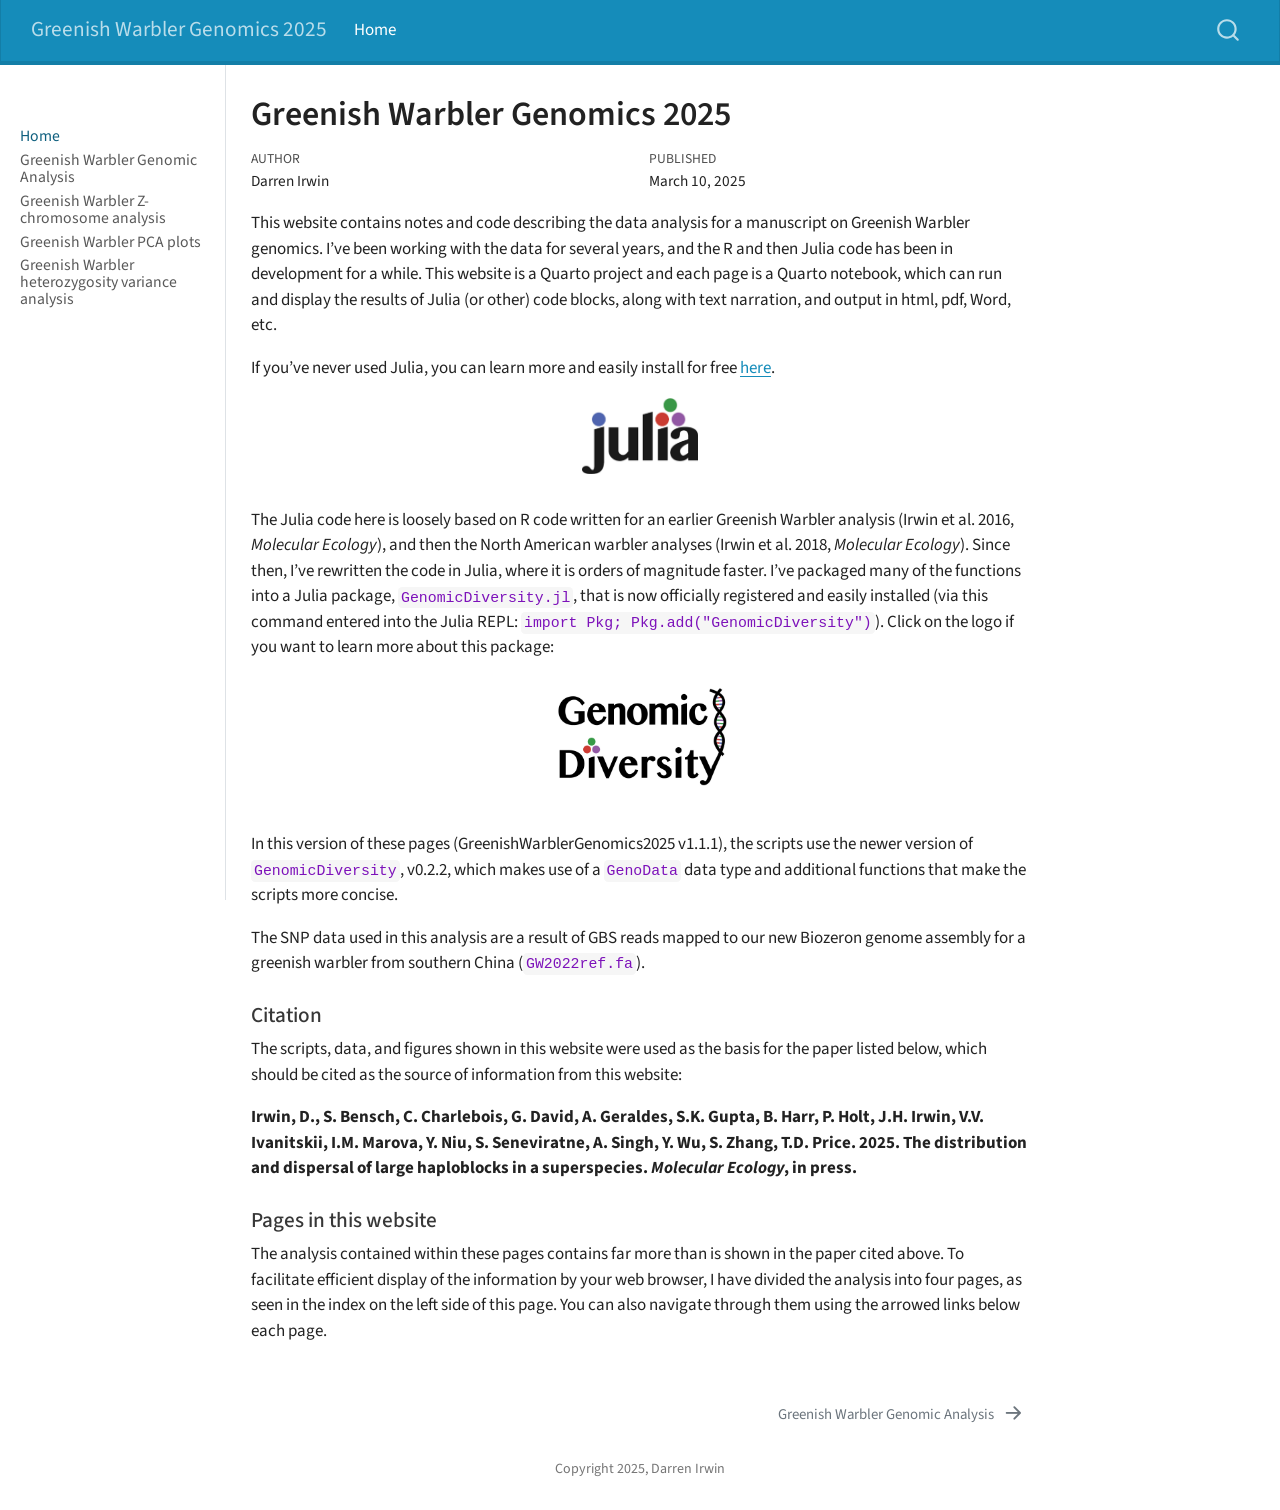
<file: docs/index.html>
<!DOCTYPE html>
<html xmlns="http://www.w3.org/1999/xhtml" lang="en" xml:lang="en"><head>

<meta charset="utf-8">
<meta name="generator" content="quarto-1.6.39">

<meta name="viewport" content="width=device-width, initial-scale=1.0, user-scalable=yes">

<meta name="author" content="Darren Irwin">
<meta name="dcterms.date" content="2025-03-10">

<title>Greenish Warbler Genomics 2025</title>
<style>
code{white-space: pre-wrap;}
span.smallcaps{font-variant: small-caps;}
div.columns{display: flex; gap: min(4vw, 1.5em);}
div.column{flex: auto; overflow-x: auto;}
div.hanging-indent{margin-left: 1.5em; text-indent: -1.5em;}
ul.task-list{list-style: none;}
ul.task-list li input[type="checkbox"] {
  width: 0.8em;
  margin: 0 0.8em 0.2em -1em; /* quarto-specific, see https://github.com/quarto-dev/quarto-cli/issues/4556 */ 
  vertical-align: middle;
}
</style>


<script src="site_libs/quarto-nav/quarto-nav.js"></script>
<script src="site_libs/quarto-nav/headroom.min.js"></script>
<script src="site_libs/clipboard/clipboard.min.js"></script>
<script src="site_libs/quarto-search/autocomplete.umd.js"></script>
<script src="site_libs/quarto-search/fuse.min.js"></script>
<script src="site_libs/quarto-search/quarto-search.js"></script>
<meta name="quarto:offset" content="./">
<link href="./GreenishWarblerGenomics2025.html" rel="next">
<script src="site_libs/quarto-html/quarto.js"></script>
<script src="site_libs/quarto-html/popper.min.js"></script>
<script src="site_libs/quarto-html/tippy.umd.min.js"></script>
<script src="site_libs/quarto-html/anchor.min.js"></script>
<link href="site_libs/quarto-html/tippy.css" rel="stylesheet">
<link href="site_libs/quarto-html/quarto-syntax-highlighting-e26003cea8cd680ca0c55a263523d882.css" rel="stylesheet" id="quarto-text-highlighting-styles">
<script src="site_libs/bootstrap/bootstrap.min.js"></script>
<link href="site_libs/bootstrap/bootstrap-icons.css" rel="stylesheet">
<link href="site_libs/bootstrap/bootstrap-8e2ff42e21970f6ffb759f3711bfd93b.min.css" rel="stylesheet" append-hash="true" id="quarto-bootstrap" data-mode="light">
<script id="quarto-search-options" type="application/json">{
  "location": "navbar",
  "copy-button": false,
  "collapse-after": 3,
  "panel-placement": "end",
  "type": "overlay",
  "limit": 50,
  "keyboard-shortcut": [
    "f",
    "/",
    "s"
  ],
  "show-item-context": false,
  "language": {
    "search-no-results-text": "No results",
    "search-matching-documents-text": "matching documents",
    "search-copy-link-title": "Copy link to search",
    "search-hide-matches-text": "Hide additional matches",
    "search-more-match-text": "more match in this document",
    "search-more-matches-text": "more matches in this document",
    "search-clear-button-title": "Clear",
    "search-text-placeholder": "",
    "search-detached-cancel-button-title": "Cancel",
    "search-submit-button-title": "Submit",
    "search-label": "Search"
  }
}</script>


<link rel="stylesheet" href="styles.css">
</head>

<body class="nav-sidebar docked nav-fixed">

<div id="quarto-search-results"></div>
  <header id="quarto-header" class="headroom fixed-top">
    <nav class="navbar navbar-expand-lg " data-bs-theme="dark">
      <div class="navbar-container container-fluid">
      <div class="navbar-brand-container mx-auto">
    <a class="navbar-brand" href="./index.html">
    <span class="navbar-title">Greenish Warbler Genomics 2025</span>
    </a>
  </div>
            <div id="quarto-search" class="" title="Search"></div>
          <button class="navbar-toggler" type="button" data-bs-toggle="collapse" data-bs-target="#navbarCollapse" aria-controls="navbarCollapse" role="menu" aria-expanded="false" aria-label="Toggle navigation" onclick="if (window.quartoToggleHeadroom) { window.quartoToggleHeadroom(); }">
  <span class="navbar-toggler-icon"></span>
</button>
          <div class="collapse navbar-collapse" id="navbarCollapse">
            <ul class="navbar-nav navbar-nav-scroll me-auto">
  <li class="nav-item">
    <a class="nav-link active" href="./index.html" aria-current="page"> 
<span class="menu-text">Home</span></a>
  </li>  
</ul>
          </div> <!-- /navcollapse -->
            <div class="quarto-navbar-tools">
</div>
      </div> <!-- /container-fluid -->
    </nav>
  <nav class="quarto-secondary-nav">
    <div class="container-fluid d-flex">
      <button type="button" class="quarto-btn-toggle btn" data-bs-toggle="collapse" role="button" data-bs-target=".quarto-sidebar-collapse-item" aria-controls="quarto-sidebar" aria-expanded="false" aria-label="Toggle sidebar navigation" onclick="if (window.quartoToggleHeadroom) { window.quartoToggleHeadroom(); }">
        <i class="bi bi-layout-text-sidebar-reverse"></i>
      </button>
        <a class="flex-grow-1 no-decor" role="navigation" data-bs-toggle="collapse" data-bs-target=".quarto-sidebar-collapse-item" aria-controls="quarto-sidebar" aria-expanded="false" aria-label="Toggle sidebar navigation" onclick="if (window.quartoToggleHeadroom) { window.quartoToggleHeadroom(); }">      
          <h1 class="quarto-secondary-nav-title">Greenish Warbler Genomics 2025</h1>
        </a>     
      <button type="button" class="btn quarto-search-button" aria-label="Search" onclick="window.quartoOpenSearch();">
        <i class="bi bi-search"></i>
      </button>
    </div>
  </nav>
</header>
<!-- content -->
<div id="quarto-content" class="quarto-container page-columns page-rows-contents page-layout-article page-navbar">
<!-- sidebar -->
  <nav id="quarto-sidebar" class="sidebar collapse collapse-horizontal quarto-sidebar-collapse-item sidebar-navigation docked overflow-auto">
        <div class="mt-2 flex-shrink-0 align-items-center">
        <div class="sidebar-search">
        <div id="quarto-search" class="" title="Search"></div>
        </div>
        </div>
    <div class="sidebar-menu-container"> 
    <ul class="list-unstyled mt-1">
        <li class="sidebar-item">
  <div class="sidebar-item-container"> 
  <a href="./index.html" class="sidebar-item-text sidebar-link active">
 <span class="menu-text">Home</span></a>
  </div>
</li>
        <li class="sidebar-item">
  <div class="sidebar-item-container"> 
  <a href="./GreenishWarblerGenomics2025.html" class="sidebar-item-text sidebar-link">
 <span class="menu-text">Greenish Warbler Genomic Analysis</span></a>
  </div>
</li>
        <li class="sidebar-item">
  <div class="sidebar-item-container"> 
  <a href="./GW_Zchromosome_analysis.html" class="sidebar-item-text sidebar-link">
 <span class="menu-text">Greenish Warbler Z-chromosome analysis</span></a>
  </div>
</li>
        <li class="sidebar-item">
  <div class="sidebar-item-container"> 
  <a href="./GW_PCAplots.html" class="sidebar-item-text sidebar-link">
 <span class="menu-text">Greenish Warbler PCA plots</span></a>
  </div>
</li>
        <li class="sidebar-item">
  <div class="sidebar-item-container"> 
  <a href="./GW_Heterozygosity_Variance.html" class="sidebar-item-text sidebar-link">
 <span class="menu-text">Greenish Warbler heterozygosity variance analysis</span></a>
  </div>
</li>
    </ul>
    </div>
</nav>
<div id="quarto-sidebar-glass" class="quarto-sidebar-collapse-item" data-bs-toggle="collapse" data-bs-target=".quarto-sidebar-collapse-item"></div>
<!-- margin-sidebar -->
    <div id="quarto-margin-sidebar" class="sidebar margin-sidebar zindex-bottom">
        
    </div>
<!-- main -->
<main class="content" id="quarto-document-content">

<header id="title-block-header" class="quarto-title-block default">
<div class="quarto-title">
<h1 class="title d-none d-lg-block">Greenish Warbler Genomics 2025</h1>
</div>



<div class="quarto-title-meta">

    <div>
    <div class="quarto-title-meta-heading">Author</div>
    <div class="quarto-title-meta-contents">
             <p>Darren Irwin </p>
          </div>
  </div>
    
    <div>
    <div class="quarto-title-meta-heading">Published</div>
    <div class="quarto-title-meta-contents">
      <p class="date">March 10, 2025</p>
    </div>
  </div>
  
    
  </div>
  


</header>


<p>This website contains notes and code describing the data analysis for a manuscript on Greenish Warbler genomics. I’ve been working with the data for several years, and the R and then Julia code has been in development for a while. This website is a Quarto project and each page is a Quarto notebook, which can run and display the results of Julia (or other) code blocks, along with text narration, and output in html, pdf, Word, etc.</p>
<p>If you’ve never used Julia, you can learn more and easily install for free <a href="https://julialang.org">here</a>.</p>
<div class="quarto-figure quarto-figure-center">
<figure class="figure">
<p><a href="https://julialang.org"><img src="Julia_logo.jpg" class="img-fluid quarto-figure quarto-figure-center figure-img" style="width:15.0%"></a></p>
</figure>
</div>
<p>The Julia code here is loosely based on R code written for an earlier Greenish Warbler analysis (Irwin et al.&nbsp;2016, <em>Molecular Ecology</em>), and then the North American warbler analyses (Irwin et al.&nbsp;2018, <em>Molecular Ecology</em>). Since then, I’ve rewritten the code in Julia, where it is orders of magnitude faster. I’ve packaged many of the functions into a Julia package, <code>GenomicDiversity.jl</code>, that is now officially registered and easily installed (via this command entered into the Julia REPL: <code>import Pkg; Pkg.add("GenomicDiversity")</code>). Click on the logo if you want to learn more about this package:</p>
<div class="quarto-figure quarto-figure-center">
<figure class="figure">
<p><a href="https://github.com/darreni/GenomicDiversity.jl"><img src="GenomicDiversity_logo.jpg" class="img-fluid quarto-figure quarto-figure-center figure-img" style="width:25.0%"></a></p>
</figure>
</div>
<p>In this version of these pages (GreenishWarblerGenomics2025 v1.1.1), the scripts use the newer version of <code>GenomicDiversity</code>, v0.2.2, which makes use of a <code>GenoData</code> data type and additional functions that make the scripts more concise.</p>
<p>The SNP data used in this analysis are a result of GBS reads mapped to our new Biozeron genome assembly for a greenish warbler from southern China (<code>GW2022ref.fa</code>).</p>
<section id="citation" class="level4">
<h4 class="anchored" data-anchor-id="citation">Citation</h4>
<p>The scripts, data, and figures shown in this website were used as the basis for the paper listed below, which should be cited as the source of information from this website:</p>
<p><strong>Irwin, D., S. Bensch, C. Charlebois, G. David, A. Geraldes, S.K. Gupta, B. Harr, P. Holt, J.H. Irwin, V.V. Ivanitskii, I.M. Marova, Y. Niu, S. Seneviratne, A. Singh, Y. Wu, S. Zhang, T.D. Price. 2025. The distribution and dispersal of large haploblocks in a superspecies. <em>Molecular Ecology</em>, in press.</strong></p>
</section>
<section id="pages-in-this-website" class="level4">
<h4 class="anchored" data-anchor-id="pages-in-this-website">Pages in this website</h4>
<p>The analysis contained within these pages contains far more than is shown in the paper cited above. To facilitate efficient display of the information by your web browser, I have divided the analysis into four pages, as seen in the index on the left side of this page. You can also navigate through them using the arrowed links below each page.</p>


</section>

</main> <!-- /main -->
<script id="quarto-html-after-body" type="application/javascript">
window.document.addEventListener("DOMContentLoaded", function (event) {
  const toggleBodyColorMode = (bsSheetEl) => {
    const mode = bsSheetEl.getAttribute("data-mode");
    const bodyEl = window.document.querySelector("body");
    if (mode === "dark") {
      bodyEl.classList.add("quarto-dark");
      bodyEl.classList.remove("quarto-light");
    } else {
      bodyEl.classList.add("quarto-light");
      bodyEl.classList.remove("quarto-dark");
    }
  }
  const toggleBodyColorPrimary = () => {
    const bsSheetEl = window.document.querySelector("link#quarto-bootstrap");
    if (bsSheetEl) {
      toggleBodyColorMode(bsSheetEl);
    }
  }
  toggleBodyColorPrimary();  
  const icon = "";
  const anchorJS = new window.AnchorJS();
  anchorJS.options = {
    placement: 'right',
    icon: icon
  };
  anchorJS.add('.anchored');
  const isCodeAnnotation = (el) => {
    for (const clz of el.classList) {
      if (clz.startsWith('code-annotation-')) {                     
        return true;
      }
    }
    return false;
  }
  const onCopySuccess = function(e) {
    // button target
    const button = e.trigger;
    // don't keep focus
    button.blur();
    // flash "checked"
    button.classList.add('code-copy-button-checked');
    var currentTitle = button.getAttribute("title");
    button.setAttribute("title", "Copied!");
    let tooltip;
    if (window.bootstrap) {
      button.setAttribute("data-bs-toggle", "tooltip");
      button.setAttribute("data-bs-placement", "left");
      button.setAttribute("data-bs-title", "Copied!");
      tooltip = new bootstrap.Tooltip(button, 
        { trigger: "manual", 
          customClass: "code-copy-button-tooltip",
          offset: [0, -8]});
      tooltip.show();    
    }
    setTimeout(function() {
      if (tooltip) {
        tooltip.hide();
        button.removeAttribute("data-bs-title");
        button.removeAttribute("data-bs-toggle");
        button.removeAttribute("data-bs-placement");
      }
      button.setAttribute("title", currentTitle);
      button.classList.remove('code-copy-button-checked');
    }, 1000);
    // clear code selection
    e.clearSelection();
  }
  const getTextToCopy = function(trigger) {
      const codeEl = trigger.previousElementSibling.cloneNode(true);
      for (const childEl of codeEl.children) {
        if (isCodeAnnotation(childEl)) {
          childEl.remove();
        }
      }
      return codeEl.innerText;
  }
  const clipboard = new window.ClipboardJS('.code-copy-button:not([data-in-quarto-modal])', {
    text: getTextToCopy
  });
  clipboard.on('success', onCopySuccess);
  if (window.document.getElementById('quarto-embedded-source-code-modal')) {
    const clipboardModal = new window.ClipboardJS('.code-copy-button[data-in-quarto-modal]', {
      text: getTextToCopy,
      container: window.document.getElementById('quarto-embedded-source-code-modal')
    });
    clipboardModal.on('success', onCopySuccess);
  }
    var localhostRegex = new RegExp(/^(?:http|https):\/\/localhost\:?[0-9]*\//);
    var mailtoRegex = new RegExp(/^mailto:/);
      var filterRegex = new RegExp('/' + window.location.host + '/');
    var isInternal = (href) => {
        return filterRegex.test(href) || localhostRegex.test(href) || mailtoRegex.test(href);
    }
    // Inspect non-navigation links and adorn them if external
 	var links = window.document.querySelectorAll('a[href]:not(.nav-link):not(.navbar-brand):not(.toc-action):not(.sidebar-link):not(.sidebar-item-toggle):not(.pagination-link):not(.no-external):not([aria-hidden]):not(.dropdown-item):not(.quarto-navigation-tool):not(.about-link)');
    for (var i=0; i<links.length; i++) {
      const link = links[i];
      if (!isInternal(link.href)) {
        // undo the damage that might have been done by quarto-nav.js in the case of
        // links that we want to consider external
        if (link.dataset.originalHref !== undefined) {
          link.href = link.dataset.originalHref;
        }
          // target, if specified
          link.setAttribute("target", "_blank");
          if (link.getAttribute("rel") === null) {
            link.setAttribute("rel", "noopener");
          }
      }
    }
  function tippyHover(el, contentFn, onTriggerFn, onUntriggerFn) {
    const config = {
      allowHTML: true,
      maxWidth: 500,
      delay: 100,
      arrow: false,
      appendTo: function(el) {
          return el.parentElement;
      },
      interactive: true,
      interactiveBorder: 10,
      theme: 'quarto',
      placement: 'bottom-start',
    };
    if (contentFn) {
      config.content = contentFn;
    }
    if (onTriggerFn) {
      config.onTrigger = onTriggerFn;
    }
    if (onUntriggerFn) {
      config.onUntrigger = onUntriggerFn;
    }
    window.tippy(el, config); 
  }
  const noterefs = window.document.querySelectorAll('a[role="doc-noteref"]');
  for (var i=0; i<noterefs.length; i++) {
    const ref = noterefs[i];
    tippyHover(ref, function() {
      // use id or data attribute instead here
      let href = ref.getAttribute('data-footnote-href') || ref.getAttribute('href');
      try { href = new URL(href).hash; } catch {}
      const id = href.replace(/^#\/?/, "");
      const note = window.document.getElementById(id);
      if (note) {
        return note.innerHTML;
      } else {
        return "";
      }
    });
  }
  const xrefs = window.document.querySelectorAll('a.quarto-xref');
  const processXRef = (id, note) => {
    // Strip column container classes
    const stripColumnClz = (el) => {
      el.classList.remove("page-full", "page-columns");
      if (el.children) {
        for (const child of el.children) {
          stripColumnClz(child);
        }
      }
    }
    stripColumnClz(note)
    if (id === null || id.startsWith('sec-')) {
      // Special case sections, only their first couple elements
      const container = document.createElement("div");
      if (note.children && note.children.length > 2) {
        container.appendChild(note.children[0].cloneNode(true));
        for (let i = 1; i < note.children.length; i++) {
          const child = note.children[i];
          if (child.tagName === "P" && child.innerText === "") {
            continue;
          } else {
            container.appendChild(child.cloneNode(true));
            break;
          }
        }
        if (window.Quarto?.typesetMath) {
          window.Quarto.typesetMath(container);
        }
        return container.innerHTML
      } else {
        if (window.Quarto?.typesetMath) {
          window.Quarto.typesetMath(note);
        }
        return note.innerHTML;
      }
    } else {
      // Remove any anchor links if they are present
      const anchorLink = note.querySelector('a.anchorjs-link');
      if (anchorLink) {
        anchorLink.remove();
      }
      if (window.Quarto?.typesetMath) {
        window.Quarto.typesetMath(note);
      }
      if (note.classList.contains("callout")) {
        return note.outerHTML;
      } else {
        return note.innerHTML;
      }
    }
  }
  for (var i=0; i<xrefs.length; i++) {
    const xref = xrefs[i];
    tippyHover(xref, undefined, function(instance) {
      instance.disable();
      let url = xref.getAttribute('href');
      let hash = undefined; 
      if (url.startsWith('#')) {
        hash = url;
      } else {
        try { hash = new URL(url).hash; } catch {}
      }
      if (hash) {
        const id = hash.replace(/^#\/?/, "");
        const note = window.document.getElementById(id);
        if (note !== null) {
          try {
            const html = processXRef(id, note.cloneNode(true));
            instance.setContent(html);
          } finally {
            instance.enable();
            instance.show();
          }
        } else {
          // See if we can fetch this
          fetch(url.split('#')[0])
          .then(res => res.text())
          .then(html => {
            const parser = new DOMParser();
            const htmlDoc = parser.parseFromString(html, "text/html");
            const note = htmlDoc.getElementById(id);
            if (note !== null) {
              const html = processXRef(id, note);
              instance.setContent(html);
            } 
          }).finally(() => {
            instance.enable();
            instance.show();
          });
        }
      } else {
        // See if we can fetch a full url (with no hash to target)
        // This is a special case and we should probably do some content thinning / targeting
        fetch(url)
        .then(res => res.text())
        .then(html => {
          const parser = new DOMParser();
          const htmlDoc = parser.parseFromString(html, "text/html");
          const note = htmlDoc.querySelector('main.content');
          if (note !== null) {
            // This should only happen for chapter cross references
            // (since there is no id in the URL)
            // remove the first header
            if (note.children.length > 0 && note.children[0].tagName === "HEADER") {
              note.children[0].remove();
            }
            const html = processXRef(null, note);
            instance.setContent(html);
          } 
        }).finally(() => {
          instance.enable();
          instance.show();
        });
      }
    }, function(instance) {
    });
  }
      let selectedAnnoteEl;
      const selectorForAnnotation = ( cell, annotation) => {
        let cellAttr = 'data-code-cell="' + cell + '"';
        let lineAttr = 'data-code-annotation="' +  annotation + '"';
        const selector = 'span[' + cellAttr + '][' + lineAttr + ']';
        return selector;
      }
      const selectCodeLines = (annoteEl) => {
        const doc = window.document;
        const targetCell = annoteEl.getAttribute("data-target-cell");
        const targetAnnotation = annoteEl.getAttribute("data-target-annotation");
        const annoteSpan = window.document.querySelector(selectorForAnnotation(targetCell, targetAnnotation));
        const lines = annoteSpan.getAttribute("data-code-lines").split(",");
        const lineIds = lines.map((line) => {
          return targetCell + "-" + line;
        })
        let top = null;
        let height = null;
        let parent = null;
        if (lineIds.length > 0) {
            //compute the position of the single el (top and bottom and make a div)
            const el = window.document.getElementById(lineIds[0]);
            top = el.offsetTop;
            height = el.offsetHeight;
            parent = el.parentElement.parentElement;
          if (lineIds.length > 1) {
            const lastEl = window.document.getElementById(lineIds[lineIds.length - 1]);
            const bottom = lastEl.offsetTop + lastEl.offsetHeight;
            height = bottom - top;
          }
          if (top !== null && height !== null && parent !== null) {
            // cook up a div (if necessary) and position it 
            let div = window.document.getElementById("code-annotation-line-highlight");
            if (div === null) {
              div = window.document.createElement("div");
              div.setAttribute("id", "code-annotation-line-highlight");
              div.style.position = 'absolute';
              parent.appendChild(div);
            }
            div.style.top = top - 2 + "px";
            div.style.height = height + 4 + "px";
            div.style.left = 0;
            let gutterDiv = window.document.getElementById("code-annotation-line-highlight-gutter");
            if (gutterDiv === null) {
              gutterDiv = window.document.createElement("div");
              gutterDiv.setAttribute("id", "code-annotation-line-highlight-gutter");
              gutterDiv.style.position = 'absolute';
              const codeCell = window.document.getElementById(targetCell);
              const gutter = codeCell.querySelector('.code-annotation-gutter');
              gutter.appendChild(gutterDiv);
            }
            gutterDiv.style.top = top - 2 + "px";
            gutterDiv.style.height = height + 4 + "px";
          }
          selectedAnnoteEl = annoteEl;
        }
      };
      const unselectCodeLines = () => {
        const elementsIds = ["code-annotation-line-highlight", "code-annotation-line-highlight-gutter"];
        elementsIds.forEach((elId) => {
          const div = window.document.getElementById(elId);
          if (div) {
            div.remove();
          }
        });
        selectedAnnoteEl = undefined;
      };
        // Handle positioning of the toggle
    window.addEventListener(
      "resize",
      throttle(() => {
        elRect = undefined;
        if (selectedAnnoteEl) {
          selectCodeLines(selectedAnnoteEl);
        }
      }, 10)
    );
    function throttle(fn, ms) {
    let throttle = false;
    let timer;
      return (...args) => {
        if(!throttle) { // first call gets through
            fn.apply(this, args);
            throttle = true;
        } else { // all the others get throttled
            if(timer) clearTimeout(timer); // cancel #2
            timer = setTimeout(() => {
              fn.apply(this, args);
              timer = throttle = false;
            }, ms);
        }
      };
    }
      // Attach click handler to the DT
      const annoteDls = window.document.querySelectorAll('dt[data-target-cell]');
      for (const annoteDlNode of annoteDls) {
        annoteDlNode.addEventListener('click', (event) => {
          const clickedEl = event.target;
          if (clickedEl !== selectedAnnoteEl) {
            unselectCodeLines();
            const activeEl = window.document.querySelector('dt[data-target-cell].code-annotation-active');
            if (activeEl) {
              activeEl.classList.remove('code-annotation-active');
            }
            selectCodeLines(clickedEl);
            clickedEl.classList.add('code-annotation-active');
          } else {
            // Unselect the line
            unselectCodeLines();
            clickedEl.classList.remove('code-annotation-active');
          }
        });
      }
  const findCites = (el) => {
    const parentEl = el.parentElement;
    if (parentEl) {
      const cites = parentEl.dataset.cites;
      if (cites) {
        return {
          el,
          cites: cites.split(' ')
        };
      } else {
        return findCites(el.parentElement)
      }
    } else {
      return undefined;
    }
  };
  var bibliorefs = window.document.querySelectorAll('a[role="doc-biblioref"]');
  for (var i=0; i<bibliorefs.length; i++) {
    const ref = bibliorefs[i];
    const citeInfo = findCites(ref);
    if (citeInfo) {
      tippyHover(citeInfo.el, function() {
        var popup = window.document.createElement('div');
        citeInfo.cites.forEach(function(cite) {
          var citeDiv = window.document.createElement('div');
          citeDiv.classList.add('hanging-indent');
          citeDiv.classList.add('csl-entry');
          var biblioDiv = window.document.getElementById('ref-' + cite);
          if (biblioDiv) {
            citeDiv.innerHTML = biblioDiv.innerHTML;
          }
          popup.appendChild(citeDiv);
        });
        return popup.innerHTML;
      });
    }
  }
});
</script>
<nav class="page-navigation">
  <div class="nav-page nav-page-previous">
  </div>
  <div class="nav-page nav-page-next">
      <a href="./GreenishWarblerGenomics2025.html" class="pagination-link" aria-label="Greenish Warbler Genomic Analysis">
        <span class="nav-page-text">Greenish Warbler Genomic Analysis</span> <i class="bi bi-arrow-right-short"></i>
      </a>
  </div>
</nav>
</div> <!-- /content -->
<footer class="footer">
  <div class="nav-footer">
    <div class="nav-footer-left">
      &nbsp;
    </div>   
    <div class="nav-footer-center">
<p>Copyright 2025, Darren Irwin</p>
</div>
    <div class="nav-footer-right">
      &nbsp;
    </div>
  </div>
</footer>




</body></html>
</file>
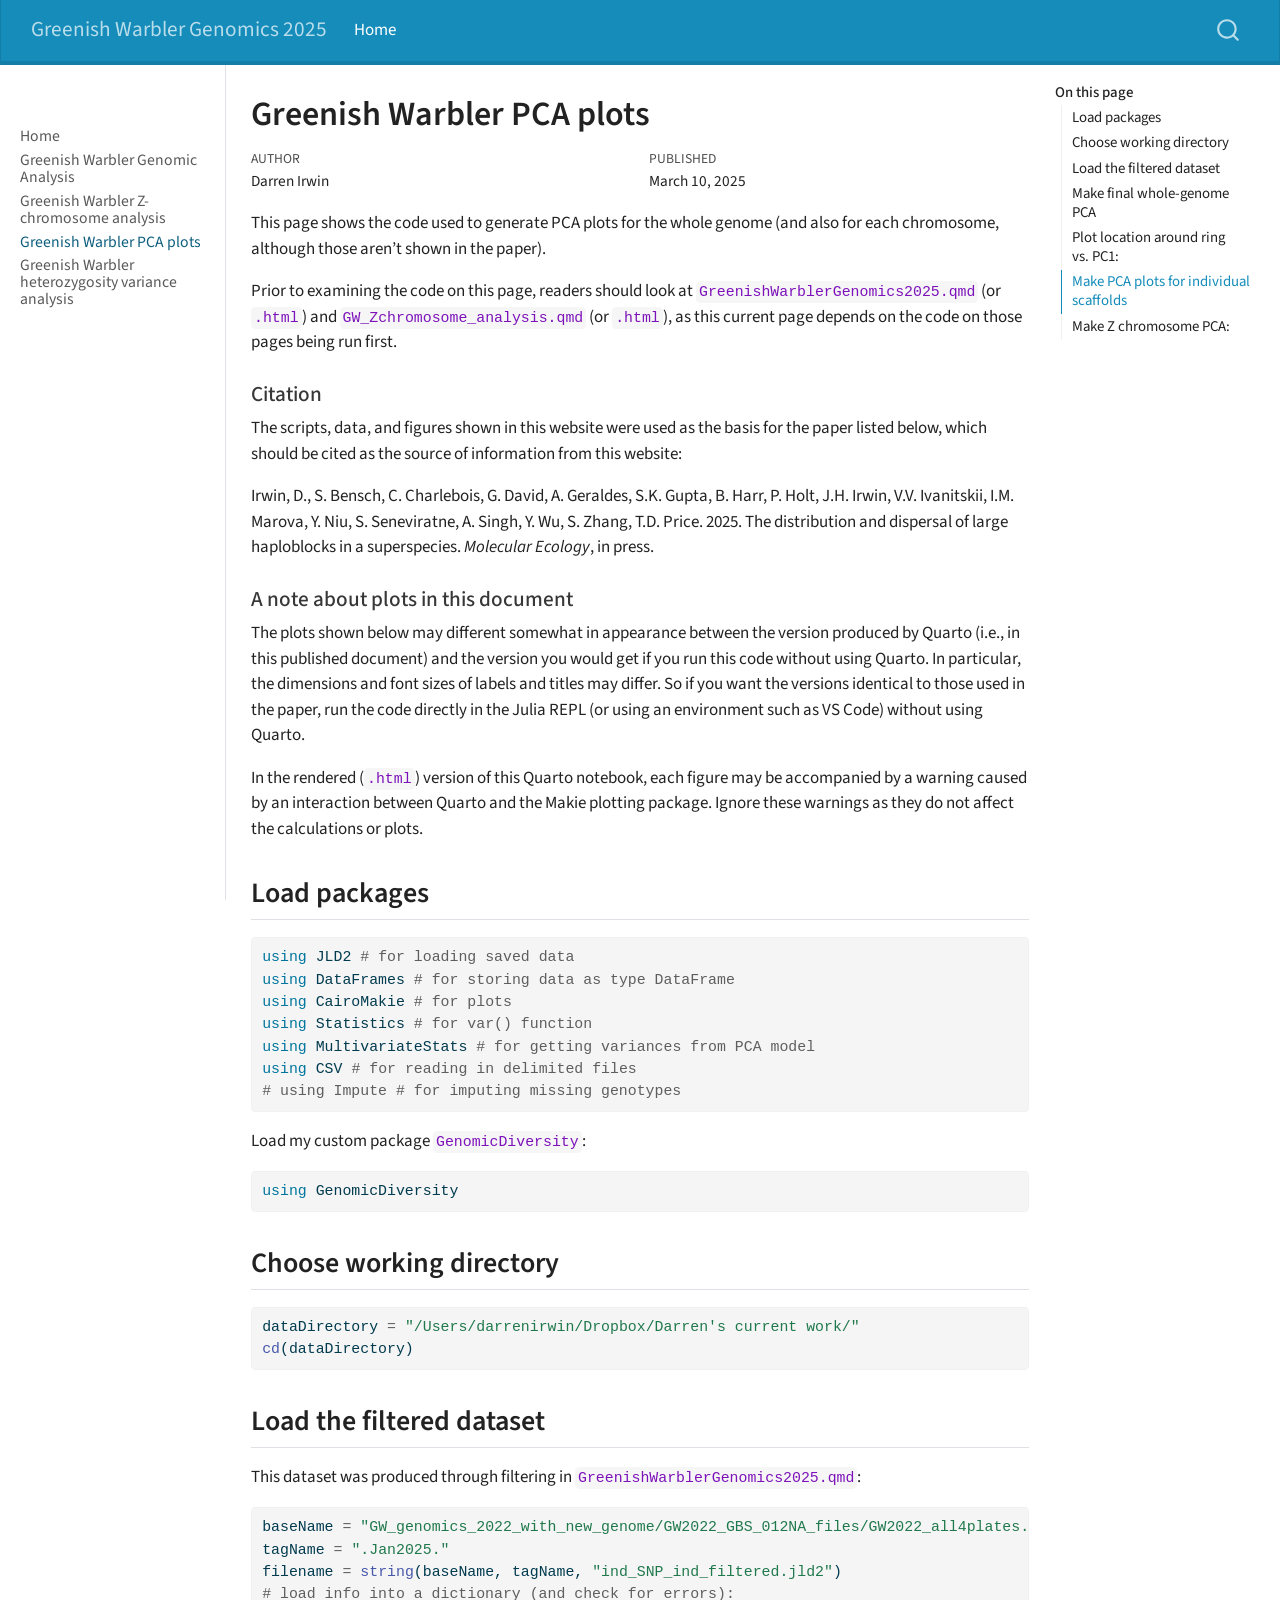
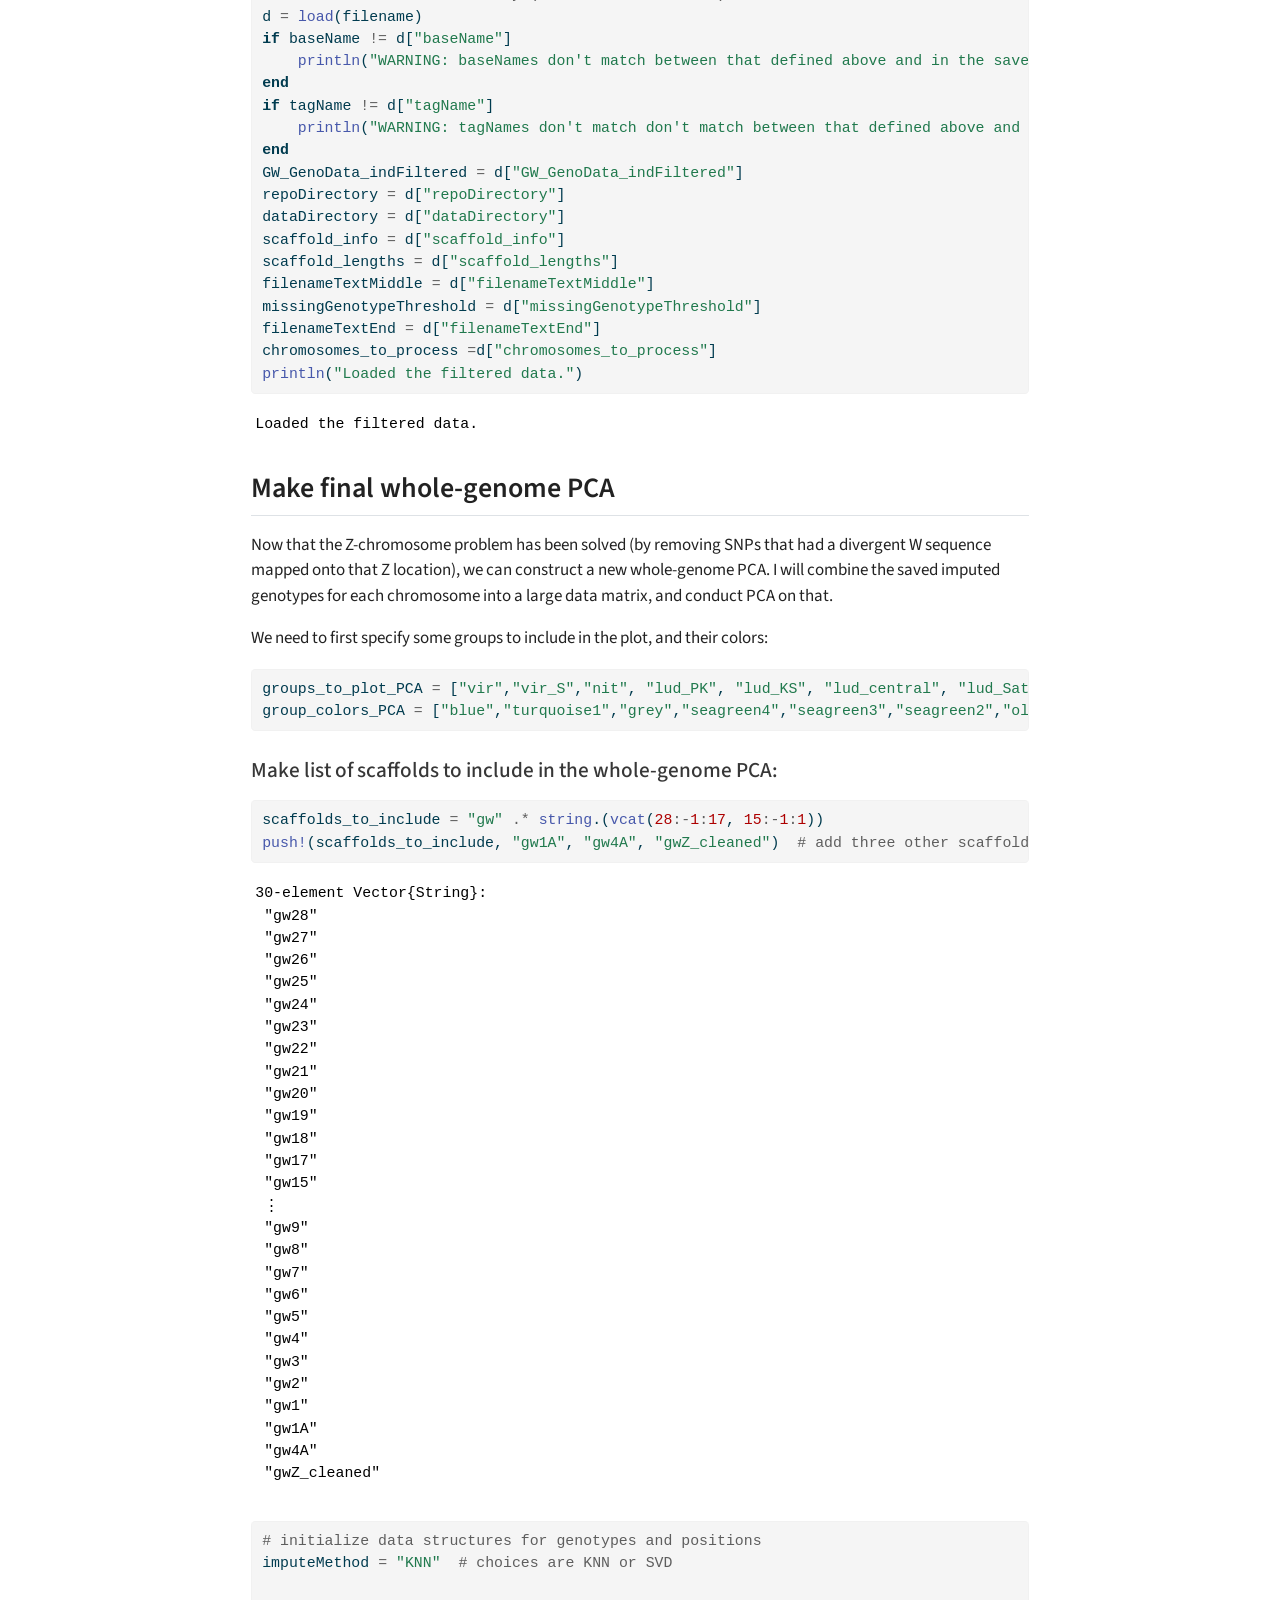
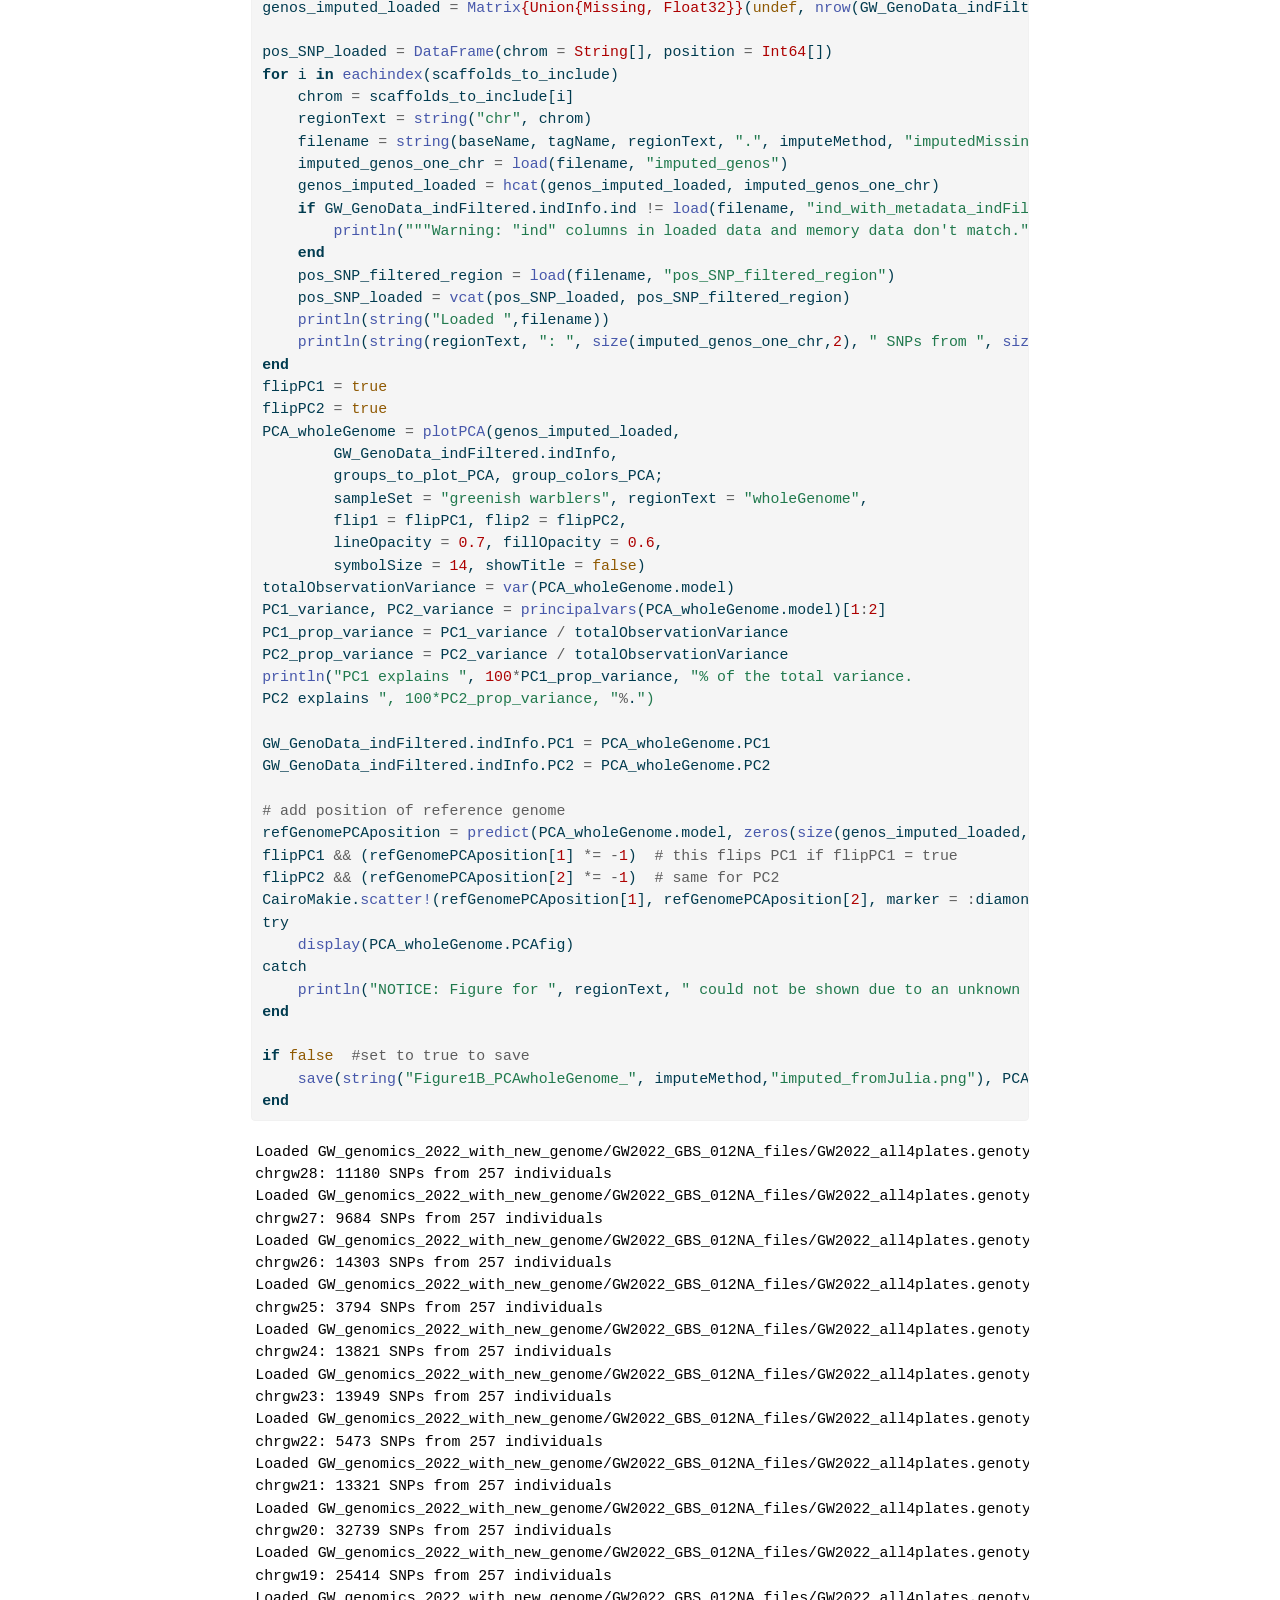
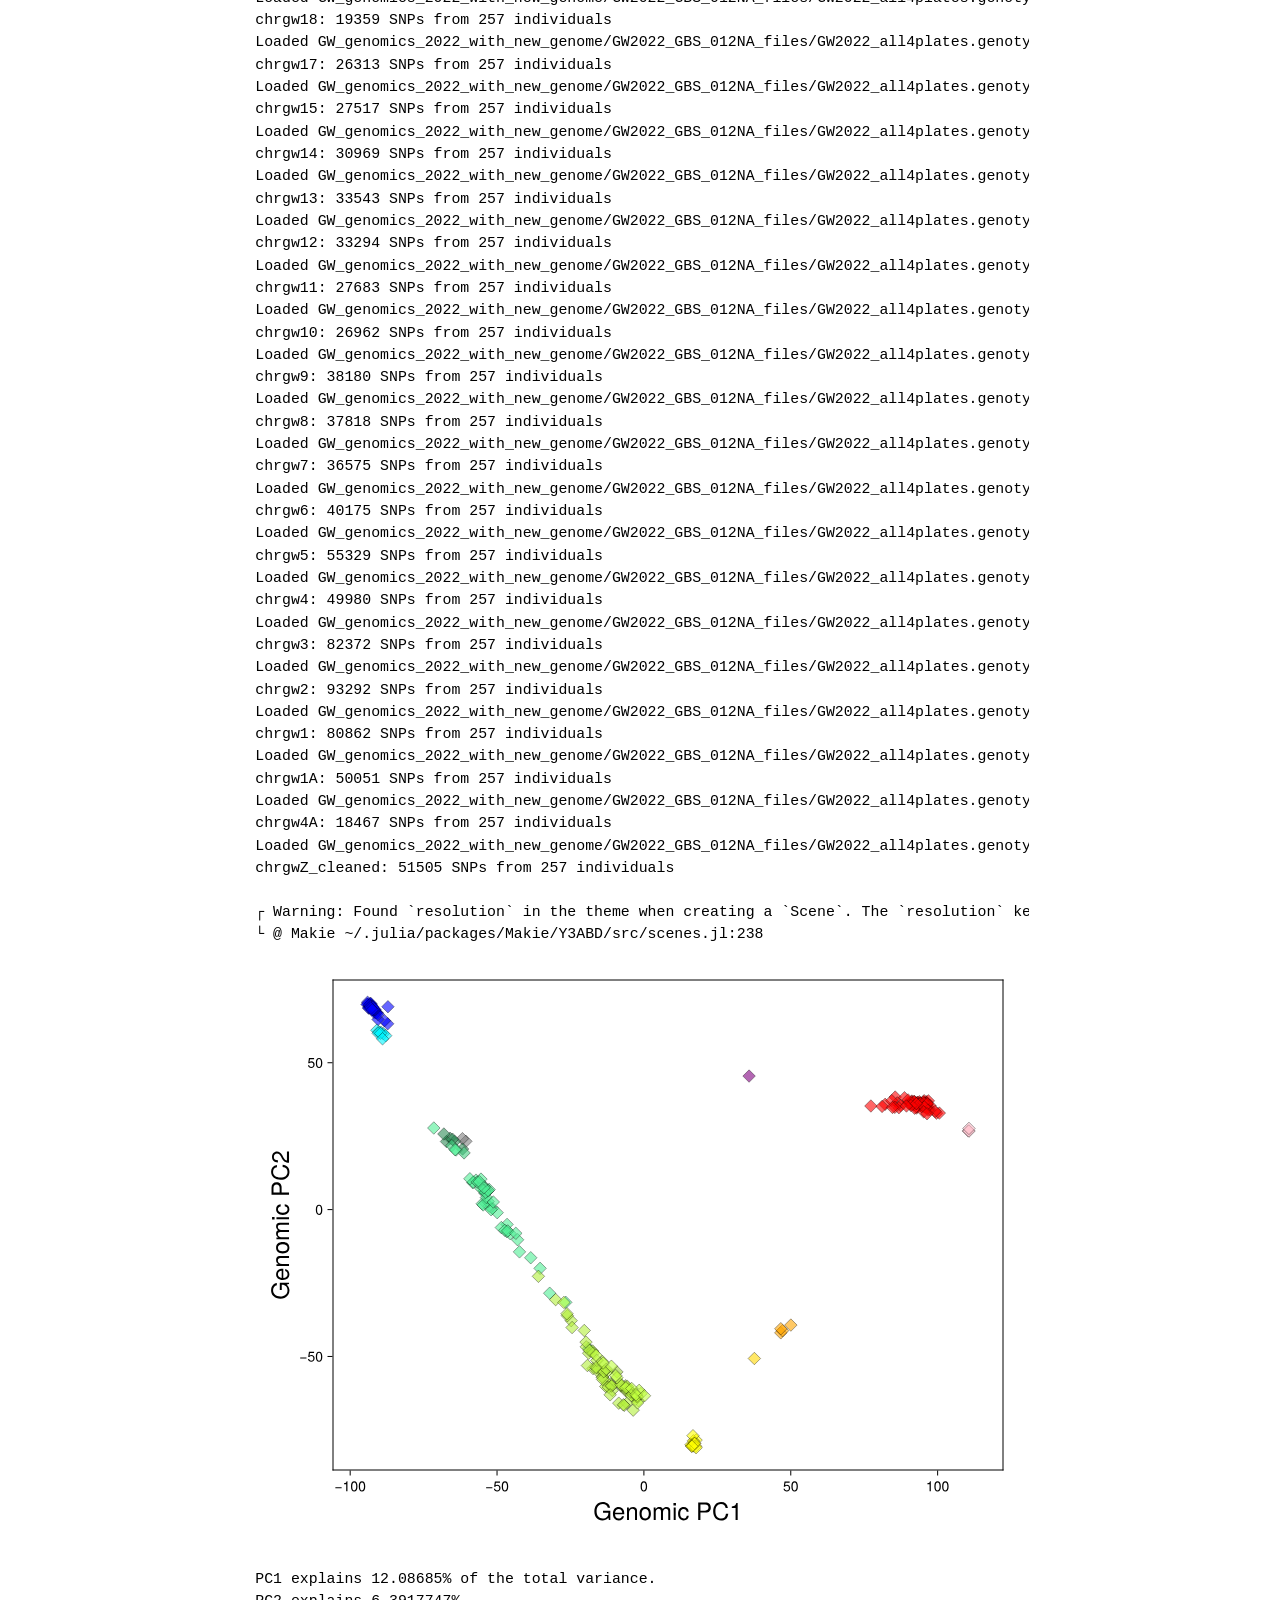
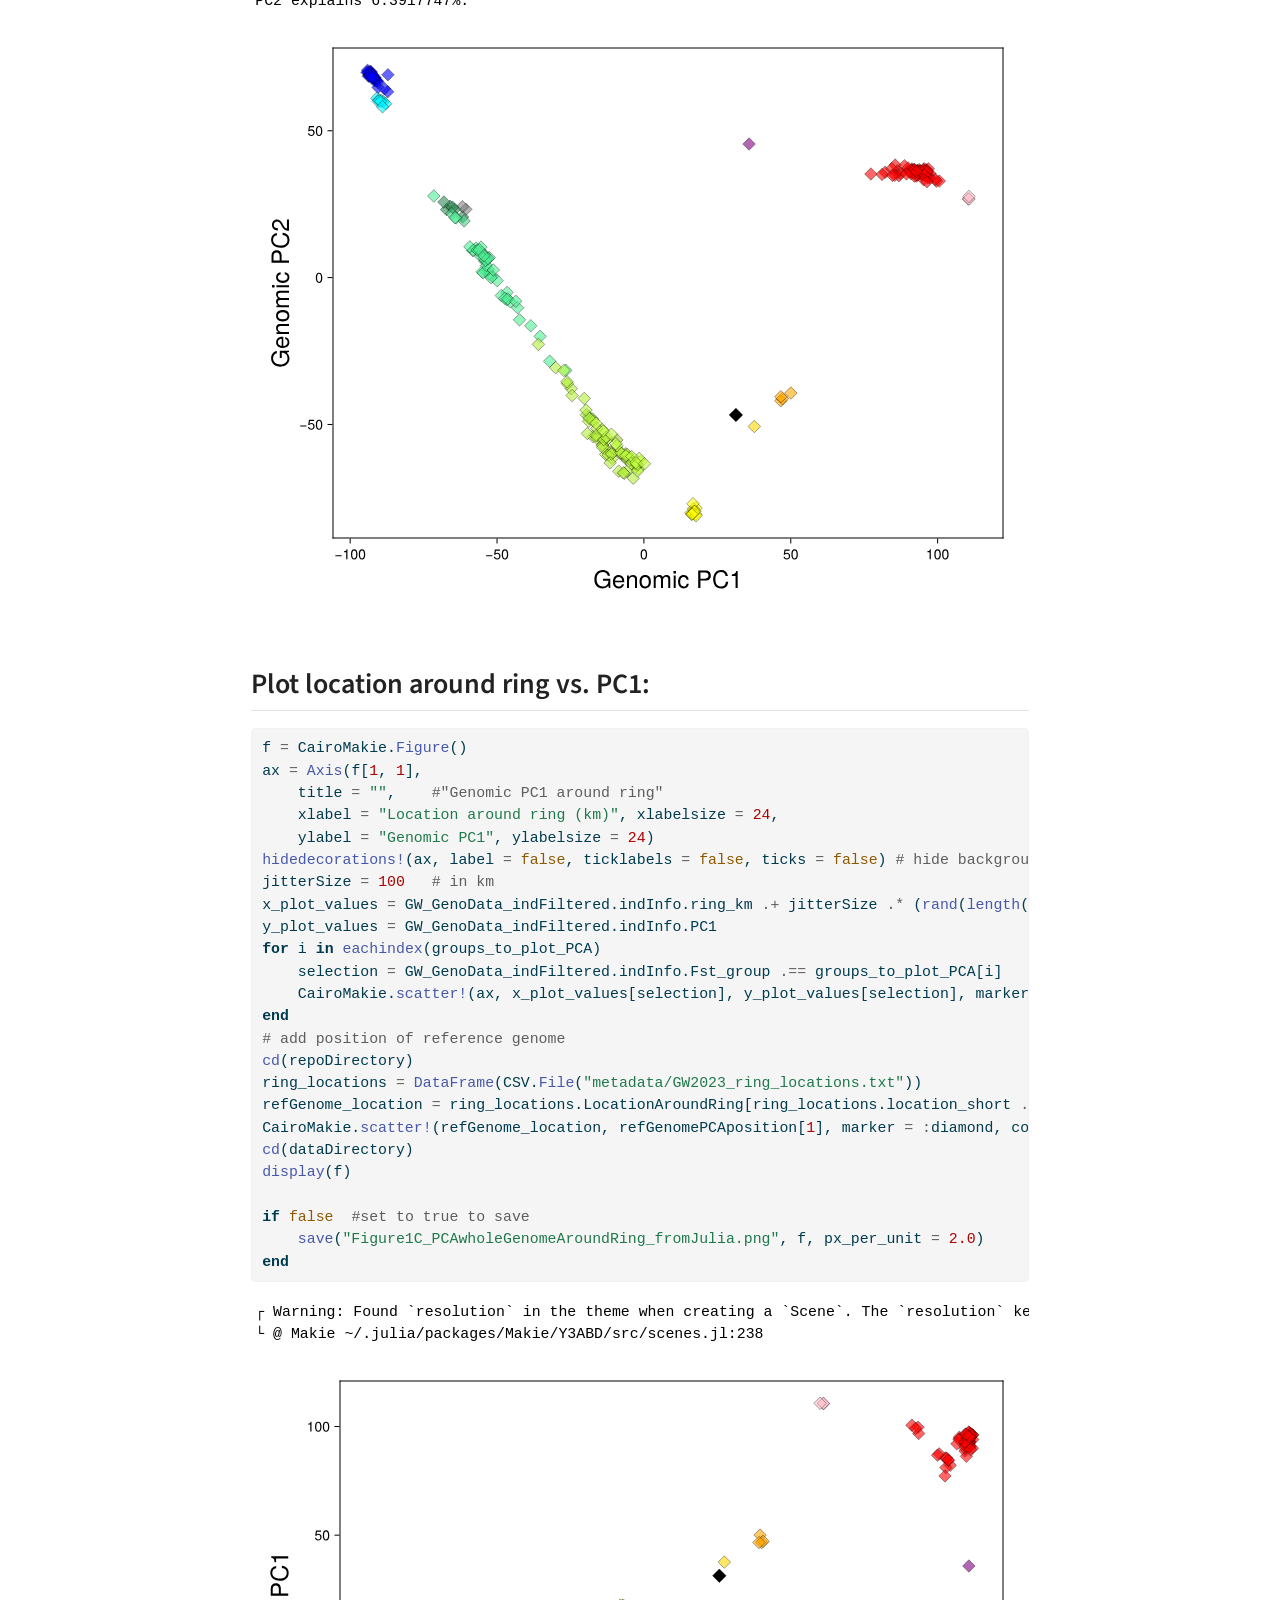
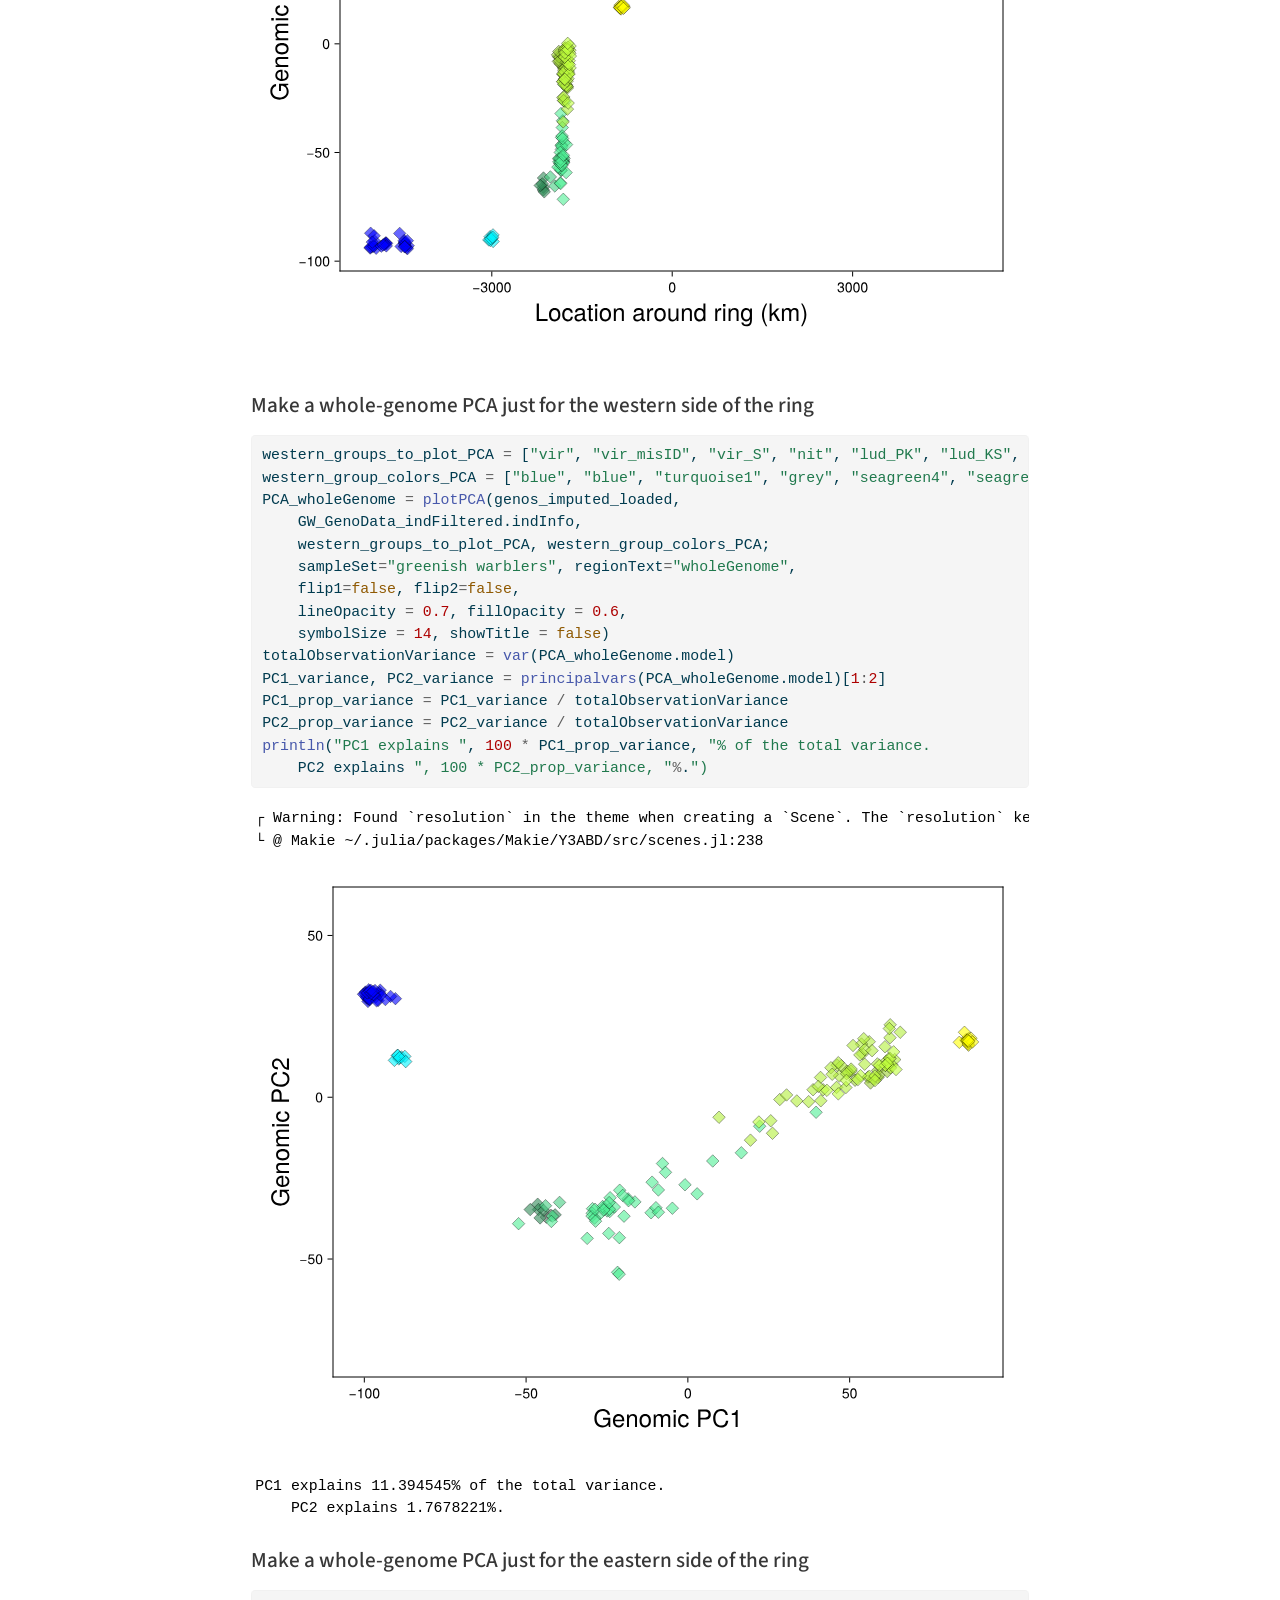
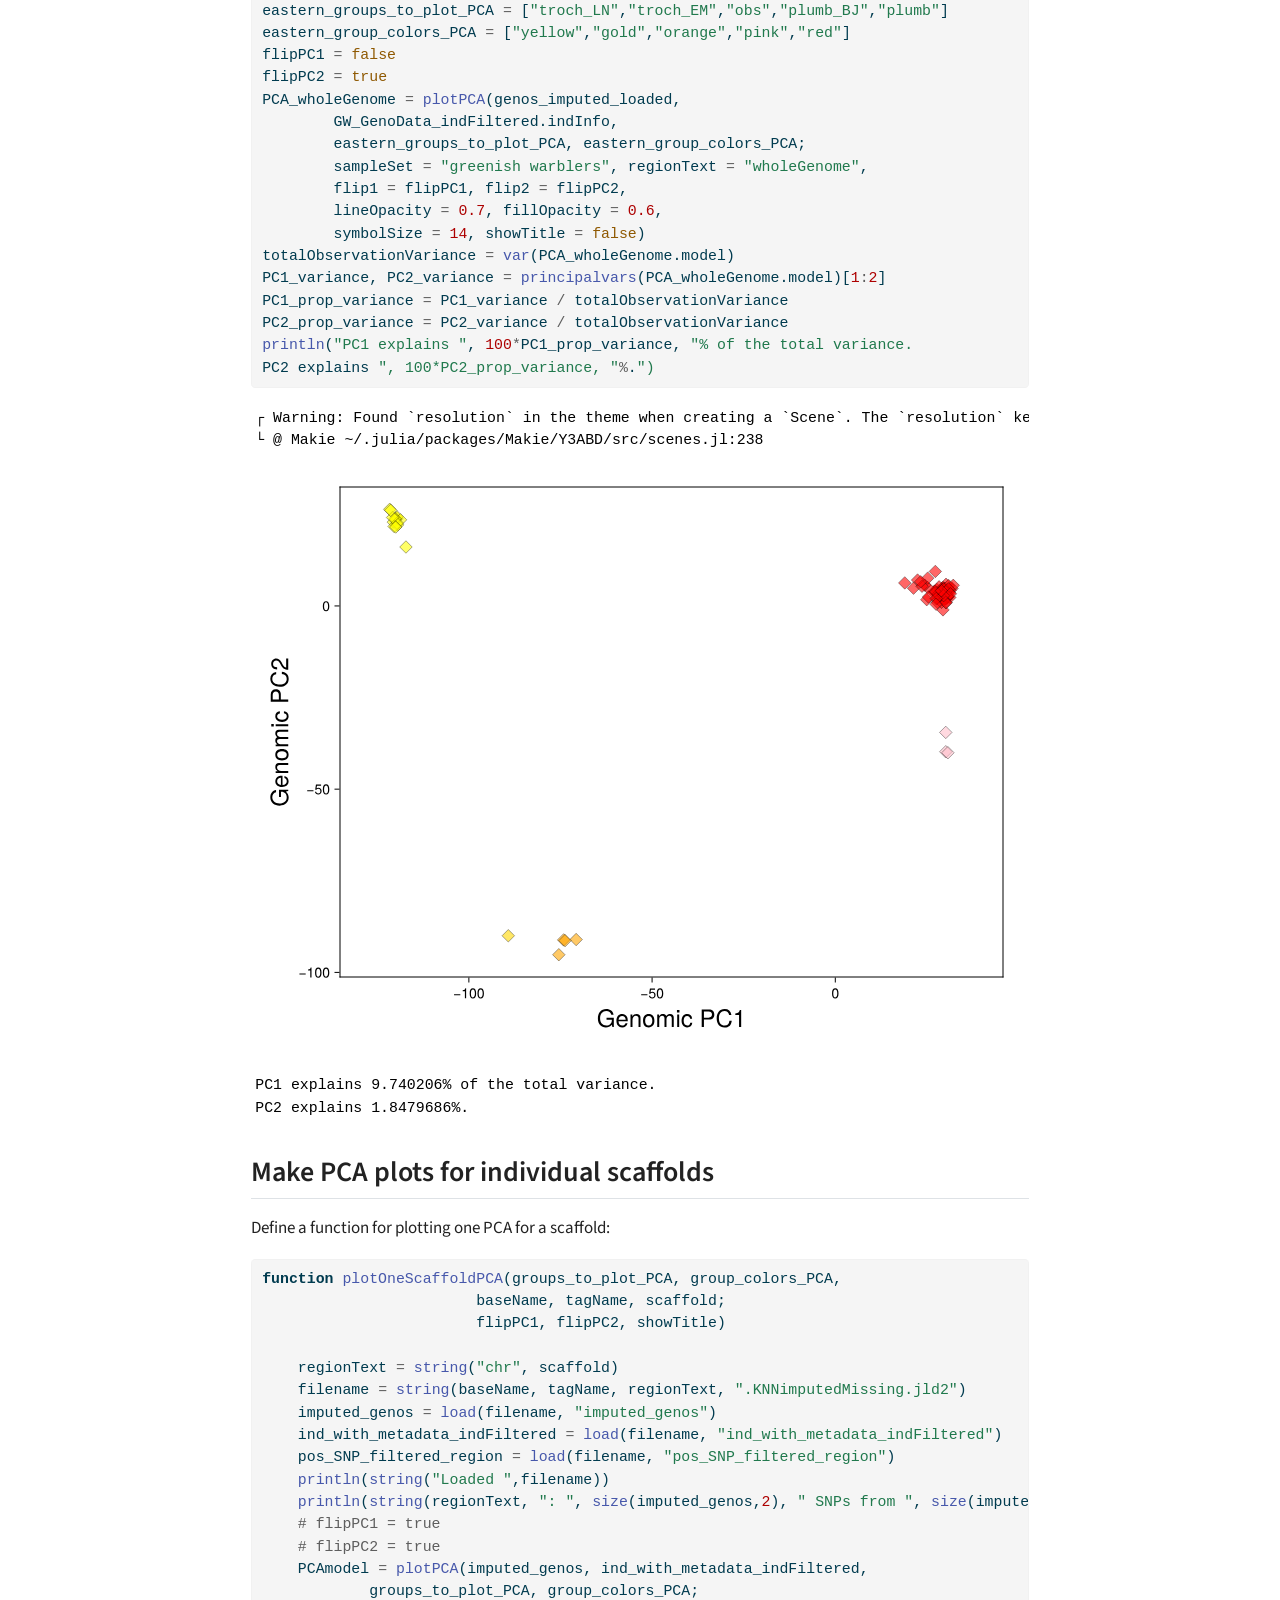
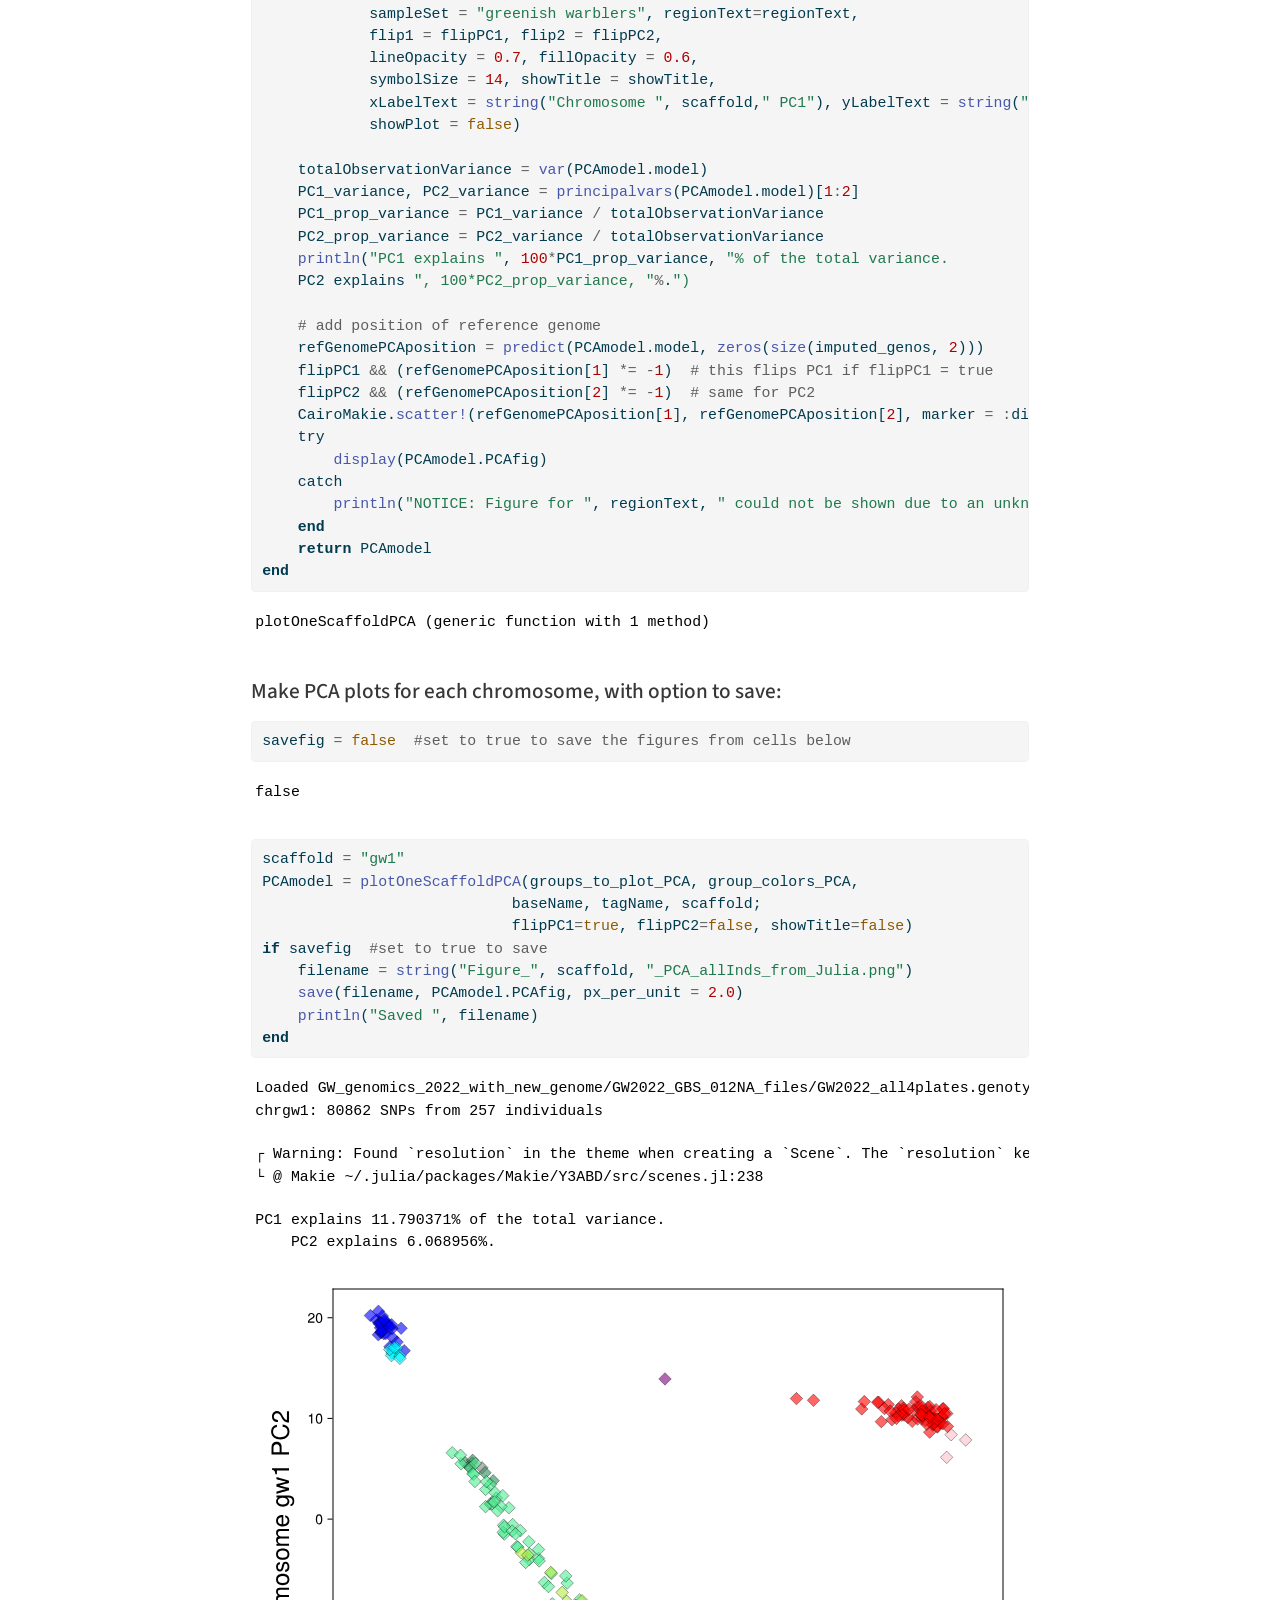
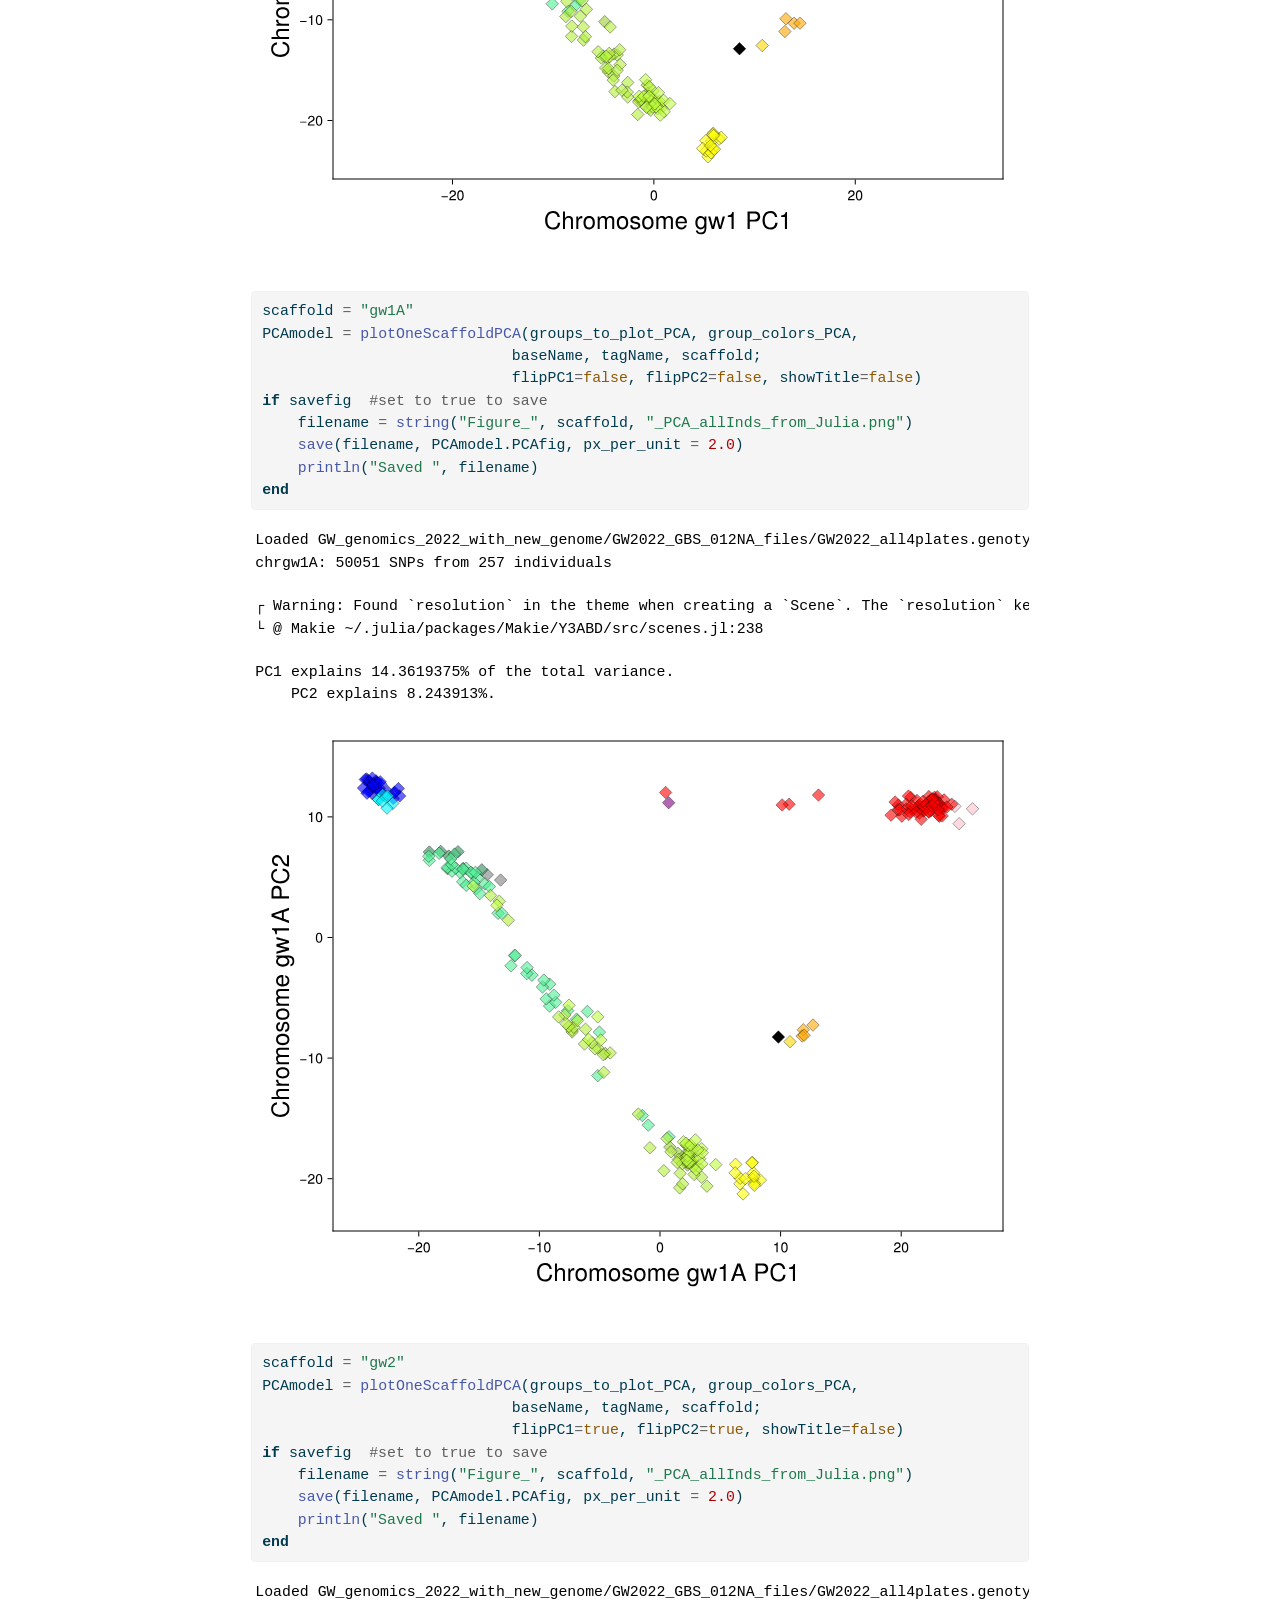
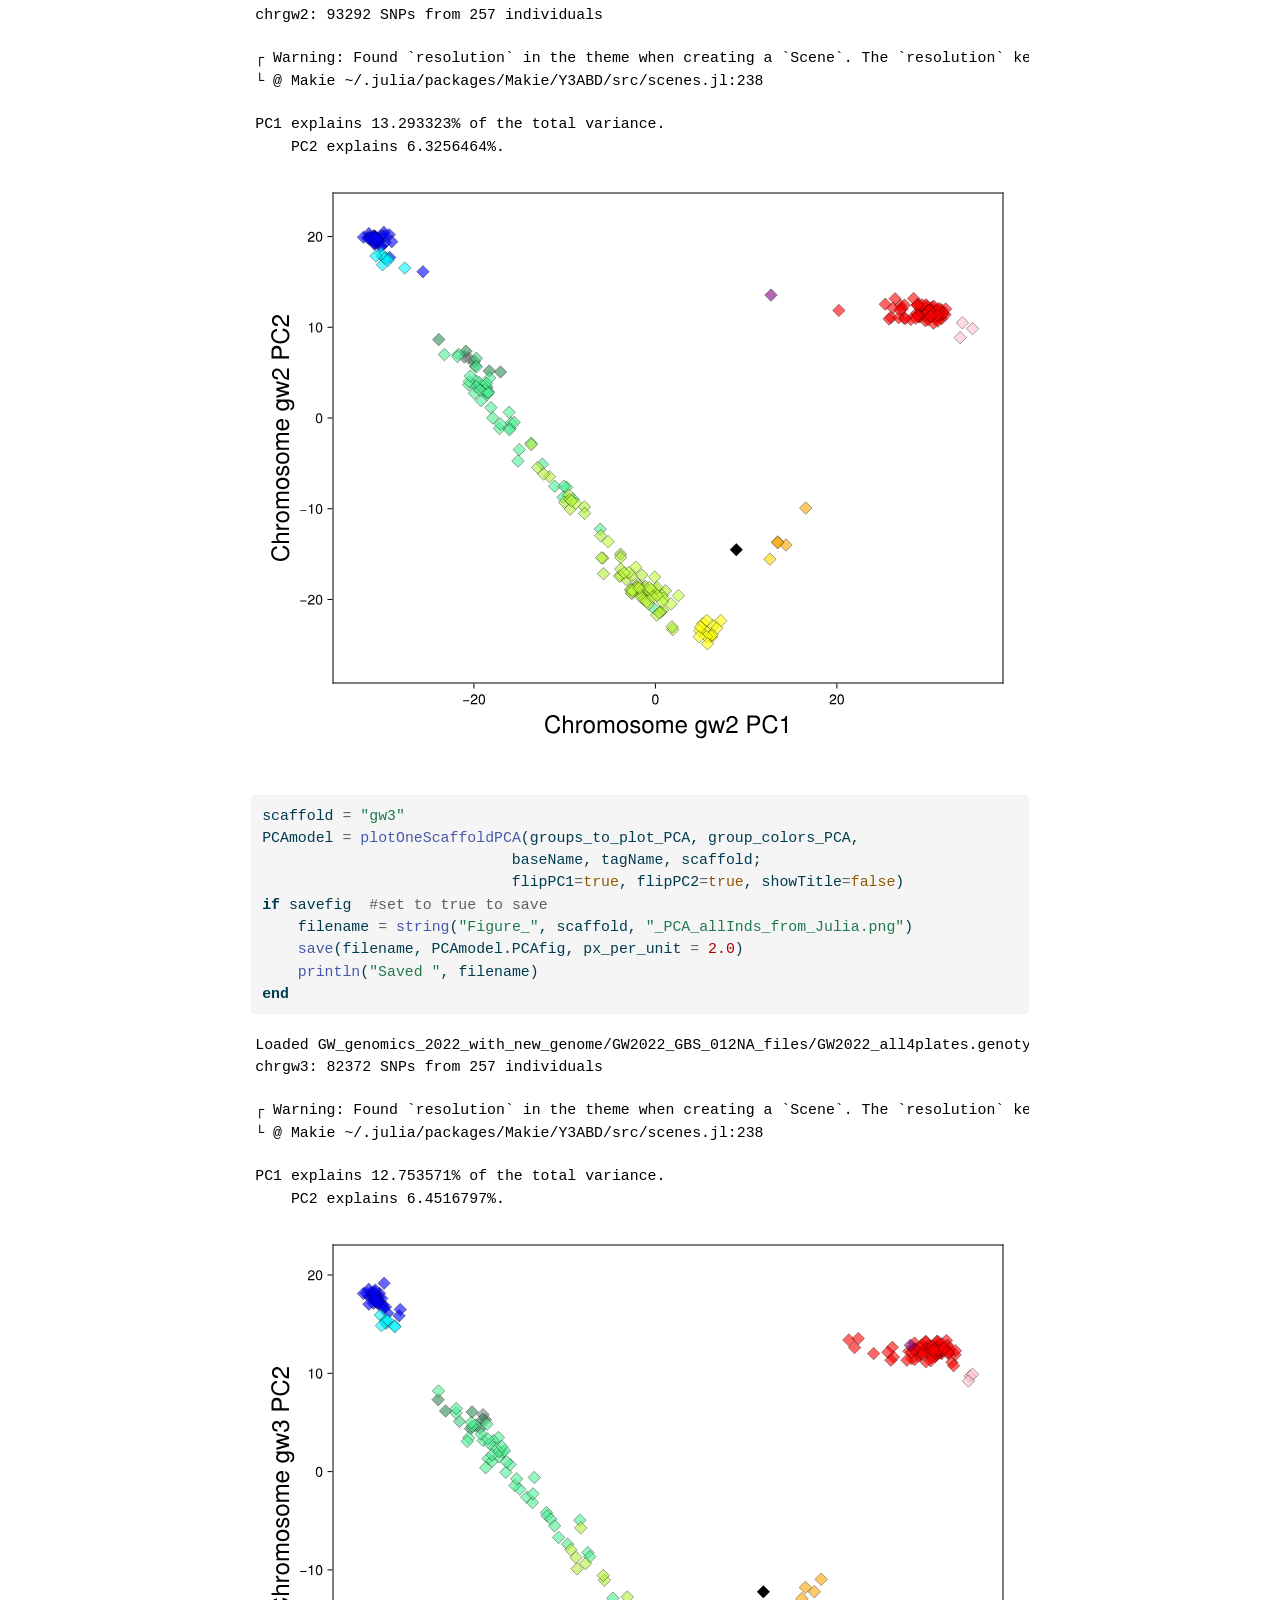
<file: docs/GW_PCAplots.html>
<!DOCTYPE html>
<html xmlns="http://www.w3.org/1999/xhtml" lang="en" xml:lang="en"><head>

<meta charset="utf-8">
<meta name="generator" content="quarto-1.6.39">

<meta name="viewport" content="width=device-width, initial-scale=1.0, user-scalable=yes">

<meta name="author" content="Darren Irwin">
<meta name="dcterms.date" content="2025-03-10">

<title>Greenish Warbler PCA plots – Greenish Warbler Genomics 2025</title>
<style>
code{white-space: pre-wrap;}
span.smallcaps{font-variant: small-caps;}
div.columns{display: flex; gap: min(4vw, 1.5em);}
div.column{flex: auto; overflow-x: auto;}
div.hanging-indent{margin-left: 1.5em; text-indent: -1.5em;}
ul.task-list{list-style: none;}
ul.task-list li input[type="checkbox"] {
  width: 0.8em;
  margin: 0 0.8em 0.2em -1em; /* quarto-specific, see https://github.com/quarto-dev/quarto-cli/issues/4556 */ 
  vertical-align: middle;
}
/* CSS for syntax highlighting */
pre > code.sourceCode { white-space: pre; position: relative; }
pre > code.sourceCode > span { line-height: 1.25; }
pre > code.sourceCode > span:empty { height: 1.2em; }
.sourceCode { overflow: visible; }
code.sourceCode > span { color: inherit; text-decoration: inherit; }
div.sourceCode { margin: 1em 0; }
pre.sourceCode { margin: 0; }
@media screen {
div.sourceCode { overflow: auto; }
}
@media print {
pre > code.sourceCode { white-space: pre-wrap; }
pre > code.sourceCode > span { display: inline-block; text-indent: -5em; padding-left: 5em; }
}
pre.numberSource code
  { counter-reset: source-line 0; }
pre.numberSource code > span
  { position: relative; left: -4em; counter-increment: source-line; }
pre.numberSource code > span > a:first-child::before
  { content: counter(source-line);
    position: relative; left: -1em; text-align: right; vertical-align: baseline;
    border: none; display: inline-block;
    -webkit-touch-callout: none; -webkit-user-select: none;
    -khtml-user-select: none; -moz-user-select: none;
    -ms-user-select: none; user-select: none;
    padding: 0 4px; width: 4em;
  }
pre.numberSource { margin-left: 3em;  padding-left: 4px; }
div.sourceCode
  {   }
@media screen {
pre > code.sourceCode > span > a:first-child::before { text-decoration: underline; }
}
</style>


<script src="site_libs/quarto-nav/quarto-nav.js"></script>
<script src="site_libs/quarto-nav/headroom.min.js"></script>
<script src="site_libs/clipboard/clipboard.min.js"></script>
<script src="site_libs/quarto-search/autocomplete.umd.js"></script>
<script src="site_libs/quarto-search/fuse.min.js"></script>
<script src="site_libs/quarto-search/quarto-search.js"></script>
<meta name="quarto:offset" content="./">
<link href="./GW_Heterozygosity_Variance.html" rel="next">
<link href="./GW_Zchromosome_analysis.html" rel="prev">
<script src="site_libs/quarto-html/quarto.js"></script>
<script src="site_libs/quarto-html/popper.min.js"></script>
<script src="site_libs/quarto-html/tippy.umd.min.js"></script>
<script src="site_libs/quarto-html/anchor.min.js"></script>
<link href="site_libs/quarto-html/tippy.css" rel="stylesheet">
<link href="site_libs/quarto-html/quarto-syntax-highlighting-e26003cea8cd680ca0c55a263523d882.css" rel="stylesheet" id="quarto-text-highlighting-styles">
<script src="site_libs/bootstrap/bootstrap.min.js"></script>
<link href="site_libs/bootstrap/bootstrap-icons.css" rel="stylesheet">
<link href="site_libs/bootstrap/bootstrap-8e2ff42e21970f6ffb759f3711bfd93b.min.css" rel="stylesheet" append-hash="true" id="quarto-bootstrap" data-mode="light">
<script id="quarto-search-options" type="application/json">{
  "location": "navbar",
  "copy-button": false,
  "collapse-after": 3,
  "panel-placement": "end",
  "type": "overlay",
  "limit": 50,
  "keyboard-shortcut": [
    "f",
    "/",
    "s"
  ],
  "show-item-context": false,
  "language": {
    "search-no-results-text": "No results",
    "search-matching-documents-text": "matching documents",
    "search-copy-link-title": "Copy link to search",
    "search-hide-matches-text": "Hide additional matches",
    "search-more-match-text": "more match in this document",
    "search-more-matches-text": "more matches in this document",
    "search-clear-button-title": "Clear",
    "search-text-placeholder": "",
    "search-detached-cancel-button-title": "Cancel",
    "search-submit-button-title": "Submit",
    "search-label": "Search"
  }
}</script>


<link rel="stylesheet" href="styles.css">
</head>

<body class="nav-sidebar docked nav-fixed">

<div id="quarto-search-results"></div>
  <header id="quarto-header" class="headroom fixed-top">
    <nav class="navbar navbar-expand-lg " data-bs-theme="dark">
      <div class="navbar-container container-fluid">
      <div class="navbar-brand-container mx-auto">
    <a class="navbar-brand" href="./index.html">
    <span class="navbar-title">Greenish Warbler Genomics 2025</span>
    </a>
  </div>
            <div id="quarto-search" class="" title="Search"></div>
          <button class="navbar-toggler" type="button" data-bs-toggle="collapse" data-bs-target="#navbarCollapse" aria-controls="navbarCollapse" role="menu" aria-expanded="false" aria-label="Toggle navigation" onclick="if (window.quartoToggleHeadroom) { window.quartoToggleHeadroom(); }">
  <span class="navbar-toggler-icon"></span>
</button>
          <div class="collapse navbar-collapse" id="navbarCollapse">
            <ul class="navbar-nav navbar-nav-scroll me-auto">
  <li class="nav-item">
    <a class="nav-link active" href="./index.html" aria-current="page"> 
<span class="menu-text">Home</span></a>
  </li>  
</ul>
          </div> <!-- /navcollapse -->
            <div class="quarto-navbar-tools">
</div>
      </div> <!-- /container-fluid -->
    </nav>
  <nav class="quarto-secondary-nav">
    <div class="container-fluid d-flex">
      <button type="button" class="quarto-btn-toggle btn" data-bs-toggle="collapse" role="button" data-bs-target=".quarto-sidebar-collapse-item" aria-controls="quarto-sidebar" aria-expanded="false" aria-label="Toggle sidebar navigation" onclick="if (window.quartoToggleHeadroom) { window.quartoToggleHeadroom(); }">
        <i class="bi bi-layout-text-sidebar-reverse"></i>
      </button>
        <a class="flex-grow-1 no-decor" role="navigation" data-bs-toggle="collapse" data-bs-target=".quarto-sidebar-collapse-item" aria-controls="quarto-sidebar" aria-expanded="false" aria-label="Toggle sidebar navigation" onclick="if (window.quartoToggleHeadroom) { window.quartoToggleHeadroom(); }">      
          <h1 class="quarto-secondary-nav-title">Greenish Warbler PCA plots</h1>
        </a>     
      <button type="button" class="btn quarto-search-button" aria-label="Search" onclick="window.quartoOpenSearch();">
        <i class="bi bi-search"></i>
      </button>
    </div>
  </nav>
</header>
<!-- content -->
<div id="quarto-content" class="quarto-container page-columns page-rows-contents page-layout-article page-navbar">
<!-- sidebar -->
  <nav id="quarto-sidebar" class="sidebar collapse collapse-horizontal quarto-sidebar-collapse-item sidebar-navigation docked overflow-auto">
        <div class="mt-2 flex-shrink-0 align-items-center">
        <div class="sidebar-search">
        <div id="quarto-search" class="" title="Search"></div>
        </div>
        </div>
    <div class="sidebar-menu-container"> 
    <ul class="list-unstyled mt-1">
        <li class="sidebar-item">
  <div class="sidebar-item-container"> 
  <a href="./index.html" class="sidebar-item-text sidebar-link">
 <span class="menu-text">Home</span></a>
  </div>
</li>
        <li class="sidebar-item">
  <div class="sidebar-item-container"> 
  <a href="./GreenishWarblerGenomics2025.html" class="sidebar-item-text sidebar-link">
 <span class="menu-text">Greenish Warbler Genomic Analysis</span></a>
  </div>
</li>
        <li class="sidebar-item">
  <div class="sidebar-item-container"> 
  <a href="./GW_Zchromosome_analysis.html" class="sidebar-item-text sidebar-link">
 <span class="menu-text">Greenish Warbler Z-chromosome analysis</span></a>
  </div>
</li>
        <li class="sidebar-item">
  <div class="sidebar-item-container"> 
  <a href="./GW_PCAplots.html" class="sidebar-item-text sidebar-link active">
 <span class="menu-text">Greenish Warbler PCA plots</span></a>
  </div>
</li>
        <li class="sidebar-item">
  <div class="sidebar-item-container"> 
  <a href="./GW_Heterozygosity_Variance.html" class="sidebar-item-text sidebar-link">
 <span class="menu-text">Greenish Warbler heterozygosity variance analysis</span></a>
  </div>
</li>
    </ul>
    </div>
</nav>
<div id="quarto-sidebar-glass" class="quarto-sidebar-collapse-item" data-bs-toggle="collapse" data-bs-target=".quarto-sidebar-collapse-item"></div>
<!-- margin-sidebar -->
    <div id="quarto-margin-sidebar" class="sidebar margin-sidebar">
        <nav id="TOC" role="doc-toc" class="toc-active">
    <h2 id="toc-title">On this page</h2>
   
  <ul>
  <li><a href="#load-packages" id="toc-load-packages" class="nav-link active" data-scroll-target="#load-packages">Load packages</a></li>
  <li><a href="#choose-working-directory" id="toc-choose-working-directory" class="nav-link" data-scroll-target="#choose-working-directory">Choose working directory</a></li>
  <li><a href="#load-the-filtered-dataset" id="toc-load-the-filtered-dataset" class="nav-link" data-scroll-target="#load-the-filtered-dataset">Load the filtered dataset</a></li>
  <li><a href="#make-final-whole-genome-pca" id="toc-make-final-whole-genome-pca" class="nav-link" data-scroll-target="#make-final-whole-genome-pca">Make final whole-genome PCA</a></li>
  <li><a href="#plot-location-around-ring-vs.-pc1" id="toc-plot-location-around-ring-vs.-pc1" class="nav-link" data-scroll-target="#plot-location-around-ring-vs.-pc1">Plot location around ring vs.&nbsp;PC1:</a></li>
  <li><a href="#make-pca-plots-for-individual-scaffolds" id="toc-make-pca-plots-for-individual-scaffolds" class="nav-link" data-scroll-target="#make-pca-plots-for-individual-scaffolds">Make PCA plots for individual scaffolds</a></li>
  <li><a href="#make-z-chromosome-pca" id="toc-make-z-chromosome-pca" class="nav-link" data-scroll-target="#make-z-chromosome-pca">Make Z chromosome PCA:</a></li>
  </ul>
</nav>
    </div>
<!-- main -->
<main class="content" id="quarto-document-content">

<header id="title-block-header" class="quarto-title-block default">
<div class="quarto-title">
<h1 class="title d-none d-lg-block">Greenish Warbler PCA plots</h1>
</div>



<div class="quarto-title-meta">

    <div>
    <div class="quarto-title-meta-heading">Author</div>
    <div class="quarto-title-meta-contents">
             <p>Darren Irwin </p>
          </div>
  </div>
    
    <div>
    <div class="quarto-title-meta-heading">Published</div>
    <div class="quarto-title-meta-contents">
      <p class="date">March 10, 2025</p>
    </div>
  </div>
  
    
  </div>
  


</header>


<p>This page shows the code used to generate PCA plots for the whole genome (and also for each chromosome, although those aren’t shown in the paper).</p>
<p>Prior to examining the code on this page, readers should look at <code>GreenishWarblerGenomics2025.qmd</code> (or <code>.html</code>) and <code>GW_Zchromosome_analysis.qmd</code> (or <code>.html</code>), as this current page depends on the code on those pages being run first.</p>
<section id="citation" class="level4">
<h4 class="anchored" data-anchor-id="citation">Citation</h4>
<p>The scripts, data, and figures shown in this website were used as the basis for the paper listed below, which should be cited as the source of information from this website:</p>
<p>Irwin, D., S. Bensch, C. Charlebois, G. David, A. Geraldes, S.K. Gupta, B. Harr, P. Holt, J.H. Irwin, V.V. Ivanitskii, I.M. Marova, Y. Niu, S. Seneviratne, A. Singh, Y. Wu, S. Zhang, T.D. Price. 2025. The distribution and dispersal of large haploblocks in a superspecies. <em>Molecular Ecology</em>, in press.</p>
</section>
<section id="a-note-about-plots-in-this-document" class="level4">
<h4 class="anchored" data-anchor-id="a-note-about-plots-in-this-document">A note about plots in this document</h4>
<p>The plots shown below may different somewhat in appearance between the version produced by Quarto (i.e., in this published document) and the version you would get if you run this code without using Quarto. In particular, the dimensions and font sizes of labels and titles may differ. So if you want the versions identical to those used in the paper, run the code directly in the Julia REPL (or using an environment such as VS Code) without using Quarto.</p>
<p>In the rendered (<code>.html</code>) version of this Quarto notebook, each figure may be accompanied by a warning caused by an interaction between Quarto and the Makie plotting package. Ignore these warnings as they do not affect the calculations or plots.</p>
</section>
<section id="load-packages" class="level2">
<h2 class="anchored" data-anchor-id="load-packages">Load packages</h2>
<div id="6ecfd192" class="cell" data-execution_count="1">
<div class="sourceCode cell-code" id="cb1"><pre class="sourceCode julia code-with-copy"><code class="sourceCode julia"><span id="cb1-1"><a href="#cb1-1" aria-hidden="true" tabindex="-1"></a><span class="im">using</span> <span class="bu">JLD2</span> <span class="co"># for loading saved data</span></span>
<span id="cb1-2"><a href="#cb1-2" aria-hidden="true" tabindex="-1"></a><span class="im">using</span> <span class="bu">DataFrames</span> <span class="co"># for storing data as type DataFrame</span></span>
<span id="cb1-3"><a href="#cb1-3" aria-hidden="true" tabindex="-1"></a><span class="im">using</span> <span class="bu">CairoMakie</span> <span class="co"># for plots</span></span>
<span id="cb1-4"><a href="#cb1-4" aria-hidden="true" tabindex="-1"></a><span class="im">using</span> <span class="bu">Statistics</span> <span class="co"># for var() function</span></span>
<span id="cb1-5"><a href="#cb1-5" aria-hidden="true" tabindex="-1"></a><span class="im">using</span> <span class="bu">MultivariateStats</span> <span class="co"># for getting variances from PCA model</span></span>
<span id="cb1-6"><a href="#cb1-6" aria-hidden="true" tabindex="-1"></a><span class="im">using</span> <span class="bu">CSV</span> <span class="co"># for reading in delimited files</span></span>
<span id="cb1-7"><a href="#cb1-7" aria-hidden="true" tabindex="-1"></a><span class="co"># using Impute # for imputing missing genotypes</span></span></code><button title="Copy to Clipboard" class="code-copy-button"><i class="bi"></i></button></pre></div>
</div>
<p>Load my custom package <code>GenomicDiversity</code>:</p>
<div id="504a035a" class="cell" data-execution_count="2">
<div class="sourceCode cell-code" id="cb2"><pre class="sourceCode julia code-with-copy"><code class="sourceCode julia"><span id="cb2-1"><a href="#cb2-1" aria-hidden="true" tabindex="-1"></a><span class="im">using</span> <span class="bu">GenomicDiversity</span></span></code><button title="Copy to Clipboard" class="code-copy-button"><i class="bi"></i></button></pre></div>
</div>
</section>
<section id="choose-working-directory" class="level2">
<h2 class="anchored" data-anchor-id="choose-working-directory">Choose working directory</h2>
<div id="1938ac0f" class="cell" data-execution_count="3">
<div class="sourceCode cell-code" id="cb3"><pre class="sourceCode julia code-with-copy"><code class="sourceCode julia"><span id="cb3-1"><a href="#cb3-1" aria-hidden="true" tabindex="-1"></a>dataDirectory <span class="op">=</span> <span class="st">"/Users/darrenirwin/Dropbox/Darren's current work/"</span></span>
<span id="cb3-2"><a href="#cb3-2" aria-hidden="true" tabindex="-1"></a><span class="fu">cd</span>(dataDirectory)</span></code><button title="Copy to Clipboard" class="code-copy-button"><i class="bi"></i></button></pre></div>
</div>
</section>
<section id="load-the-filtered-dataset" class="level2">
<h2 class="anchored" data-anchor-id="load-the-filtered-dataset">Load the filtered dataset</h2>
<p>This dataset was produced through filtering in <code>GreenishWarblerGenomics2025.qmd</code>:</p>
<div id="f8e83602" class="cell" data-execution_count="4">
<div class="sourceCode cell-code" id="cb4"><pre class="sourceCode julia code-with-copy"><code class="sourceCode julia"><span id="cb4-1"><a href="#cb4-1" aria-hidden="true" tabindex="-1"></a>baseName <span class="op">=</span> <span class="st">"GW_genomics_2022_with_new_genome/GW2022_GBS_012NA_files/GW2022_all4plates.genotypes.SNPs_only.whole_genome"</span></span>
<span id="cb4-2"><a href="#cb4-2" aria-hidden="true" tabindex="-1"></a>tagName <span class="op">=</span> <span class="st">".Jan2025."</span></span>
<span id="cb4-3"><a href="#cb4-3" aria-hidden="true" tabindex="-1"></a>filename <span class="op">=</span> <span class="fu">string</span>(baseName, tagName, <span class="st">"ind_SNP_ind_filtered.jld2"</span>)</span>
<span id="cb4-4"><a href="#cb4-4" aria-hidden="true" tabindex="-1"></a><span class="co"># load info into a dictionary (and check for errors):</span></span>
<span id="cb4-5"><a href="#cb4-5" aria-hidden="true" tabindex="-1"></a>d <span class="op">=</span> <span class="fu">load</span>(filename)</span>
<span id="cb4-6"><a href="#cb4-6" aria-hidden="true" tabindex="-1"></a><span class="cf">if</span> baseName <span class="op">!=</span> d[<span class="st">"baseName"</span>]</span>
<span id="cb4-7"><a href="#cb4-7" aria-hidden="true" tabindex="-1"></a>    <span class="fu">println</span>(<span class="st">"WARNING: baseNames don't match between that defined above and in the saved file"</span>)</span>
<span id="cb4-8"><a href="#cb4-8" aria-hidden="true" tabindex="-1"></a><span class="cf">end</span></span>
<span id="cb4-9"><a href="#cb4-9" aria-hidden="true" tabindex="-1"></a><span class="cf">if</span> tagName <span class="op">!=</span> d[<span class="st">"tagName"</span>]</span>
<span id="cb4-10"><a href="#cb4-10" aria-hidden="true" tabindex="-1"></a>    <span class="fu">println</span>(<span class="st">"WARNING: tagNames don't match don't match between that defined above and in the saved file"</span>)</span>
<span id="cb4-11"><a href="#cb4-11" aria-hidden="true" tabindex="-1"></a><span class="cf">end</span></span>
<span id="cb4-12"><a href="#cb4-12" aria-hidden="true" tabindex="-1"></a>GW_GenoData_indFiltered <span class="op">=</span> d[<span class="st">"GW_GenoData_indFiltered"</span>]</span>
<span id="cb4-13"><a href="#cb4-13" aria-hidden="true" tabindex="-1"></a>repoDirectory <span class="op">=</span> d[<span class="st">"repoDirectory"</span>]</span>
<span id="cb4-14"><a href="#cb4-14" aria-hidden="true" tabindex="-1"></a>dataDirectory <span class="op">=</span> d[<span class="st">"dataDirectory"</span>]</span>
<span id="cb4-15"><a href="#cb4-15" aria-hidden="true" tabindex="-1"></a>scaffold_info <span class="op">=</span> d[<span class="st">"scaffold_info"</span>]</span>
<span id="cb4-16"><a href="#cb4-16" aria-hidden="true" tabindex="-1"></a>scaffold_lengths <span class="op">=</span> d[<span class="st">"scaffold_lengths"</span>]</span>
<span id="cb4-17"><a href="#cb4-17" aria-hidden="true" tabindex="-1"></a>filenameTextMiddle <span class="op">=</span> d[<span class="st">"filenameTextMiddle"</span>]</span>
<span id="cb4-18"><a href="#cb4-18" aria-hidden="true" tabindex="-1"></a>missingGenotypeThreshold <span class="op">=</span> d[<span class="st">"missingGenotypeThreshold"</span>]</span>
<span id="cb4-19"><a href="#cb4-19" aria-hidden="true" tabindex="-1"></a>filenameTextEnd <span class="op">=</span> d[<span class="st">"filenameTextEnd"</span>]</span>
<span id="cb4-20"><a href="#cb4-20" aria-hidden="true" tabindex="-1"></a>chromosomes_to_process <span class="op">=</span>d[<span class="st">"chromosomes_to_process"</span>]</span>
<span id="cb4-21"><a href="#cb4-21" aria-hidden="true" tabindex="-1"></a><span class="fu">println</span>(<span class="st">"Loaded the filtered data."</span>)</span></code><button title="Copy to Clipboard" class="code-copy-button"><i class="bi"></i></button></pre></div>
<div class="cell-output cell-output-stdout">
<pre><code>Loaded the filtered data.</code></pre>
</div>
</div>
</section>
<section id="make-final-whole-genome-pca" class="level2">
<h2 class="anchored" data-anchor-id="make-final-whole-genome-pca">Make final whole-genome PCA</h2>
<p>Now that the Z-chromosome problem has been solved (by removing SNPs that had a divergent W sequence mapped onto that Z location), we can construct a new whole-genome PCA. I will combine the saved imputed genotypes for each chromosome into a large data matrix, and conduct PCA on that.</p>
<p>We need to first specify some groups to include in the plot, and their colors:</p>
<div id="2cc7fc24" class="cell" data-execution_count="5">
<div class="sourceCode cell-code" id="cb6"><pre class="sourceCode julia code-with-copy"><code class="sourceCode julia"><span id="cb6-1"><a href="#cb6-1" aria-hidden="true" tabindex="-1"></a>groups_to_plot_PCA <span class="op">=</span> [<span class="st">"vir"</span>,<span class="st">"vir_S"</span>,<span class="st">"nit"</span>, <span class="st">"lud_PK"</span>, <span class="st">"lud_KS"</span>, <span class="st">"lud_central"</span>, <span class="st">"lud_Sath"</span>, <span class="st">"lud_ML"</span>,<span class="st">"troch_west"</span>,<span class="st">"troch_LN"</span>,<span class="st">"troch_EM"</span>,<span class="st">"obs"</span>,<span class="st">"plumb_BJ"</span>,<span class="st">"plumb"</span>,<span class="st">"plumb_vir"</span>]</span>
<span id="cb6-2"><a href="#cb6-2" aria-hidden="true" tabindex="-1"></a>group_colors_PCA <span class="op">=</span> [<span class="st">"blue"</span>,<span class="st">"turquoise1"</span>,<span class="st">"grey"</span>,<span class="st">"seagreen4"</span>,<span class="st">"seagreen3"</span>,<span class="st">"seagreen2"</span>,<span class="st">"olivedrab3"</span>,<span class="st">"olivedrab2"</span>,<span class="st">"olivedrab1"</span>,<span class="st">"yellow"</span>,<span class="st">"gold"</span>,<span class="st">"orange"</span>,<span class="st">"pink"</span>,<span class="st">"red"</span>,<span class="st">"purple"</span>];</span></code><button title="Copy to Clipboard" class="code-copy-button"><i class="bi"></i></button></pre></div>
</div>
<section id="make-list-of-scaffolds-to-include-in-the-whole-genome-pca" class="level4">
<h4 class="anchored" data-anchor-id="make-list-of-scaffolds-to-include-in-the-whole-genome-pca">Make list of scaffolds to include in the whole-genome PCA:</h4>
<div id="0834426e" class="cell" data-execution_count="6">
<div class="sourceCode cell-code" id="cb7"><pre class="sourceCode julia code-with-copy"><code class="sourceCode julia"><span id="cb7-1"><a href="#cb7-1" aria-hidden="true" tabindex="-1"></a>scaffolds_to_include <span class="op">=</span> <span class="st">"gw"</span> <span class="op">.*</span> <span class="fu">string</span>.(<span class="fu">vcat</span>(<span class="fl">28</span><span class="op">:-</span><span class="fl">1</span><span class="op">:</span><span class="fl">17</span>, <span class="fl">15</span><span class="op">:-</span><span class="fl">1</span><span class="op">:</span><span class="fl">1</span>))</span>
<span id="cb7-2"><a href="#cb7-2" aria-hidden="true" tabindex="-1"></a><span class="fu">push!</span>(scaffolds_to_include, <span class="st">"gw1A"</span>, <span class="st">"gw4A"</span>, <span class="st">"gwZ_cleaned"</span>)  <span class="co"># add three other scaffolds</span></span></code><button title="Copy to Clipboard" class="code-copy-button"><i class="bi"></i></button></pre></div>
<div class="cell-output cell-output-display" data-execution_count="7">
<pre><code>30-element Vector{String}:
 "gw28"
 "gw27"
 "gw26"
 "gw25"
 "gw24"
 "gw23"
 "gw22"
 "gw21"
 "gw20"
 "gw19"
 "gw18"
 "gw17"
 "gw15"
 ⋮
 "gw9"
 "gw8"
 "gw7"
 "gw6"
 "gw5"
 "gw4"
 "gw3"
 "gw2"
 "gw1"
 "gw1A"
 "gw4A"
 "gwZ_cleaned"</code></pre>
</div>
</div>
<div id="d807a08f" class="cell" data-execution_count="7">
<div class="sourceCode cell-code" id="cb9"><pre class="sourceCode julia code-with-copy"><code class="sourceCode julia"><span id="cb9-1"><a href="#cb9-1" aria-hidden="true" tabindex="-1"></a><span class="co"># initialize data structures for genotypes and positions</span></span>
<span id="cb9-2"><a href="#cb9-2" aria-hidden="true" tabindex="-1"></a>imputeMethod <span class="op">=</span> <span class="st">"KNN"</span>  <span class="co"># choices are KNN or SVD</span></span>
<span id="cb9-3"><a href="#cb9-3" aria-hidden="true" tabindex="-1"></a></span>
<span id="cb9-4"><a href="#cb9-4" aria-hidden="true" tabindex="-1"></a>genos_imputed_loaded <span class="op">=</span> <span class="fu">Matrix</span><span class="dt">{Union{Missing, Float32}}</span>(<span class="cn">undef</span>, <span class="fu">nrow</span>(GW_GenoData_indFiltered.indInfo), <span class="fl">0</span>)</span>
<span id="cb9-5"><a href="#cb9-5" aria-hidden="true" tabindex="-1"></a></span>
<span id="cb9-6"><a href="#cb9-6" aria-hidden="true" tabindex="-1"></a>pos_SNP_loaded <span class="op">=</span> <span class="fu">DataFrame</span>(chrom <span class="op">=</span> <span class="dt">String</span>[], position <span class="op">=</span> <span class="dt">Int64</span>[])</span>
<span id="cb9-7"><a href="#cb9-7" aria-hidden="true" tabindex="-1"></a><span class="cf">for</span> i <span class="kw">in</span> <span class="fu">eachindex</span>(scaffolds_to_include)</span>
<span id="cb9-8"><a href="#cb9-8" aria-hidden="true" tabindex="-1"></a>    chrom <span class="op">=</span> scaffolds_to_include[i]</span>
<span id="cb9-9"><a href="#cb9-9" aria-hidden="true" tabindex="-1"></a>    regionText <span class="op">=</span> <span class="fu">string</span>(<span class="st">"chr"</span>, chrom)</span>
<span id="cb9-10"><a href="#cb9-10" aria-hidden="true" tabindex="-1"></a>    filename <span class="op">=</span> <span class="fu">string</span>(baseName, tagName, regionText, <span class="st">"."</span>, imputeMethod, <span class="st">"imputedMissing.jld2"</span>)</span>
<span id="cb9-11"><a href="#cb9-11" aria-hidden="true" tabindex="-1"></a>    imputed_genos_one_chr <span class="op">=</span> <span class="fu">load</span>(filename, <span class="st">"imputed_genos"</span>)</span>
<span id="cb9-12"><a href="#cb9-12" aria-hidden="true" tabindex="-1"></a>    genos_imputed_loaded <span class="op">=</span> <span class="fu">hcat</span>(genos_imputed_loaded, imputed_genos_one_chr)</span>
<span id="cb9-13"><a href="#cb9-13" aria-hidden="true" tabindex="-1"></a>    <span class="cf">if</span> GW_GenoData_indFiltered.indInfo.ind <span class="op">!=</span> <span class="fu">load</span>(filename, <span class="st">"ind_with_metadata_indFiltered"</span>)[<span class="op">:</span>, <span class="op">:</span>ind]</span>
<span id="cb9-14"><a href="#cb9-14" aria-hidden="true" tabindex="-1"></a>        <span class="fu">println</span>(<span class="st">"""Warning: "ind" columns in loaded data and memory data don't match."""</span>)</span>
<span id="cb9-15"><a href="#cb9-15" aria-hidden="true" tabindex="-1"></a>    <span class="cf">end</span></span>
<span id="cb9-16"><a href="#cb9-16" aria-hidden="true" tabindex="-1"></a>    pos_SNP_filtered_region <span class="op">=</span> <span class="fu">load</span>(filename, <span class="st">"pos_SNP_filtered_region"</span>)</span>
<span id="cb9-17"><a href="#cb9-17" aria-hidden="true" tabindex="-1"></a>    pos_SNP_loaded <span class="op">=</span> <span class="fu">vcat</span>(pos_SNP_loaded, pos_SNP_filtered_region)</span>
<span id="cb9-18"><a href="#cb9-18" aria-hidden="true" tabindex="-1"></a>    <span class="fu">println</span>(<span class="fu">string</span>(<span class="st">"Loaded "</span>,filename))</span>
<span id="cb9-19"><a href="#cb9-19" aria-hidden="true" tabindex="-1"></a>    <span class="fu">println</span>(<span class="fu">string</span>(regionText, <span class="st">": "</span>, <span class="fu">size</span>(imputed_genos_one_chr,<span class="fl">2</span>), <span class="st">" SNPs from "</span>, <span class="fu">size</span>(imputed_genos_one_chr,<span class="fl">1</span>), <span class="st">" individuals"</span>))</span>
<span id="cb9-20"><a href="#cb9-20" aria-hidden="true" tabindex="-1"></a><span class="cf">end</span></span>
<span id="cb9-21"><a href="#cb9-21" aria-hidden="true" tabindex="-1"></a>flipPC1 <span class="op">=</span> <span class="cn">true</span></span>
<span id="cb9-22"><a href="#cb9-22" aria-hidden="true" tabindex="-1"></a>flipPC2 <span class="op">=</span> <span class="cn">true</span></span>
<span id="cb9-23"><a href="#cb9-23" aria-hidden="true" tabindex="-1"></a>PCA_wholeGenome <span class="op">=</span> <span class="fu">plotPCA</span>(genos_imputed_loaded, </span>
<span id="cb9-24"><a href="#cb9-24" aria-hidden="true" tabindex="-1"></a>        GW_GenoData_indFiltered.indInfo, </span>
<span id="cb9-25"><a href="#cb9-25" aria-hidden="true" tabindex="-1"></a>        groups_to_plot_PCA, group_colors_PCA; </span>
<span id="cb9-26"><a href="#cb9-26" aria-hidden="true" tabindex="-1"></a>        sampleSet <span class="op">=</span> <span class="st">"greenish warblers"</span>, regionText <span class="op">=</span> <span class="st">"wholeGenome"</span>,</span>
<span id="cb9-27"><a href="#cb9-27" aria-hidden="true" tabindex="-1"></a>        flip1 <span class="op">=</span> flipPC1, flip2 <span class="op">=</span> flipPC2,</span>
<span id="cb9-28"><a href="#cb9-28" aria-hidden="true" tabindex="-1"></a>        lineOpacity <span class="op">=</span> <span class="fl">0.7</span>, fillOpacity <span class="op">=</span> <span class="fl">0.6</span>,</span>
<span id="cb9-29"><a href="#cb9-29" aria-hidden="true" tabindex="-1"></a>        symbolSize <span class="op">=</span> <span class="fl">14</span>, showTitle <span class="op">=</span> <span class="cn">false</span>)</span>
<span id="cb9-30"><a href="#cb9-30" aria-hidden="true" tabindex="-1"></a>totalObservationVariance <span class="op">=</span> <span class="fu">var</span>(PCA_wholeGenome.model) </span>
<span id="cb9-31"><a href="#cb9-31" aria-hidden="true" tabindex="-1"></a>PC1_variance, PC2_variance <span class="op">=</span> <span class="fu">principalvars</span>(PCA_wholeGenome.model)[<span class="fl">1</span><span class="op">:</span><span class="fl">2</span>]</span>
<span id="cb9-32"><a href="#cb9-32" aria-hidden="true" tabindex="-1"></a>PC1_prop_variance <span class="op">=</span> PC1_variance <span class="op">/</span> totalObservationVariance</span>
<span id="cb9-33"><a href="#cb9-33" aria-hidden="true" tabindex="-1"></a>PC2_prop_variance <span class="op">=</span> PC2_variance <span class="op">/</span> totalObservationVariance</span>
<span id="cb9-34"><a href="#cb9-34" aria-hidden="true" tabindex="-1"></a><span class="fu">println</span>(<span class="st">"PC1 explains "</span>, <span class="fl">100</span><span class="op">*</span>PC1_prop_variance, <span class="st">"% of the total variance.</span></span>
<span id="cb9-35"><a href="#cb9-35" aria-hidden="true" tabindex="-1"></a>PC2 explains <span class="st">", 100*PC2_prop_variance, "</span><span class="op">%</span>.<span class="st">")</span></span>
<span id="cb9-36"><a href="#cb9-36" aria-hidden="true" tabindex="-1"></a></span>
<span id="cb9-37"><a href="#cb9-37" aria-hidden="true" tabindex="-1"></a>GW_GenoData_indFiltered.indInfo.PC1 <span class="op">=</span> PCA_wholeGenome.PC1</span>
<span id="cb9-38"><a href="#cb9-38" aria-hidden="true" tabindex="-1"></a>GW_GenoData_indFiltered.indInfo.PC2 <span class="op">=</span> PCA_wholeGenome.PC2</span>
<span id="cb9-39"><a href="#cb9-39" aria-hidden="true" tabindex="-1"></a></span>
<span id="cb9-40"><a href="#cb9-40" aria-hidden="true" tabindex="-1"></a><span class="co"># add position of reference genome</span></span>
<span id="cb9-41"><a href="#cb9-41" aria-hidden="true" tabindex="-1"></a>refGenomePCAposition <span class="op">=</span> <span class="fu">predict</span>(PCA_wholeGenome.model, <span class="fu">zeros</span>(<span class="fu">size</span>(genos_imputed_loaded, <span class="fl">2</span>)))</span>
<span id="cb9-42"><a href="#cb9-42" aria-hidden="true" tabindex="-1"></a>flipPC1 <span class="op">&amp;&amp;</span> (refGenomePCAposition[<span class="fl">1</span>] <span class="op">*=</span> <span class="op">-</span><span class="fl">1</span>)  <span class="co"># this flips PC1 if flipPC1 = true</span></span>
<span id="cb9-43"><a href="#cb9-43" aria-hidden="true" tabindex="-1"></a>flipPC2 <span class="op">&amp;&amp;</span> (refGenomePCAposition[<span class="fl">2</span>] <span class="op">*=</span> <span class="op">-</span><span class="fl">1</span>)  <span class="co"># same for PC2</span></span>
<span id="cb9-44"><a href="#cb9-44" aria-hidden="true" tabindex="-1"></a>CairoMakie.<span class="fu">scatter!</span>(refGenomePCAposition[<span class="fl">1</span>], refGenomePCAposition[<span class="fl">2</span>], marker <span class="op">=</span> <span class="op">:</span>diamond, color<span class="op">=</span><span class="st">"black"</span>, markersize<span class="op">=</span><span class="fl">15</span>, strokewidth<span class="op">=</span><span class="fl">0.5</span>)</span>
<span id="cb9-45"><a href="#cb9-45" aria-hidden="true" tabindex="-1"></a>try</span>
<span id="cb9-46"><a href="#cb9-46" aria-hidden="true" tabindex="-1"></a>    <span class="fu">display</span>(PCA_wholeGenome.PCAfig)</span>
<span id="cb9-47"><a href="#cb9-47" aria-hidden="true" tabindex="-1"></a>catch</span>
<span id="cb9-48"><a href="#cb9-48" aria-hidden="true" tabindex="-1"></a>    <span class="fu">println</span>(<span class="st">"NOTICE: Figure for "</span>, regionText, <span class="st">" could not be shown due to an unknown error."</span>)</span>
<span id="cb9-49"><a href="#cb9-49" aria-hidden="true" tabindex="-1"></a><span class="kw">end</span></span>
<span id="cb9-50"><a href="#cb9-50" aria-hidden="true" tabindex="-1"></a></span>
<span id="cb9-51"><a href="#cb9-51" aria-hidden="true" tabindex="-1"></a><span class="cf">if</span> <span class="cn">false</span>  <span class="co">#set to true to save</span></span>
<span id="cb9-52"><a href="#cb9-52" aria-hidden="true" tabindex="-1"></a>    <span class="fu">save</span>(<span class="fu">string</span>(<span class="st">"Figure1B_PCAwholeGenome_"</span>, imputeMethod,<span class="st">"imputed_fromJulia.png"</span>), PCA_wholeGenome.PCAfig, px_per_unit <span class="op">=</span> <span class="fl">2.0</span>)</span>
<span id="cb9-53"><a href="#cb9-53" aria-hidden="true" tabindex="-1"></a><span class="cf">end</span></span></code><button title="Copy to Clipboard" class="code-copy-button"><i class="bi"></i></button></pre></div>
<div class="cell-output cell-output-stdout">
<pre><code>Loaded GW_genomics_2022_with_new_genome/GW2022_GBS_012NA_files/GW2022_all4plates.genotypes.SNPs_only.whole_genome.Jan2025.chrgw28.KNNimputedMissing.jld2
chrgw28: 11180 SNPs from 257 individuals
Loaded GW_genomics_2022_with_new_genome/GW2022_GBS_012NA_files/GW2022_all4plates.genotypes.SNPs_only.whole_genome.Jan2025.chrgw27.KNNimputedMissing.jld2
chrgw27: 9684 SNPs from 257 individuals
Loaded GW_genomics_2022_with_new_genome/GW2022_GBS_012NA_files/GW2022_all4plates.genotypes.SNPs_only.whole_genome.Jan2025.chrgw26.KNNimputedMissing.jld2
chrgw26: 14303 SNPs from 257 individuals
Loaded GW_genomics_2022_with_new_genome/GW2022_GBS_012NA_files/GW2022_all4plates.genotypes.SNPs_only.whole_genome.Jan2025.chrgw25.KNNimputedMissing.jld2
chrgw25: 3794 SNPs from 257 individuals
Loaded GW_genomics_2022_with_new_genome/GW2022_GBS_012NA_files/GW2022_all4plates.genotypes.SNPs_only.whole_genome.Jan2025.chrgw24.KNNimputedMissing.jld2
chrgw24: 13821 SNPs from 257 individuals
Loaded GW_genomics_2022_with_new_genome/GW2022_GBS_012NA_files/GW2022_all4plates.genotypes.SNPs_only.whole_genome.Jan2025.chrgw23.KNNimputedMissing.jld2
chrgw23: 13949 SNPs from 257 individuals
Loaded GW_genomics_2022_with_new_genome/GW2022_GBS_012NA_files/GW2022_all4plates.genotypes.SNPs_only.whole_genome.Jan2025.chrgw22.KNNimputedMissing.jld2
chrgw22: 5473 SNPs from 257 individuals
Loaded GW_genomics_2022_with_new_genome/GW2022_GBS_012NA_files/GW2022_all4plates.genotypes.SNPs_only.whole_genome.Jan2025.chrgw21.KNNimputedMissing.jld2
chrgw21: 13321 SNPs from 257 individuals
Loaded GW_genomics_2022_with_new_genome/GW2022_GBS_012NA_files/GW2022_all4plates.genotypes.SNPs_only.whole_genome.Jan2025.chrgw20.KNNimputedMissing.jld2
chrgw20: 32739 SNPs from 257 individuals
Loaded GW_genomics_2022_with_new_genome/GW2022_GBS_012NA_files/GW2022_all4plates.genotypes.SNPs_only.whole_genome.Jan2025.chrgw19.KNNimputedMissing.jld2
chrgw19: 25414 SNPs from 257 individuals
Loaded GW_genomics_2022_with_new_genome/GW2022_GBS_012NA_files/GW2022_all4plates.genotypes.SNPs_only.whole_genome.Jan2025.chrgw18.KNNimputedMissing.jld2
chrgw18: 19359 SNPs from 257 individuals
Loaded GW_genomics_2022_with_new_genome/GW2022_GBS_012NA_files/GW2022_all4plates.genotypes.SNPs_only.whole_genome.Jan2025.chrgw17.KNNimputedMissing.jld2
chrgw17: 26313 SNPs from 257 individuals
Loaded GW_genomics_2022_with_new_genome/GW2022_GBS_012NA_files/GW2022_all4plates.genotypes.SNPs_only.whole_genome.Jan2025.chrgw15.KNNimputedMissing.jld2
chrgw15: 27517 SNPs from 257 individuals
Loaded GW_genomics_2022_with_new_genome/GW2022_GBS_012NA_files/GW2022_all4plates.genotypes.SNPs_only.whole_genome.Jan2025.chrgw14.KNNimputedMissing.jld2
chrgw14: 30969 SNPs from 257 individuals
Loaded GW_genomics_2022_with_new_genome/GW2022_GBS_012NA_files/GW2022_all4plates.genotypes.SNPs_only.whole_genome.Jan2025.chrgw13.KNNimputedMissing.jld2
chrgw13: 33543 SNPs from 257 individuals
Loaded GW_genomics_2022_with_new_genome/GW2022_GBS_012NA_files/GW2022_all4plates.genotypes.SNPs_only.whole_genome.Jan2025.chrgw12.KNNimputedMissing.jld2
chrgw12: 33294 SNPs from 257 individuals
Loaded GW_genomics_2022_with_new_genome/GW2022_GBS_012NA_files/GW2022_all4plates.genotypes.SNPs_only.whole_genome.Jan2025.chrgw11.KNNimputedMissing.jld2
chrgw11: 27683 SNPs from 257 individuals
Loaded GW_genomics_2022_with_new_genome/GW2022_GBS_012NA_files/GW2022_all4plates.genotypes.SNPs_only.whole_genome.Jan2025.chrgw10.KNNimputedMissing.jld2
chrgw10: 26962 SNPs from 257 individuals
Loaded GW_genomics_2022_with_new_genome/GW2022_GBS_012NA_files/GW2022_all4plates.genotypes.SNPs_only.whole_genome.Jan2025.chrgw9.KNNimputedMissing.jld2
chrgw9: 38180 SNPs from 257 individuals
Loaded GW_genomics_2022_with_new_genome/GW2022_GBS_012NA_files/GW2022_all4plates.genotypes.SNPs_only.whole_genome.Jan2025.chrgw8.KNNimputedMissing.jld2
chrgw8: 37818 SNPs from 257 individuals
Loaded GW_genomics_2022_with_new_genome/GW2022_GBS_012NA_files/GW2022_all4plates.genotypes.SNPs_only.whole_genome.Jan2025.chrgw7.KNNimputedMissing.jld2
chrgw7: 36575 SNPs from 257 individuals
Loaded GW_genomics_2022_with_new_genome/GW2022_GBS_012NA_files/GW2022_all4plates.genotypes.SNPs_only.whole_genome.Jan2025.chrgw6.KNNimputedMissing.jld2
chrgw6: 40175 SNPs from 257 individuals
Loaded GW_genomics_2022_with_new_genome/GW2022_GBS_012NA_files/GW2022_all4plates.genotypes.SNPs_only.whole_genome.Jan2025.chrgw5.KNNimputedMissing.jld2
chrgw5: 55329 SNPs from 257 individuals
Loaded GW_genomics_2022_with_new_genome/GW2022_GBS_012NA_files/GW2022_all4plates.genotypes.SNPs_only.whole_genome.Jan2025.chrgw4.KNNimputedMissing.jld2
chrgw4: 49980 SNPs from 257 individuals
Loaded GW_genomics_2022_with_new_genome/GW2022_GBS_012NA_files/GW2022_all4plates.genotypes.SNPs_only.whole_genome.Jan2025.chrgw3.KNNimputedMissing.jld2
chrgw3: 82372 SNPs from 257 individuals
Loaded GW_genomics_2022_with_new_genome/GW2022_GBS_012NA_files/GW2022_all4plates.genotypes.SNPs_only.whole_genome.Jan2025.chrgw2.KNNimputedMissing.jld2
chrgw2: 93292 SNPs from 257 individuals
Loaded GW_genomics_2022_with_new_genome/GW2022_GBS_012NA_files/GW2022_all4plates.genotypes.SNPs_only.whole_genome.Jan2025.chrgw1.KNNimputedMissing.jld2
chrgw1: 80862 SNPs from 257 individuals
Loaded GW_genomics_2022_with_new_genome/GW2022_GBS_012NA_files/GW2022_all4plates.genotypes.SNPs_only.whole_genome.Jan2025.chrgw1A.KNNimputedMissing.jld2
chrgw1A: 50051 SNPs from 257 individuals
Loaded GW_genomics_2022_with_new_genome/GW2022_GBS_012NA_files/GW2022_all4plates.genotypes.SNPs_only.whole_genome.Jan2025.chrgw4A.KNNimputedMissing.jld2
chrgw4A: 18467 SNPs from 257 individuals
Loaded GW_genomics_2022_with_new_genome/GW2022_GBS_012NA_files/GW2022_all4plates.genotypes.SNPs_only.whole_genome.Jan2025.chrgwZ_cleaned.KNNimputedMissing.jld2
chrgwZ_cleaned: 51505 SNPs from 257 individuals</code></pre>
</div>
<div class="cell-output cell-output-stderr">
<pre><code>┌ Warning: Found `resolution` in the theme when creating a `Scene`. The `resolution` keyword for `Scene`s and `Figure`s has been deprecated. Use `Figure(; size = ...` or `Scene(; size = ...)` instead, which better reflects that this is a unitless size and not a pixel resolution. The key could also come from `set_theme!` calls or related theming functions.
└ @ Makie ~/.julia/packages/Makie/Y3ABD/src/scenes.jl:238</code></pre>
</div>
<div class="cell-output cell-output-display">
<div>
<figure class="figure">
<p><img src="GW_PCAplots_files/figure-html/cell-8-output-3.svg" class="img-fluid figure-img"></p>
</figure>
</div>
</div>
<div class="cell-output cell-output-stdout">
<pre><code>PC1 explains 12.08685% of the total variance.
PC2 explains 6.3917747%.</code></pre>
</div>
<div class="cell-output cell-output-display">
<div>
<figure class="figure">
<p><img src="GW_PCAplots_files/figure-html/cell-8-output-5.svg" class="img-fluid figure-img"></p>
</figure>
</div>
</div>
</div>
</section>
</section>
<section id="plot-location-around-ring-vs.-pc1" class="level2">
<h2 class="anchored" data-anchor-id="plot-location-around-ring-vs.-pc1">Plot location around ring vs.&nbsp;PC1:</h2>
<div id="17ee145b" class="cell" data-execution_count="8">
<div class="sourceCode cell-code" id="cb13"><pre class="sourceCode julia code-with-copy"><code class="sourceCode julia"><span id="cb13-1"><a href="#cb13-1" aria-hidden="true" tabindex="-1"></a>f <span class="op">=</span> CairoMakie.<span class="fu">Figure</span>()</span>
<span id="cb13-2"><a href="#cb13-2" aria-hidden="true" tabindex="-1"></a>ax <span class="op">=</span> <span class="fu">Axis</span>(f[<span class="fl">1</span>, <span class="fl">1</span>],</span>
<span id="cb13-3"><a href="#cb13-3" aria-hidden="true" tabindex="-1"></a>    title <span class="op">=</span> <span class="st">""</span>,    <span class="co">#"Genomic PC1 around ring"</span></span>
<span id="cb13-4"><a href="#cb13-4" aria-hidden="true" tabindex="-1"></a>    xlabel <span class="op">=</span> <span class="st">"Location around ring (km)"</span>, xlabelsize <span class="op">=</span> <span class="fl">24</span>,</span>
<span id="cb13-5"><a href="#cb13-5" aria-hidden="true" tabindex="-1"></a>    ylabel <span class="op">=</span> <span class="st">"Genomic PC1"</span>, ylabelsize <span class="op">=</span> <span class="fl">24</span>)</span>
<span id="cb13-6"><a href="#cb13-6" aria-hidden="true" tabindex="-1"></a><span class="fu">hidedecorations!</span>(ax, label <span class="op">=</span> <span class="cn">false</span>, ticklabels <span class="op">=</span> <span class="cn">false</span>, ticks <span class="op">=</span> <span class="cn">false</span>) <span class="co"># hide background lattice</span></span>
<span id="cb13-7"><a href="#cb13-7" aria-hidden="true" tabindex="-1"></a>jitterSize <span class="op">=</span> <span class="fl">100</span>   <span class="co"># in km</span></span>
<span id="cb13-8"><a href="#cb13-8" aria-hidden="true" tabindex="-1"></a>x_plot_values <span class="op">=</span> GW_GenoData_indFiltered.indInfo.ring_km <span class="op">.+</span> jitterSize <span class="op">.*</span> (<span class="fu">rand</span>(<span class="fu">length</span>(GW_GenoData_indFiltered.indInfo.PC1)) <span class="op">.-</span> <span class="fl">0.5</span>)</span>
<span id="cb13-9"><a href="#cb13-9" aria-hidden="true" tabindex="-1"></a>y_plot_values <span class="op">=</span> GW_GenoData_indFiltered.indInfo.PC1</span>
<span id="cb13-10"><a href="#cb13-10" aria-hidden="true" tabindex="-1"></a><span class="cf">for</span> i <span class="kw">in</span> <span class="fu">eachindex</span>(groups_to_plot_PCA) </span>
<span id="cb13-11"><a href="#cb13-11" aria-hidden="true" tabindex="-1"></a>    selection <span class="op">=</span> GW_GenoData_indFiltered.indInfo.Fst_group <span class="op">.==</span> groups_to_plot_PCA[i]</span>
<span id="cb13-12"><a href="#cb13-12" aria-hidden="true" tabindex="-1"></a>    CairoMakie.<span class="fu">scatter!</span>(ax, x_plot_values[selection], y_plot_values[selection], marker <span class="op">=</span> <span class="op">:</span>diamond, color <span class="op">=</span> (group_colors_PCA[i], <span class="fl">0.6</span>), markersize<span class="op">=</span><span class="fl">14</span>, strokewidth<span class="op">=</span><span class="fl">0.5</span>, strokecolor <span class="op">=</span> (<span class="st">"black"</span>, <span class="fl">0.7</span>))</span>
<span id="cb13-13"><a href="#cb13-13" aria-hidden="true" tabindex="-1"></a><span class="cf">end</span></span>
<span id="cb13-14"><a href="#cb13-14" aria-hidden="true" tabindex="-1"></a><span class="co"># add position of reference genome</span></span>
<span id="cb13-15"><a href="#cb13-15" aria-hidden="true" tabindex="-1"></a><span class="fu">cd</span>(repoDirectory)</span>
<span id="cb13-16"><a href="#cb13-16" aria-hidden="true" tabindex="-1"></a>ring_locations <span class="op">=</span> <span class="fu">DataFrame</span>(CSV.<span class="fu">File</span>(<span class="st">"metadata/GW2023_ring_locations.txt"</span>))</span>
<span id="cb13-17"><a href="#cb13-17" aria-hidden="true" tabindex="-1"></a>refGenome_location <span class="op">=</span> ring_locations.LocationAroundRing[ring_locations.location_short <span class="op">.==</span> <span class="st">"GG"</span>][<span class="fl">1</span>]</span>
<span id="cb13-18"><a href="#cb13-18" aria-hidden="true" tabindex="-1"></a>CairoMakie.<span class="fu">scatter!</span>(refGenome_location, refGenomePCAposition[<span class="fl">1</span>], marker <span class="op">=</span> <span class="op">:</span>diamond, color<span class="op">=</span><span class="st">"black"</span>, markersize<span class="op">=</span><span class="fl">15</span>, strokewidth<span class="op">=</span><span class="fl">0.5</span>)</span>
<span id="cb13-19"><a href="#cb13-19" aria-hidden="true" tabindex="-1"></a><span class="fu">cd</span>(dataDirectory)</span>
<span id="cb13-20"><a href="#cb13-20" aria-hidden="true" tabindex="-1"></a><span class="fu">display</span>(f)</span>
<span id="cb13-21"><a href="#cb13-21" aria-hidden="true" tabindex="-1"></a></span>
<span id="cb13-22"><a href="#cb13-22" aria-hidden="true" tabindex="-1"></a><span class="cf">if</span> <span class="cn">false</span>  <span class="co">#set to true to save</span></span>
<span id="cb13-23"><a href="#cb13-23" aria-hidden="true" tabindex="-1"></a>    <span class="fu">save</span>(<span class="st">"Figure1C_PCAwholeGenomeAroundRing_fromJulia.png"</span>, f, px_per_unit <span class="op">=</span> <span class="fl">2.0</span>)</span>
<span id="cb13-24"><a href="#cb13-24" aria-hidden="true" tabindex="-1"></a><span class="cf">end</span></span></code><button title="Copy to Clipboard" class="code-copy-button"><i class="bi"></i></button></pre></div>
<div class="cell-output cell-output-stderr">
<pre><code>┌ Warning: Found `resolution` in the theme when creating a `Scene`. The `resolution` keyword for `Scene`s and `Figure`s has been deprecated. Use `Figure(; size = ...` or `Scene(; size = ...)` instead, which better reflects that this is a unitless size and not a pixel resolution. The key could also come from `set_theme!` calls or related theming functions.
└ @ Makie ~/.julia/packages/Makie/Y3ABD/src/scenes.jl:238</code></pre>
</div>
<div class="cell-output cell-output-display">
<div>
<figure class="figure">
<p><img src="GW_PCAplots_files/figure-html/cell-9-output-2.svg" class="img-fluid figure-img"></p>
</figure>
</div>
</div>
</div>
<section id="make-a-whole-genome-pca-just-for-the-western-side-of-the-ring" class="level4">
<h4 class="anchored" data-anchor-id="make-a-whole-genome-pca-just-for-the-western-side-of-the-ring">Make a whole-genome PCA just for the western side of the ring</h4>
<div id="214c588c" class="cell" data-execution_count="9">
<div class="sourceCode cell-code" id="cb15"><pre class="sourceCode julia code-with-copy"><code class="sourceCode julia"><span id="cb15-1"><a href="#cb15-1" aria-hidden="true" tabindex="-1"></a>western_groups_to_plot_PCA <span class="op">=</span> [<span class="st">"vir"</span>, <span class="st">"vir_misID"</span>, <span class="st">"vir_S"</span>, <span class="st">"nit"</span>, <span class="st">"lud_PK"</span>, <span class="st">"lud_KS"</span>, <span class="st">"lud_central"</span>, <span class="st">"lud_Sath"</span>, <span class="st">"lud_ML"</span>, <span class="st">"troch_west"</span>, <span class="st">"troch_LN"</span>]</span>
<span id="cb15-2"><a href="#cb15-2" aria-hidden="true" tabindex="-1"></a>western_group_colors_PCA <span class="op">=</span> [<span class="st">"blue"</span>, <span class="st">"blue"</span>, <span class="st">"turquoise1"</span>, <span class="st">"grey"</span>, <span class="st">"seagreen4"</span>, <span class="st">"seagreen3"</span>, <span class="st">"seagreen2"</span>, <span class="st">"olivedrab3"</span>, <span class="st">"olivedrab2"</span>, <span class="st">"olivedrab1"</span>, <span class="st">"yellow"</span>]</span>
<span id="cb15-3"><a href="#cb15-3" aria-hidden="true" tabindex="-1"></a>PCA_wholeGenome <span class="op">=</span> <span class="fu">plotPCA</span>(genos_imputed_loaded, </span>
<span id="cb15-4"><a href="#cb15-4" aria-hidden="true" tabindex="-1"></a>    GW_GenoData_indFiltered.indInfo,</span>
<span id="cb15-5"><a href="#cb15-5" aria-hidden="true" tabindex="-1"></a>    western_groups_to_plot_PCA, western_group_colors_PCA;</span>
<span id="cb15-6"><a href="#cb15-6" aria-hidden="true" tabindex="-1"></a>    sampleSet<span class="op">=</span><span class="st">"greenish warblers"</span>, regionText<span class="op">=</span><span class="st">"wholeGenome"</span>,</span>
<span id="cb15-7"><a href="#cb15-7" aria-hidden="true" tabindex="-1"></a>    flip1<span class="op">=</span><span class="cn">false</span>, flip2<span class="op">=</span><span class="cn">false</span>,</span>
<span id="cb15-8"><a href="#cb15-8" aria-hidden="true" tabindex="-1"></a>    lineOpacity <span class="op">=</span> <span class="fl">0.7</span>, fillOpacity <span class="op">=</span> <span class="fl">0.6</span>,</span>
<span id="cb15-9"><a href="#cb15-9" aria-hidden="true" tabindex="-1"></a>    symbolSize <span class="op">=</span> <span class="fl">14</span>, showTitle <span class="op">=</span> <span class="cn">false</span>)</span>
<span id="cb15-10"><a href="#cb15-10" aria-hidden="true" tabindex="-1"></a>totalObservationVariance <span class="op">=</span> <span class="fu">var</span>(PCA_wholeGenome.model)</span>
<span id="cb15-11"><a href="#cb15-11" aria-hidden="true" tabindex="-1"></a>PC1_variance, PC2_variance <span class="op">=</span> <span class="fu">principalvars</span>(PCA_wholeGenome.model)[<span class="fl">1</span><span class="op">:</span><span class="fl">2</span>]</span>
<span id="cb15-12"><a href="#cb15-12" aria-hidden="true" tabindex="-1"></a>PC1_prop_variance <span class="op">=</span> PC1_variance <span class="op">/</span> totalObservationVariance</span>
<span id="cb15-13"><a href="#cb15-13" aria-hidden="true" tabindex="-1"></a>PC2_prop_variance <span class="op">=</span> PC2_variance <span class="op">/</span> totalObservationVariance</span>
<span id="cb15-14"><a href="#cb15-14" aria-hidden="true" tabindex="-1"></a><span class="fu">println</span>(<span class="st">"PC1 explains "</span>, <span class="fl">100</span> <span class="op">*</span> PC1_prop_variance, <span class="st">"% of the total variance.</span></span>
<span id="cb15-15"><a href="#cb15-15" aria-hidden="true" tabindex="-1"></a>    PC2 explains <span class="st">", 100 * PC2_prop_variance, "</span><span class="op">%</span>.<span class="st">")</span></span></code><button title="Copy to Clipboard" class="code-copy-button"><i class="bi"></i></button></pre></div>
<div class="cell-output cell-output-stderr">
<pre><code>┌ Warning: Found `resolution` in the theme when creating a `Scene`. The `resolution` keyword for `Scene`s and `Figure`s has been deprecated. Use `Figure(; size = ...` or `Scene(; size = ...)` instead, which better reflects that this is a unitless size and not a pixel resolution. The key could also come from `set_theme!` calls or related theming functions.
└ @ Makie ~/.julia/packages/Makie/Y3ABD/src/scenes.jl:238</code></pre>
</div>
<div class="cell-output cell-output-display">
<div>
<figure class="figure">
<p><img src="GW_PCAplots_files/figure-html/cell-10-output-2.svg" class="img-fluid figure-img"></p>
</figure>
</div>
</div>
<div class="cell-output cell-output-stdout">
<pre><code>PC1 explains 11.394545% of the total variance.
    PC2 explains 1.7678221%.</code></pre>
</div>
</div>
</section>
<section id="make-a-whole-genome-pca-just-for-the-eastern-side-of-the-ring" class="level4">
<h4 class="anchored" data-anchor-id="make-a-whole-genome-pca-just-for-the-eastern-side-of-the-ring">Make a whole-genome PCA just for the eastern side of the ring</h4>
<div id="9f66869e" class="cell" data-execution_count="10">
<div class="sourceCode cell-code" id="cb18"><pre class="sourceCode julia code-with-copy"><code class="sourceCode julia"><span id="cb18-1"><a href="#cb18-1" aria-hidden="true" tabindex="-1"></a>eastern_groups_to_plot_PCA <span class="op">=</span> [<span class="st">"troch_LN"</span>,<span class="st">"troch_EM"</span>,<span class="st">"obs"</span>,<span class="st">"plumb_BJ"</span>,<span class="st">"plumb"</span>]</span>
<span id="cb18-2"><a href="#cb18-2" aria-hidden="true" tabindex="-1"></a>eastern_group_colors_PCA <span class="op">=</span> [<span class="st">"yellow"</span>,<span class="st">"gold"</span>,<span class="st">"orange"</span>,<span class="st">"pink"</span>,<span class="st">"red"</span>]</span>
<span id="cb18-3"><a href="#cb18-3" aria-hidden="true" tabindex="-1"></a>flipPC1 <span class="op">=</span> <span class="cn">false</span></span>
<span id="cb18-4"><a href="#cb18-4" aria-hidden="true" tabindex="-1"></a>flipPC2 <span class="op">=</span> <span class="cn">true</span></span>
<span id="cb18-5"><a href="#cb18-5" aria-hidden="true" tabindex="-1"></a>PCA_wholeGenome <span class="op">=</span> <span class="fu">plotPCA</span>(genos_imputed_loaded, </span>
<span id="cb18-6"><a href="#cb18-6" aria-hidden="true" tabindex="-1"></a>        GW_GenoData_indFiltered.indInfo, </span>
<span id="cb18-7"><a href="#cb18-7" aria-hidden="true" tabindex="-1"></a>        eastern_groups_to_plot_PCA, eastern_group_colors_PCA; </span>
<span id="cb18-8"><a href="#cb18-8" aria-hidden="true" tabindex="-1"></a>        sampleSet <span class="op">=</span> <span class="st">"greenish warblers"</span>, regionText <span class="op">=</span> <span class="st">"wholeGenome"</span>,</span>
<span id="cb18-9"><a href="#cb18-9" aria-hidden="true" tabindex="-1"></a>        flip1 <span class="op">=</span> flipPC1, flip2 <span class="op">=</span> flipPC2,</span>
<span id="cb18-10"><a href="#cb18-10" aria-hidden="true" tabindex="-1"></a>        lineOpacity <span class="op">=</span> <span class="fl">0.7</span>, fillOpacity <span class="op">=</span> <span class="fl">0.6</span>,</span>
<span id="cb18-11"><a href="#cb18-11" aria-hidden="true" tabindex="-1"></a>        symbolSize <span class="op">=</span> <span class="fl">14</span>, showTitle <span class="op">=</span> <span class="cn">false</span>)</span>
<span id="cb18-12"><a href="#cb18-12" aria-hidden="true" tabindex="-1"></a>totalObservationVariance <span class="op">=</span> <span class="fu">var</span>(PCA_wholeGenome.model) </span>
<span id="cb18-13"><a href="#cb18-13" aria-hidden="true" tabindex="-1"></a>PC1_variance, PC2_variance <span class="op">=</span> <span class="fu">principalvars</span>(PCA_wholeGenome.model)[<span class="fl">1</span><span class="op">:</span><span class="fl">2</span>]</span>
<span id="cb18-14"><a href="#cb18-14" aria-hidden="true" tabindex="-1"></a>PC1_prop_variance <span class="op">=</span> PC1_variance <span class="op">/</span> totalObservationVariance</span>
<span id="cb18-15"><a href="#cb18-15" aria-hidden="true" tabindex="-1"></a>PC2_prop_variance <span class="op">=</span> PC2_variance <span class="op">/</span> totalObservationVariance</span>
<span id="cb18-16"><a href="#cb18-16" aria-hidden="true" tabindex="-1"></a><span class="fu">println</span>(<span class="st">"PC1 explains "</span>, <span class="fl">100</span><span class="op">*</span>PC1_prop_variance, <span class="st">"% of the total variance.</span></span>
<span id="cb18-17"><a href="#cb18-17" aria-hidden="true" tabindex="-1"></a>PC2 explains <span class="st">", 100*PC2_prop_variance, "</span><span class="op">%</span>.<span class="st">")</span></span></code><button title="Copy to Clipboard" class="code-copy-button"><i class="bi"></i></button></pre></div>
<div class="cell-output cell-output-stderr">
<pre><code>┌ Warning: Found `resolution` in the theme when creating a `Scene`. The `resolution` keyword for `Scene`s and `Figure`s has been deprecated. Use `Figure(; size = ...` or `Scene(; size = ...)` instead, which better reflects that this is a unitless size and not a pixel resolution. The key could also come from `set_theme!` calls or related theming functions.
└ @ Makie ~/.julia/packages/Makie/Y3ABD/src/scenes.jl:238</code></pre>
</div>
<div class="cell-output cell-output-display">
<div>
<figure class="figure">
<p><img src="GW_PCAplots_files/figure-html/cell-11-output-2.svg" class="img-fluid figure-img"></p>
</figure>
</div>
</div>
<div class="cell-output cell-output-stdout">
<pre><code>PC1 explains 9.740206% of the total variance.
PC2 explains 1.8479686%.</code></pre>
</div>
</div>
</section>
</section>
<section id="make-pca-plots-for-individual-scaffolds" class="level2">
<h2 class="anchored" data-anchor-id="make-pca-plots-for-individual-scaffolds">Make PCA plots for individual scaffolds</h2>
<p>Define a function for plotting one PCA for a scaffold:</p>
<div id="a3dd593e" class="cell" data-execution_count="11">
<div class="sourceCode cell-code" id="cb21"><pre class="sourceCode julia code-with-copy"><code class="sourceCode julia"><span id="cb21-1"><a href="#cb21-1" aria-hidden="true" tabindex="-1"></a><span class="kw">function</span> <span class="fu">plotOneScaffoldPCA</span>(groups_to_plot_PCA, group_colors_PCA,</span>
<span id="cb21-2"><a href="#cb21-2" aria-hidden="true" tabindex="-1"></a>                        baseName, tagName, scaffold; </span>
<span id="cb21-3"><a href="#cb21-3" aria-hidden="true" tabindex="-1"></a>                        flipPC1, flipPC2, showTitle)</span>
<span id="cb21-4"><a href="#cb21-4" aria-hidden="true" tabindex="-1"></a></span>
<span id="cb21-5"><a href="#cb21-5" aria-hidden="true" tabindex="-1"></a>    regionText <span class="op">=</span> <span class="fu">string</span>(<span class="st">"chr"</span>, scaffold)</span>
<span id="cb21-6"><a href="#cb21-6" aria-hidden="true" tabindex="-1"></a>    filename <span class="op">=</span> <span class="fu">string</span>(baseName, tagName, regionText, <span class="st">".KNNimputedMissing.jld2"</span>)</span>
<span id="cb21-7"><a href="#cb21-7" aria-hidden="true" tabindex="-1"></a>    imputed_genos <span class="op">=</span> <span class="fu">load</span>(filename, <span class="st">"imputed_genos"</span>)</span>
<span id="cb21-8"><a href="#cb21-8" aria-hidden="true" tabindex="-1"></a>    ind_with_metadata_indFiltered <span class="op">=</span> <span class="fu">load</span>(filename, <span class="st">"ind_with_metadata_indFiltered"</span>)</span>
<span id="cb21-9"><a href="#cb21-9" aria-hidden="true" tabindex="-1"></a>    pos_SNP_filtered_region <span class="op">=</span> <span class="fu">load</span>(filename, <span class="st">"pos_SNP_filtered_region"</span>)</span>
<span id="cb21-10"><a href="#cb21-10" aria-hidden="true" tabindex="-1"></a>    <span class="fu">println</span>(<span class="fu">string</span>(<span class="st">"Loaded "</span>,filename))</span>
<span id="cb21-11"><a href="#cb21-11" aria-hidden="true" tabindex="-1"></a>    <span class="fu">println</span>(<span class="fu">string</span>(regionText, <span class="st">": "</span>, <span class="fu">size</span>(imputed_genos,<span class="fl">2</span>), <span class="st">" SNPs from "</span>, <span class="fu">size</span>(imputed_genos,<span class="fl">1</span>), <span class="st">" individuals"</span>))</span>
<span id="cb21-12"><a href="#cb21-12" aria-hidden="true" tabindex="-1"></a>    <span class="co"># flipPC1 = true</span></span>
<span id="cb21-13"><a href="#cb21-13" aria-hidden="true" tabindex="-1"></a>    <span class="co"># flipPC2 = true</span></span>
<span id="cb21-14"><a href="#cb21-14" aria-hidden="true" tabindex="-1"></a>    PCAmodel <span class="op">=</span> <span class="fu">plotPCA</span>(imputed_genos, ind_with_metadata_indFiltered, </span>
<span id="cb21-15"><a href="#cb21-15" aria-hidden="true" tabindex="-1"></a>            groups_to_plot_PCA, group_colors_PCA; </span>
<span id="cb21-16"><a href="#cb21-16" aria-hidden="true" tabindex="-1"></a>            sampleSet <span class="op">=</span> <span class="st">"greenish warblers"</span>, regionText<span class="op">=</span>regionText,</span>
<span id="cb21-17"><a href="#cb21-17" aria-hidden="true" tabindex="-1"></a>            flip1 <span class="op">=</span> flipPC1, flip2 <span class="op">=</span> flipPC2,</span>
<span id="cb21-18"><a href="#cb21-18" aria-hidden="true" tabindex="-1"></a>            lineOpacity <span class="op">=</span> <span class="fl">0.7</span>, fillOpacity <span class="op">=</span> <span class="fl">0.6</span>,</span>
<span id="cb21-19"><a href="#cb21-19" aria-hidden="true" tabindex="-1"></a>            symbolSize <span class="op">=</span> <span class="fl">14</span>, showTitle <span class="op">=</span> showTitle,</span>
<span id="cb21-20"><a href="#cb21-20" aria-hidden="true" tabindex="-1"></a>            xLabelText <span class="op">=</span> <span class="fu">string</span>(<span class="st">"Chromosome "</span>, scaffold,<span class="st">" PC1"</span>), yLabelText <span class="op">=</span> <span class="fu">string</span>(<span class="st">"Chromosome "</span>, scaffold,<span class="st">" PC2"</span>),</span>
<span id="cb21-21"><a href="#cb21-21" aria-hidden="true" tabindex="-1"></a>            showPlot <span class="op">=</span> <span class="cn">false</span>)</span>
<span id="cb21-22"><a href="#cb21-22" aria-hidden="true" tabindex="-1"></a></span>
<span id="cb21-23"><a href="#cb21-23" aria-hidden="true" tabindex="-1"></a>    totalObservationVariance <span class="op">=</span> <span class="fu">var</span>(PCAmodel.model) </span>
<span id="cb21-24"><a href="#cb21-24" aria-hidden="true" tabindex="-1"></a>    PC1_variance, PC2_variance <span class="op">=</span> <span class="fu">principalvars</span>(PCAmodel.model)[<span class="fl">1</span><span class="op">:</span><span class="fl">2</span>]</span>
<span id="cb21-25"><a href="#cb21-25" aria-hidden="true" tabindex="-1"></a>    PC1_prop_variance <span class="op">=</span> PC1_variance <span class="op">/</span> totalObservationVariance</span>
<span id="cb21-26"><a href="#cb21-26" aria-hidden="true" tabindex="-1"></a>    PC2_prop_variance <span class="op">=</span> PC2_variance <span class="op">/</span> totalObservationVariance</span>
<span id="cb21-27"><a href="#cb21-27" aria-hidden="true" tabindex="-1"></a>    <span class="fu">println</span>(<span class="st">"PC1 explains "</span>, <span class="fl">100</span><span class="op">*</span>PC1_prop_variance, <span class="st">"% of the total variance.</span></span>
<span id="cb21-28"><a href="#cb21-28" aria-hidden="true" tabindex="-1"></a>    PC2 explains <span class="st">", 100*PC2_prop_variance, "</span><span class="op">%</span>.<span class="st">")</span></span>
<span id="cb21-29"><a href="#cb21-29" aria-hidden="true" tabindex="-1"></a>            </span>
<span id="cb21-30"><a href="#cb21-30" aria-hidden="true" tabindex="-1"></a>    <span class="co"># add position of reference genome</span></span>
<span id="cb21-31"><a href="#cb21-31" aria-hidden="true" tabindex="-1"></a>    refGenomePCAposition <span class="op">=</span> <span class="fu">predict</span>(PCAmodel.model, <span class="fu">zeros</span>(<span class="fu">size</span>(imputed_genos, <span class="fl">2</span>)))</span>
<span id="cb21-32"><a href="#cb21-32" aria-hidden="true" tabindex="-1"></a>    flipPC1 <span class="op">&amp;&amp;</span> (refGenomePCAposition[<span class="fl">1</span>] <span class="op">*=</span> <span class="op">-</span><span class="fl">1</span>)  <span class="co"># this flips PC1 if flipPC1 = true</span></span>
<span id="cb21-33"><a href="#cb21-33" aria-hidden="true" tabindex="-1"></a>    flipPC2 <span class="op">&amp;&amp;</span> (refGenomePCAposition[<span class="fl">2</span>] <span class="op">*=</span> <span class="op">-</span><span class="fl">1</span>)  <span class="co"># same for PC2</span></span>
<span id="cb21-34"><a href="#cb21-34" aria-hidden="true" tabindex="-1"></a>    CairoMakie.<span class="fu">scatter!</span>(refGenomePCAposition[<span class="fl">1</span>], refGenomePCAposition[<span class="fl">2</span>], marker <span class="op">=</span> <span class="op">:</span>diamond, color<span class="op">=</span><span class="st">"black"</span>, markersize<span class="op">=</span><span class="fl">14</span>, strokewidth<span class="op">=</span><span class="fl">0.5</span>)</span>
<span id="cb21-35"><a href="#cb21-35" aria-hidden="true" tabindex="-1"></a>    try</span>
<span id="cb21-36"><a href="#cb21-36" aria-hidden="true" tabindex="-1"></a>        <span class="fu">display</span>(PCAmodel.PCAfig)</span>
<span id="cb21-37"><a href="#cb21-37" aria-hidden="true" tabindex="-1"></a>    catch</span>
<span id="cb21-38"><a href="#cb21-38" aria-hidden="true" tabindex="-1"></a>        <span class="fu">println</span>(<span class="st">"NOTICE: Figure for "</span>, regionText, <span class="st">" could not be shown due to an unknown error."</span>)</span>
<span id="cb21-39"><a href="#cb21-39" aria-hidden="true" tabindex="-1"></a>    <span class="kw">end</span></span>
<span id="cb21-40"><a href="#cb21-40" aria-hidden="true" tabindex="-1"></a>    <span class="cf">return</span> PCAmodel   </span>
<span id="cb21-41"><a href="#cb21-41" aria-hidden="true" tabindex="-1"></a><span class="kw">end</span></span></code><button title="Copy to Clipboard" class="code-copy-button"><i class="bi"></i></button></pre></div>
<div class="cell-output cell-output-display" data-execution_count="12">
<pre><code>plotOneScaffoldPCA (generic function with 1 method)</code></pre>
</div>
</div>
<section id="make-pca-plots-for-each-chromosome-with-option-to-save" class="level4">
<h4 class="anchored" data-anchor-id="make-pca-plots-for-each-chromosome-with-option-to-save">Make PCA plots for each chromosome, with option to save:</h4>
<div id="0eded051" class="cell" data-execution_count="12">
<div class="sourceCode cell-code" id="cb23"><pre class="sourceCode julia code-with-copy"><code class="sourceCode julia"><span id="cb23-1"><a href="#cb23-1" aria-hidden="true" tabindex="-1"></a>savefig <span class="op">=</span> <span class="cn">false</span>  <span class="co">#set to true to save the figures from cells below</span></span></code><button title="Copy to Clipboard" class="code-copy-button"><i class="bi"></i></button></pre></div>
<div class="cell-output cell-output-display" data-execution_count="13">
<pre><code>false</code></pre>
</div>
</div>
<div id="86138e35" class="cell" data-execution_count="13">
<div class="sourceCode cell-code" id="cb25"><pre class="sourceCode julia code-with-copy"><code class="sourceCode julia"><span id="cb25-1"><a href="#cb25-1" aria-hidden="true" tabindex="-1"></a>scaffold <span class="op">=</span> <span class="st">"gw1"</span>    </span>
<span id="cb25-2"><a href="#cb25-2" aria-hidden="true" tabindex="-1"></a>PCAmodel <span class="op">=</span> <span class="fu">plotOneScaffoldPCA</span>(groups_to_plot_PCA, group_colors_PCA,    </span>
<span id="cb25-3"><a href="#cb25-3" aria-hidden="true" tabindex="-1"></a>                            baseName, tagName, scaffold;</span>
<span id="cb25-4"><a href="#cb25-4" aria-hidden="true" tabindex="-1"></a>                            flipPC1<span class="op">=</span><span class="cn">true</span>, flipPC2<span class="op">=</span><span class="cn">false</span>, showTitle<span class="op">=</span><span class="cn">false</span>)</span>
<span id="cb25-5"><a href="#cb25-5" aria-hidden="true" tabindex="-1"></a><span class="cf">if</span> savefig  <span class="co">#set to true to save</span></span>
<span id="cb25-6"><a href="#cb25-6" aria-hidden="true" tabindex="-1"></a>    filename <span class="op">=</span> <span class="fu">string</span>(<span class="st">"Figure_"</span>, scaffold, <span class="st">"_PCA_allInds_from_Julia.png"</span>)</span>
<span id="cb25-7"><a href="#cb25-7" aria-hidden="true" tabindex="-1"></a>    <span class="fu">save</span>(filename, PCAmodel.PCAfig, px_per_unit <span class="op">=</span> <span class="fl">2.0</span>)</span>
<span id="cb25-8"><a href="#cb25-8" aria-hidden="true" tabindex="-1"></a>    <span class="fu">println</span>(<span class="st">"Saved "</span>, filename)</span>
<span id="cb25-9"><a href="#cb25-9" aria-hidden="true" tabindex="-1"></a><span class="cf">end</span></span></code><button title="Copy to Clipboard" class="code-copy-button"><i class="bi"></i></button></pre></div>
<div class="cell-output cell-output-stdout">
<pre><code>Loaded GW_genomics_2022_with_new_genome/GW2022_GBS_012NA_files/GW2022_all4plates.genotypes.SNPs_only.whole_genome.Jan2025.chrgw1.KNNimputedMissing.jld2
chrgw1: 80862 SNPs from 257 individuals</code></pre>
</div>
<div class="cell-output cell-output-stderr">
<pre><code>┌ Warning: Found `resolution` in the theme when creating a `Scene`. The `resolution` keyword for `Scene`s and `Figure`s has been deprecated. Use `Figure(; size = ...` or `Scene(; size = ...)` instead, which better reflects that this is a unitless size and not a pixel resolution. The key could also come from `set_theme!` calls or related theming functions.
└ @ Makie ~/.julia/packages/Makie/Y3ABD/src/scenes.jl:238</code></pre>
</div>
<div class="cell-output cell-output-stdout">
<pre><code>PC1 explains 11.790371% of the total variance.
    PC2 explains 6.068956%.</code></pre>
</div>
<div class="cell-output cell-output-display">
<div>
<figure class="figure">
<p><img src="GW_PCAplots_files/figure-html/cell-14-output-4.svg" class="img-fluid figure-img"></p>
</figure>
</div>
</div>
</div>
<div id="cf8a883d" class="cell" data-execution_count="14">
<div class="sourceCode cell-code" id="cb29"><pre class="sourceCode julia code-with-copy"><code class="sourceCode julia"><span id="cb29-1"><a href="#cb29-1" aria-hidden="true" tabindex="-1"></a>scaffold <span class="op">=</span> <span class="st">"gw1A"</span>    </span>
<span id="cb29-2"><a href="#cb29-2" aria-hidden="true" tabindex="-1"></a>PCAmodel <span class="op">=</span> <span class="fu">plotOneScaffoldPCA</span>(groups_to_plot_PCA, group_colors_PCA,    </span>
<span id="cb29-3"><a href="#cb29-3" aria-hidden="true" tabindex="-1"></a>                            baseName, tagName, scaffold;</span>
<span id="cb29-4"><a href="#cb29-4" aria-hidden="true" tabindex="-1"></a>                            flipPC1<span class="op">=</span><span class="cn">false</span>, flipPC2<span class="op">=</span><span class="cn">false</span>, showTitle<span class="op">=</span><span class="cn">false</span>)</span>
<span id="cb29-5"><a href="#cb29-5" aria-hidden="true" tabindex="-1"></a><span class="cf">if</span> savefig  <span class="co">#set to true to save</span></span>
<span id="cb29-6"><a href="#cb29-6" aria-hidden="true" tabindex="-1"></a>    filename <span class="op">=</span> <span class="fu">string</span>(<span class="st">"Figure_"</span>, scaffold, <span class="st">"_PCA_allInds_from_Julia.png"</span>)</span>
<span id="cb29-7"><a href="#cb29-7" aria-hidden="true" tabindex="-1"></a>    <span class="fu">save</span>(filename, PCAmodel.PCAfig, px_per_unit <span class="op">=</span> <span class="fl">2.0</span>)</span>
<span id="cb29-8"><a href="#cb29-8" aria-hidden="true" tabindex="-1"></a>    <span class="fu">println</span>(<span class="st">"Saved "</span>, filename)</span>
<span id="cb29-9"><a href="#cb29-9" aria-hidden="true" tabindex="-1"></a><span class="cf">end</span></span></code><button title="Copy to Clipboard" class="code-copy-button"><i class="bi"></i></button></pre></div>
<div class="cell-output cell-output-stdout">
<pre><code>Loaded GW_genomics_2022_with_new_genome/GW2022_GBS_012NA_files/GW2022_all4plates.genotypes.SNPs_only.whole_genome.Jan2025.chrgw1A.KNNimputedMissing.jld2
chrgw1A: 50051 SNPs from 257 individuals</code></pre>
</div>
<div class="cell-output cell-output-stderr">
<pre><code>┌ Warning: Found `resolution` in the theme when creating a `Scene`. The `resolution` keyword for `Scene`s and `Figure`s has been deprecated. Use `Figure(; size = ...` or `Scene(; size = ...)` instead, which better reflects that this is a unitless size and not a pixel resolution. The key could also come from `set_theme!` calls or related theming functions.
└ @ Makie ~/.julia/packages/Makie/Y3ABD/src/scenes.jl:238</code></pre>
</div>
<div class="cell-output cell-output-stdout">
<pre><code>PC1 explains 14.3619375% of the total variance.
    PC2 explains 8.243913%.</code></pre>
</div>
<div class="cell-output cell-output-display">
<div>
<figure class="figure">
<p><img src="GW_PCAplots_files/figure-html/cell-15-output-4.svg" class="img-fluid figure-img"></p>
</figure>
</div>
</div>
</div>
<div id="127c3a8c" class="cell" data-execution_count="15">
<div class="sourceCode cell-code" id="cb33"><pre class="sourceCode julia code-with-copy"><code class="sourceCode julia"><span id="cb33-1"><a href="#cb33-1" aria-hidden="true" tabindex="-1"></a>scaffold <span class="op">=</span> <span class="st">"gw2"</span>    </span>
<span id="cb33-2"><a href="#cb33-2" aria-hidden="true" tabindex="-1"></a>PCAmodel <span class="op">=</span> <span class="fu">plotOneScaffoldPCA</span>(groups_to_plot_PCA, group_colors_PCA,    </span>
<span id="cb33-3"><a href="#cb33-3" aria-hidden="true" tabindex="-1"></a>                            baseName, tagName, scaffold;</span>
<span id="cb33-4"><a href="#cb33-4" aria-hidden="true" tabindex="-1"></a>                            flipPC1<span class="op">=</span><span class="cn">true</span>, flipPC2<span class="op">=</span><span class="cn">true</span>, showTitle<span class="op">=</span><span class="cn">false</span>)</span>
<span id="cb33-5"><a href="#cb33-5" aria-hidden="true" tabindex="-1"></a><span class="cf">if</span> savefig  <span class="co">#set to true to save</span></span>
<span id="cb33-6"><a href="#cb33-6" aria-hidden="true" tabindex="-1"></a>    filename <span class="op">=</span> <span class="fu">string</span>(<span class="st">"Figure_"</span>, scaffold, <span class="st">"_PCA_allInds_from_Julia.png"</span>)</span>
<span id="cb33-7"><a href="#cb33-7" aria-hidden="true" tabindex="-1"></a>    <span class="fu">save</span>(filename, PCAmodel.PCAfig, px_per_unit <span class="op">=</span> <span class="fl">2.0</span>)</span>
<span id="cb33-8"><a href="#cb33-8" aria-hidden="true" tabindex="-1"></a>    <span class="fu">println</span>(<span class="st">"Saved "</span>, filename)</span>
<span id="cb33-9"><a href="#cb33-9" aria-hidden="true" tabindex="-1"></a><span class="cf">end</span></span></code><button title="Copy to Clipboard" class="code-copy-button"><i class="bi"></i></button></pre></div>
<div class="cell-output cell-output-stdout">
<pre><code>Loaded GW_genomics_2022_with_new_genome/GW2022_GBS_012NA_files/GW2022_all4plates.genotypes.SNPs_only.whole_genome.Jan2025.chrgw2.KNNimputedMissing.jld2
chrgw2: 93292 SNPs from 257 individuals</code></pre>
</div>
<div class="cell-output cell-output-stderr">
<pre><code>┌ Warning: Found `resolution` in the theme when creating a `Scene`. The `resolution` keyword for `Scene`s and `Figure`s has been deprecated. Use `Figure(; size = ...` or `Scene(; size = ...)` instead, which better reflects that this is a unitless size and not a pixel resolution. The key could also come from `set_theme!` calls or related theming functions.
└ @ Makie ~/.julia/packages/Makie/Y3ABD/src/scenes.jl:238</code></pre>
</div>
<div class="cell-output cell-output-stdout">
<pre><code>PC1 explains 13.293323% of the total variance.
    PC2 explains 6.3256464%.</code></pre>
</div>
<div class="cell-output cell-output-display">
<div>
<figure class="figure">
<p><img src="GW_PCAplots_files/figure-html/cell-16-output-4.svg" class="img-fluid figure-img"></p>
</figure>
</div>
</div>
</div>
<div id="1cd51a1c" class="cell" data-execution_count="16">
<div class="sourceCode cell-code" id="cb37"><pre class="sourceCode julia code-with-copy"><code class="sourceCode julia"><span id="cb37-1"><a href="#cb37-1" aria-hidden="true" tabindex="-1"></a>scaffold <span class="op">=</span> <span class="st">"gw3"</span>    </span>
<span id="cb37-2"><a href="#cb37-2" aria-hidden="true" tabindex="-1"></a>PCAmodel <span class="op">=</span> <span class="fu">plotOneScaffoldPCA</span>(groups_to_plot_PCA, group_colors_PCA,    </span>
<span id="cb37-3"><a href="#cb37-3" aria-hidden="true" tabindex="-1"></a>                            baseName, tagName, scaffold;</span>
<span id="cb37-4"><a href="#cb37-4" aria-hidden="true" tabindex="-1"></a>                            flipPC1<span class="op">=</span><span class="cn">true</span>, flipPC2<span class="op">=</span><span class="cn">true</span>, showTitle<span class="op">=</span><span class="cn">false</span>)</span>
<span id="cb37-5"><a href="#cb37-5" aria-hidden="true" tabindex="-1"></a><span class="cf">if</span> savefig  <span class="co">#set to true to save</span></span>
<span id="cb37-6"><a href="#cb37-6" aria-hidden="true" tabindex="-1"></a>    filename <span class="op">=</span> <span class="fu">string</span>(<span class="st">"Figure_"</span>, scaffold, <span class="st">"_PCA_allInds_from_Julia.png"</span>)</span>
<span id="cb37-7"><a href="#cb37-7" aria-hidden="true" tabindex="-1"></a>    <span class="fu">save</span>(filename, PCAmodel.PCAfig, px_per_unit <span class="op">=</span> <span class="fl">2.0</span>)</span>
<span id="cb37-8"><a href="#cb37-8" aria-hidden="true" tabindex="-1"></a>    <span class="fu">println</span>(<span class="st">"Saved "</span>, filename)</span>
<span id="cb37-9"><a href="#cb37-9" aria-hidden="true" tabindex="-1"></a><span class="cf">end</span></span></code><button title="Copy to Clipboard" class="code-copy-button"><i class="bi"></i></button></pre></div>
<div class="cell-output cell-output-stdout">
<pre><code>Loaded GW_genomics_2022_with_new_genome/GW2022_GBS_012NA_files/GW2022_all4plates.genotypes.SNPs_only.whole_genome.Jan2025.chrgw3.KNNimputedMissing.jld2
chrgw3: 82372 SNPs from 257 individuals</code></pre>
</div>
<div class="cell-output cell-output-stderr">
<pre><code>┌ Warning: Found `resolution` in the theme when creating a `Scene`. The `resolution` keyword for `Scene`s and `Figure`s has been deprecated. Use `Figure(; size = ...` or `Scene(; size = ...)` instead, which better reflects that this is a unitless size and not a pixel resolution. The key could also come from `set_theme!` calls or related theming functions.
└ @ Makie ~/.julia/packages/Makie/Y3ABD/src/scenes.jl:238</code></pre>
</div>
<div class="cell-output cell-output-stdout">
<pre><code>PC1 explains 12.753571% of the total variance.
    PC2 explains 6.4516797%.</code></pre>
</div>
<div class="cell-output cell-output-display">
<div>
<figure class="figure">
<p><img src="GW_PCAplots_files/figure-html/cell-17-output-4.svg" class="img-fluid figure-img"></p>
</figure>
</div>
</div>
</div>
<div id="aefa72a3" class="cell" data-execution_count="17">
<div class="sourceCode cell-code" id="cb41"><pre class="sourceCode julia code-with-copy"><code class="sourceCode julia"><span id="cb41-1"><a href="#cb41-1" aria-hidden="true" tabindex="-1"></a>scaffold <span class="op">=</span> <span class="st">"gw4"</span>    </span>
<span id="cb41-2"><a href="#cb41-2" aria-hidden="true" tabindex="-1"></a>PCAmodel <span class="op">=</span> <span class="fu">plotOneScaffoldPCA</span>(groups_to_plot_PCA, group_colors_PCA,    </span>
<span id="cb41-3"><a href="#cb41-3" aria-hidden="true" tabindex="-1"></a>                            baseName, tagName, scaffold;</span>
<span id="cb41-4"><a href="#cb41-4" aria-hidden="true" tabindex="-1"></a>                            flipPC1<span class="op">=</span><span class="cn">false</span>, flipPC2<span class="op">=</span><span class="cn">true</span>, showTitle<span class="op">=</span><span class="cn">false</span>)</span>
<span id="cb41-5"><a href="#cb41-5" aria-hidden="true" tabindex="-1"></a><span class="cf">if</span> savefig  <span class="co">#set to true to save</span></span>
<span id="cb41-6"><a href="#cb41-6" aria-hidden="true" tabindex="-1"></a>    filename <span class="op">=</span> <span class="fu">string</span>(<span class="st">"Figure_"</span>, scaffold, <span class="st">"_PCA_allInds_from_Julia.png"</span>)</span>
<span id="cb41-7"><a href="#cb41-7" aria-hidden="true" tabindex="-1"></a>    <span class="fu">save</span>(filename, PCAmodel.PCAfig, px_per_unit <span class="op">=</span> <span class="fl">2.0</span>)</span>
<span id="cb41-8"><a href="#cb41-8" aria-hidden="true" tabindex="-1"></a>    <span class="fu">println</span>(<span class="st">"Saved "</span>, filename)</span>
<span id="cb41-9"><a href="#cb41-9" aria-hidden="true" tabindex="-1"></a><span class="cf">end</span></span></code><button title="Copy to Clipboard" class="code-copy-button"><i class="bi"></i></button></pre></div>
<div class="cell-output cell-output-stdout">
<pre><code>Loaded GW_genomics_2022_with_new_genome/GW2022_GBS_012NA_files/GW2022_all4plates.genotypes.SNPs_only.whole_genome.Jan2025.chrgw4.KNNimputedMissing.jld2
chrgw4: 49980 SNPs from 257 individuals</code></pre>
</div>
<div class="cell-output cell-output-stderr">
<pre><code>┌ Warning: Found `resolution` in the theme when creating a `Scene`. The `resolution` keyword for `Scene`s and `Figure`s has been deprecated. Use `Figure(; size = ...` or `Scene(; size = ...)` instead, which better reflects that this is a unitless size and not a pixel resolution. The key could also come from `set_theme!` calls or related theming functions.
└ @ Makie ~/.julia/packages/Makie/Y3ABD/src/scenes.jl:238</code></pre>
</div>
<div class="cell-output cell-output-stdout">
<pre><code>PC1 explains 11.8756075% of the total variance.
    PC2 explains 6.052506%.</code></pre>
</div>
<div class="cell-output cell-output-display">
<div>
<figure class="figure">
<p><img src="GW_PCAplots_files/figure-html/cell-18-output-4.svg" class="img-fluid figure-img"></p>
</figure>
</div>
</div>
</div>
<div id="c181de18" class="cell" data-execution_count="18">
<div class="sourceCode cell-code" id="cb45"><pre class="sourceCode julia code-with-copy"><code class="sourceCode julia"><span id="cb45-1"><a href="#cb45-1" aria-hidden="true" tabindex="-1"></a>scaffold <span class="op">=</span> <span class="st">"gw4A"</span>    </span>
<span id="cb45-2"><a href="#cb45-2" aria-hidden="true" tabindex="-1"></a>PCAmodel <span class="op">=</span> <span class="fu">plotOneScaffoldPCA</span>(groups_to_plot_PCA, group_colors_PCA,    </span>
<span id="cb45-3"><a href="#cb45-3" aria-hidden="true" tabindex="-1"></a>                            baseName, tagName, scaffold;</span>
<span id="cb45-4"><a href="#cb45-4" aria-hidden="true" tabindex="-1"></a>                            flipPC1<span class="op">=</span><span class="cn">true</span>, flipPC2<span class="op">=</span><span class="cn">true</span>, showTitle<span class="op">=</span><span class="cn">false</span>)</span>
<span id="cb45-5"><a href="#cb45-5" aria-hidden="true" tabindex="-1"></a><span class="cf">if</span> savefig  <span class="co">#set to true to save</span></span>
<span id="cb45-6"><a href="#cb45-6" aria-hidden="true" tabindex="-1"></a>    filename <span class="op">=</span> <span class="fu">string</span>(<span class="st">"Figure_"</span>, scaffold, <span class="st">"_PCA_allInds_from_Julia.png"</span>)</span>
<span id="cb45-7"><a href="#cb45-7" aria-hidden="true" tabindex="-1"></a>    <span class="fu">save</span>(filename, PCAmodel.PCAfig, px_per_unit <span class="op">=</span> <span class="fl">2.0</span>)</span>
<span id="cb45-8"><a href="#cb45-8" aria-hidden="true" tabindex="-1"></a>    <span class="fu">println</span>(<span class="st">"Saved "</span>, filename)</span>
<span id="cb45-9"><a href="#cb45-9" aria-hidden="true" tabindex="-1"></a><span class="cf">end</span></span></code><button title="Copy to Clipboard" class="code-copy-button"><i class="bi"></i></button></pre></div>
<div class="cell-output cell-output-stdout">
<pre><code>Loaded GW_genomics_2022_with_new_genome/GW2022_GBS_012NA_files/GW2022_all4plates.genotypes.SNPs_only.whole_genome.Jan2025.chrgw4A.KNNimputedMissing.jld2
chrgw4A: 18467 SNPs from 257 individuals</code></pre>
</div>
<div class="cell-output cell-output-stderr">
<pre><code>┌ Warning: Found `resolution` in the theme when creating a `Scene`. The `resolution` keyword for `Scene`s and `Figure`s has been deprecated. Use `Figure(; size = ...` or `Scene(; size = ...)` instead, which better reflects that this is a unitless size and not a pixel resolution. The key could also come from `set_theme!` calls or related theming functions.
└ @ Makie ~/.julia/packages/Makie/Y3ABD/src/scenes.jl:238</code></pre>
</div>
<div class="cell-output cell-output-stdout">
<pre><code>PC1 explains 8.10225% of the total variance.
    PC2 explains 6.4409094%.</code></pre>
</div>
<div class="cell-output cell-output-display">
<div>
<figure class="figure">
<p><img src="GW_PCAplots_files/figure-html/cell-19-output-4.svg" class="img-fluid figure-img"></p>
</figure>
</div>
</div>
</div>
<div id="53a8be3c" class="cell" data-execution_count="19">
<div class="sourceCode cell-code" id="cb49"><pre class="sourceCode julia code-with-copy"><code class="sourceCode julia"><span id="cb49-1"><a href="#cb49-1" aria-hidden="true" tabindex="-1"></a>scaffold <span class="op">=</span> <span class="st">"gw5"</span>    </span>
<span id="cb49-2"><a href="#cb49-2" aria-hidden="true" tabindex="-1"></a>PCAmodel <span class="op">=</span> <span class="fu">plotOneScaffoldPCA</span>(groups_to_plot_PCA, group_colors_PCA,    </span>
<span id="cb49-3"><a href="#cb49-3" aria-hidden="true" tabindex="-1"></a>                            baseName, tagName, scaffold;</span>
<span id="cb49-4"><a href="#cb49-4" aria-hidden="true" tabindex="-1"></a>                            flipPC1<span class="op">=</span><span class="cn">true</span>, flipPC2<span class="op">=</span><span class="cn">true</span>, showTitle<span class="op">=</span><span class="cn">false</span>)</span>
<span id="cb49-5"><a href="#cb49-5" aria-hidden="true" tabindex="-1"></a><span class="cf">if</span> savefig  <span class="co">#set to true to save</span></span>
<span id="cb49-6"><a href="#cb49-6" aria-hidden="true" tabindex="-1"></a>    filename <span class="op">=</span> <span class="fu">string</span>(<span class="st">"Figure_"</span>, scaffold, <span class="st">"_PCA_allInds_from_Julia.png"</span>)</span>
<span id="cb49-7"><a href="#cb49-7" aria-hidden="true" tabindex="-1"></a>    <span class="fu">save</span>(filename, PCAmodel.PCAfig, px_per_unit <span class="op">=</span> <span class="fl">2.0</span>)</span>
<span id="cb49-8"><a href="#cb49-8" aria-hidden="true" tabindex="-1"></a>    <span class="fu">println</span>(<span class="st">"Saved "</span>, filename)</span>
<span id="cb49-9"><a href="#cb49-9" aria-hidden="true" tabindex="-1"></a><span class="cf">end</span></span></code><button title="Copy to Clipboard" class="code-copy-button"><i class="bi"></i></button></pre></div>
<div class="cell-output cell-output-stdout">
<pre><code>Loaded GW_genomics_2022_with_new_genome/GW2022_GBS_012NA_files/GW2022_all4plates.genotypes.SNPs_only.whole_genome.Jan2025.chrgw5.KNNimputedMissing.jld2
chrgw5: 55329 SNPs from 257 individuals</code></pre>
</div>
<div class="cell-output cell-output-stderr">
<pre><code>┌ Warning: Found `resolution` in the theme when creating a `Scene`. The `resolution` keyword for `Scene`s and `Figure`s has been deprecated. Use `Figure(; size = ...` or `Scene(; size = ...)` instead, which better reflects that this is a unitless size and not a pixel resolution. The key could also come from `set_theme!` calls or related theming functions.
└ @ Makie ~/.julia/packages/Makie/Y3ABD/src/scenes.jl:238</code></pre>
</div>
<div class="cell-output cell-output-stdout">
<pre><code>PC1 explains 12.462368% of the total variance.
    PC2 explains 6.6817045%.</code></pre>
</div>
<div class="cell-output cell-output-display">
<div>
<figure class="figure">
<p><img src="GW_PCAplots_files/figure-html/cell-20-output-4.svg" class="img-fluid figure-img"></p>
</figure>
</div>
</div>
</div>
<div id="06132dd8" class="cell" data-execution_count="20">
<div class="sourceCode cell-code" id="cb53"><pre class="sourceCode julia code-with-copy"><code class="sourceCode julia"><span id="cb53-1"><a href="#cb53-1" aria-hidden="true" tabindex="-1"></a>scaffold <span class="op">=</span> <span class="st">"gw6"</span>    </span>
<span id="cb53-2"><a href="#cb53-2" aria-hidden="true" tabindex="-1"></a>PCAmodel <span class="op">=</span> <span class="fu">plotOneScaffoldPCA</span>(groups_to_plot_PCA, group_colors_PCA,    </span>
<span id="cb53-3"><a href="#cb53-3" aria-hidden="true" tabindex="-1"></a>                            baseName, tagName, scaffold;</span>
<span id="cb53-4"><a href="#cb53-4" aria-hidden="true" tabindex="-1"></a>                            flipPC1<span class="op">=</span><span class="cn">true</span>, flipPC2<span class="op">=</span><span class="cn">true</span>, showTitle<span class="op">=</span><span class="cn">false</span>)</span>
<span id="cb53-5"><a href="#cb53-5" aria-hidden="true" tabindex="-1"></a><span class="cf">if</span> savefig  <span class="co">#set to true to save</span></span>
<span id="cb53-6"><a href="#cb53-6" aria-hidden="true" tabindex="-1"></a>    filename <span class="op">=</span> <span class="fu">string</span>(<span class="st">"Figure_"</span>, scaffold, <span class="st">"_PCA_allInds_from_Julia.png"</span>)</span>
<span id="cb53-7"><a href="#cb53-7" aria-hidden="true" tabindex="-1"></a>    <span class="fu">save</span>(filename, PCAmodel.PCAfig, px_per_unit <span class="op">=</span> <span class="fl">2.0</span>)</span>
<span id="cb53-8"><a href="#cb53-8" aria-hidden="true" tabindex="-1"></a>    <span class="fu">println</span>(<span class="st">"Saved "</span>, filename)</span>
<span id="cb53-9"><a href="#cb53-9" aria-hidden="true" tabindex="-1"></a><span class="cf">end</span></span></code><button title="Copy to Clipboard" class="code-copy-button"><i class="bi"></i></button></pre></div>
<div class="cell-output cell-output-stdout">
<pre><code>Loaded GW_genomics_2022_with_new_genome/GW2022_GBS_012NA_files/GW2022_all4plates.genotypes.SNPs_only.whole_genome.Jan2025.chrgw6.KNNimputedMissing.jld2
chrgw6: 40175 SNPs from 257 individuals</code></pre>
</div>
<div class="cell-output cell-output-stderr">
<pre><code>┌ Warning: Found `resolution` in the theme when creating a `Scene`. The `resolution` keyword for `Scene`s and `Figure`s has been deprecated. Use `Figure(; size = ...` or `Scene(; size = ...)` instead, which better reflects that this is a unitless size and not a pixel resolution. The key could also come from `set_theme!` calls or related theming functions.
└ @ Makie ~/.julia/packages/Makie/Y3ABD/src/scenes.jl:238</code></pre>
</div>
<div class="cell-output cell-output-stdout">
<pre><code>PC1 explains 10.859537% of the total variance.
    PC2 explains 5.9476075%.</code></pre>
</div>
<div class="cell-output cell-output-display">
<div>
<figure class="figure">
<p><img src="GW_PCAplots_files/figure-html/cell-21-output-4.svg" class="img-fluid figure-img"></p>
</figure>
</div>
</div>
</div>
<div id="90603649" class="cell" data-execution_count="21">
<div class="sourceCode cell-code" id="cb57"><pre class="sourceCode julia code-with-copy"><code class="sourceCode julia"><span id="cb57-1"><a href="#cb57-1" aria-hidden="true" tabindex="-1"></a>scaffold <span class="op">=</span> <span class="st">"gw7"</span>    </span>
<span id="cb57-2"><a href="#cb57-2" aria-hidden="true" tabindex="-1"></a>PCAmodel <span class="op">=</span> <span class="fu">plotOneScaffoldPCA</span>(groups_to_plot_PCA, group_colors_PCA,    </span>
<span id="cb57-3"><a href="#cb57-3" aria-hidden="true" tabindex="-1"></a>                            baseName, tagName, scaffold;</span>
<span id="cb57-4"><a href="#cb57-4" aria-hidden="true" tabindex="-1"></a>                            flipPC1<span class="op">=</span><span class="cn">true</span>, flipPC2<span class="op">=</span><span class="cn">false</span>, showTitle<span class="op">=</span><span class="cn">false</span>)</span>
<span id="cb57-5"><a href="#cb57-5" aria-hidden="true" tabindex="-1"></a><span class="cf">if</span> savefig  <span class="co">#set to true to save</span></span>
<span id="cb57-6"><a href="#cb57-6" aria-hidden="true" tabindex="-1"></a>    filename <span class="op">=</span> <span class="fu">string</span>(<span class="st">"Figure_"</span>, scaffold, <span class="st">"_PCA_allInds_from_Julia.png"</span>)</span>
<span id="cb57-7"><a href="#cb57-7" aria-hidden="true" tabindex="-1"></a>    <span class="fu">save</span>(filename, PCAmodel.PCAfig, px_per_unit <span class="op">=</span> <span class="fl">2.0</span>)</span>
<span id="cb57-8"><a href="#cb57-8" aria-hidden="true" tabindex="-1"></a>    <span class="fu">println</span>(<span class="st">"Saved "</span>, filename)</span>
<span id="cb57-9"><a href="#cb57-9" aria-hidden="true" tabindex="-1"></a><span class="cf">end</span></span></code><button title="Copy to Clipboard" class="code-copy-button"><i class="bi"></i></button></pre></div>
<div class="cell-output cell-output-stdout">
<pre><code>Loaded GW_genomics_2022_with_new_genome/GW2022_GBS_012NA_files/GW2022_all4plates.genotypes.SNPs_only.whole_genome.Jan2025.chrgw7.KNNimputedMissing.jld2
chrgw7: 36575 SNPs from 257 individuals</code></pre>
</div>
<div class="cell-output cell-output-stderr">
<pre><code>┌ Warning: Found `resolution` in the theme when creating a `Scene`. The `resolution` keyword for `Scene`s and `Figure`s has been deprecated. Use `Figure(; size = ...` or `Scene(; size = ...)` instead, which better reflects that this is a unitless size and not a pixel resolution. The key could also come from `set_theme!` calls or related theming functions.
└ @ Makie ~/.julia/packages/Makie/Y3ABD/src/scenes.jl:238</code></pre>
</div>
<div class="cell-output cell-output-stdout">
<pre><code>PC1 explains 11.095749% of the total variance.
    PC2 explains 6.085347%.</code></pre>
</div>
<div class="cell-output cell-output-display">
<div>
<figure class="figure">
<p><img src="GW_PCAplots_files/figure-html/cell-22-output-4.svg" class="img-fluid figure-img"></p>
</figure>
</div>
</div>
</div>
<div id="9bdc1767" class="cell" data-execution_count="22">
<div class="sourceCode cell-code" id="cb61"><pre class="sourceCode julia code-with-copy"><code class="sourceCode julia"><span id="cb61-1"><a href="#cb61-1" aria-hidden="true" tabindex="-1"></a>scaffold <span class="op">=</span> <span class="st">"gw8"</span>    </span>
<span id="cb61-2"><a href="#cb61-2" aria-hidden="true" tabindex="-1"></a>PCAmodel <span class="op">=</span> <span class="fu">plotOneScaffoldPCA</span>(groups_to_plot_PCA, group_colors_PCA,    </span>
<span id="cb61-3"><a href="#cb61-3" aria-hidden="true" tabindex="-1"></a>                            baseName, tagName, scaffold;</span>
<span id="cb61-4"><a href="#cb61-4" aria-hidden="true" tabindex="-1"></a>                            flipPC1<span class="op">=</span><span class="cn">true</span>, flipPC2<span class="op">=</span><span class="cn">false</span>, showTitle<span class="op">=</span><span class="cn">false</span>)</span>
<span id="cb61-5"><a href="#cb61-5" aria-hidden="true" tabindex="-1"></a><span class="cf">if</span> savefig  <span class="co">#set to true to save</span></span>
<span id="cb61-6"><a href="#cb61-6" aria-hidden="true" tabindex="-1"></a>    filename <span class="op">=</span> <span class="fu">string</span>(<span class="st">"Figure_"</span>, scaffold, <span class="st">"_PCA_allInds_from_Julia.png"</span>)</span>
<span id="cb61-7"><a href="#cb61-7" aria-hidden="true" tabindex="-1"></a>    <span class="fu">save</span>(filename, PCAmodel.PCAfig, px_per_unit <span class="op">=</span> <span class="fl">2.0</span>)</span>
<span id="cb61-8"><a href="#cb61-8" aria-hidden="true" tabindex="-1"></a>    <span class="fu">println</span>(<span class="st">"Saved "</span>, filename)</span>
<span id="cb61-9"><a href="#cb61-9" aria-hidden="true" tabindex="-1"></a><span class="cf">end</span></span></code><button title="Copy to Clipboard" class="code-copy-button"><i class="bi"></i></button></pre></div>
<div class="cell-output cell-output-stdout">
<pre><code>Loaded GW_genomics_2022_with_new_genome/GW2022_GBS_012NA_files/GW2022_all4plates.genotypes.SNPs_only.whole_genome.Jan2025.chrgw8.KNNimputedMissing.jld2
chrgw8: 37818 SNPs from 257 individuals</code></pre>
</div>
<div class="cell-output cell-output-stderr">
<pre><code>┌ Warning: Found `resolution` in the theme when creating a `Scene`. The `resolution` keyword for `Scene`s and `Figure`s has been deprecated. Use `Figure(; size = ...` or `Scene(; size = ...)` instead, which better reflects that this is a unitless size and not a pixel resolution. The key could also come from `set_theme!` calls or related theming functions.
└ @ Makie ~/.julia/packages/Makie/Y3ABD/src/scenes.jl:238</code></pre>
</div>
<div class="cell-output cell-output-stdout">
<pre><code>PC1 explains 11.007252% of the total variance.
    PC2 explains 5.915666%.</code></pre>
</div>
<div class="cell-output cell-output-display">
<div>
<figure class="figure">
<p><img src="GW_PCAplots_files/figure-html/cell-23-output-4.svg" class="img-fluid figure-img"></p>
</figure>
</div>
</div>
</div>
<div id="c0e9e0d8" class="cell" data-execution_count="23">
<div class="sourceCode cell-code" id="cb65"><pre class="sourceCode julia code-with-copy"><code class="sourceCode julia"><span id="cb65-1"><a href="#cb65-1" aria-hidden="true" tabindex="-1"></a>scaffold <span class="op">=</span> <span class="st">"gw9"</span>    </span>
<span id="cb65-2"><a href="#cb65-2" aria-hidden="true" tabindex="-1"></a>PCAmodel <span class="op">=</span> <span class="fu">plotOneScaffoldPCA</span>(groups_to_plot_PCA, group_colors_PCA,    </span>
<span id="cb65-3"><a href="#cb65-3" aria-hidden="true" tabindex="-1"></a>                            baseName, tagName, scaffold;</span>
<span id="cb65-4"><a href="#cb65-4" aria-hidden="true" tabindex="-1"></a>                            flipPC1<span class="op">=</span><span class="cn">true</span>, flipPC2<span class="op">=</span><span class="cn">true</span>, showTitle<span class="op">=</span><span class="cn">false</span>)</span>
<span id="cb65-5"><a href="#cb65-5" aria-hidden="true" tabindex="-1"></a><span class="cf">if</span> savefig  <span class="co">#set to true to save</span></span>
<span id="cb65-6"><a href="#cb65-6" aria-hidden="true" tabindex="-1"></a>    filename <span class="op">=</span> <span class="fu">string</span>(<span class="st">"Figure_"</span>, scaffold, <span class="st">"_PCA_allInds_from_Julia.png"</span>)</span>
<span id="cb65-7"><a href="#cb65-7" aria-hidden="true" tabindex="-1"></a>    <span class="fu">save</span>(filename, PCAmodel.PCAfig, px_per_unit <span class="op">=</span> <span class="fl">2.0</span>)</span>
<span id="cb65-8"><a href="#cb65-8" aria-hidden="true" tabindex="-1"></a>    <span class="fu">println</span>(<span class="st">"Saved "</span>, filename)</span>
<span id="cb65-9"><a href="#cb65-9" aria-hidden="true" tabindex="-1"></a><span class="cf">end</span></span></code><button title="Copy to Clipboard" class="code-copy-button"><i class="bi"></i></button></pre></div>
<div class="cell-output cell-output-stdout">
<pre><code>Loaded GW_genomics_2022_with_new_genome/GW2022_GBS_012NA_files/GW2022_all4plates.genotypes.SNPs_only.whole_genome.Jan2025.chrgw9.KNNimputedMissing.jld2
chrgw9: 38180 SNPs from 257 individuals</code></pre>
</div>
<div class="cell-output cell-output-stderr">
<pre><code>┌ Warning: Found `resolution` in the theme when creating a `Scene`. The `resolution` keyword for `Scene`s and `Figure`s has been deprecated. Use `Figure(; size = ...` or `Scene(; size = ...)` instead, which better reflects that this is a unitless size and not a pixel resolution. The key could also come from `set_theme!` calls or related theming functions.
└ @ Makie ~/.julia/packages/Makie/Y3ABD/src/scenes.jl:238</code></pre>
</div>
<div class="cell-output cell-output-stdout">
<pre><code>PC1 explains 11.258947% of the total variance.
    PC2 explains 5.450791%.</code></pre>
</div>
<div class="cell-output cell-output-display">
<div>
<figure class="figure">
<p><img src="GW_PCAplots_files/figure-html/cell-24-output-4.svg" class="img-fluid figure-img"></p>
</figure>
</div>
</div>
</div>
<div id="a2a0621d" class="cell" data-execution_count="24">
<div class="sourceCode cell-code" id="cb69"><pre class="sourceCode julia code-with-copy"><code class="sourceCode julia"><span id="cb69-1"><a href="#cb69-1" aria-hidden="true" tabindex="-1"></a>scaffold <span class="op">=</span> <span class="st">"gw10"</span>    </span>
<span id="cb69-2"><a href="#cb69-2" aria-hidden="true" tabindex="-1"></a>PCAmodel <span class="op">=</span> <span class="fu">plotOneScaffoldPCA</span>(groups_to_plot_PCA, group_colors_PCA,    </span>
<span id="cb69-3"><a href="#cb69-3" aria-hidden="true" tabindex="-1"></a>                            baseName, tagName, scaffold;</span>
<span id="cb69-4"><a href="#cb69-4" aria-hidden="true" tabindex="-1"></a>                            flipPC1<span class="op">=</span><span class="cn">true</span>, flipPC2<span class="op">=</span><span class="cn">true</span>, showTitle<span class="op">=</span><span class="cn">false</span>)</span>
<span id="cb69-5"><a href="#cb69-5" aria-hidden="true" tabindex="-1"></a><span class="cf">if</span> savefig  <span class="co">#set to true to save</span></span>
<span id="cb69-6"><a href="#cb69-6" aria-hidden="true" tabindex="-1"></a>    filename <span class="op">=</span> <span class="fu">string</span>(<span class="st">"Figure_"</span>, scaffold, <span class="st">"_PCA_allInds_from_Julia.png"</span>)</span>
<span id="cb69-7"><a href="#cb69-7" aria-hidden="true" tabindex="-1"></a>    <span class="fu">save</span>(filename, PCAmodel.PCAfig, px_per_unit <span class="op">=</span> <span class="fl">2.0</span>)</span>
<span id="cb69-8"><a href="#cb69-8" aria-hidden="true" tabindex="-1"></a>    <span class="fu">println</span>(<span class="st">"Saved "</span>, filename)</span>
<span id="cb69-9"><a href="#cb69-9" aria-hidden="true" tabindex="-1"></a><span class="cf">end</span></span></code><button title="Copy to Clipboard" class="code-copy-button"><i class="bi"></i></button></pre></div>
<div class="cell-output cell-output-stdout">
<pre><code>Loaded GW_genomics_2022_with_new_genome/GW2022_GBS_012NA_files/GW2022_all4plates.genotypes.SNPs_only.whole_genome.Jan2025.chrgw10.KNNimputedMissing.jld2
chrgw10: 26962 SNPs from 257 individuals</code></pre>
</div>
<div class="cell-output cell-output-stderr">
<pre><code>┌ Warning: Found `resolution` in the theme when creating a `Scene`. The `resolution` keyword for `Scene`s and `Figure`s has been deprecated. Use `Figure(; size = ...` or `Scene(; size = ...)` instead, which better reflects that this is a unitless size and not a pixel resolution. The key could also come from `set_theme!` calls or related theming functions.
└ @ Makie ~/.julia/packages/Makie/Y3ABD/src/scenes.jl:238</code></pre>
</div>
<div class="cell-output cell-output-stdout">
<pre><code>PC1 explains 11.141077% of the total variance.
    PC2 explains 5.4113245%.</code></pre>
</div>
<div class="cell-output cell-output-display">
<div>
<figure class="figure">
<p><img src="GW_PCAplots_files/figure-html/cell-25-output-4.svg" class="img-fluid figure-img"></p>
</figure>
</div>
</div>
</div>
<div id="0431979d" class="cell" data-execution_count="25">
<div class="sourceCode cell-code" id="cb73"><pre class="sourceCode julia code-with-copy"><code class="sourceCode julia"><span id="cb73-1"><a href="#cb73-1" aria-hidden="true" tabindex="-1"></a>scaffold <span class="op">=</span> <span class="st">"gw11"</span>    </span>
<span id="cb73-2"><a href="#cb73-2" aria-hidden="true" tabindex="-1"></a>PCAmodel <span class="op">=</span> <span class="fu">plotOneScaffoldPCA</span>(groups_to_plot_PCA, group_colors_PCA,    </span>
<span id="cb73-3"><a href="#cb73-3" aria-hidden="true" tabindex="-1"></a>                            baseName, tagName, scaffold;</span>
<span id="cb73-4"><a href="#cb73-4" aria-hidden="true" tabindex="-1"></a>                            flipPC1<span class="op">=</span><span class="cn">false</span>, flipPC2<span class="op">=</span><span class="cn">true</span>, showTitle<span class="op">=</span><span class="cn">false</span>)</span>
<span id="cb73-5"><a href="#cb73-5" aria-hidden="true" tabindex="-1"></a><span class="cf">if</span> savefig  <span class="co">#set to true to save</span></span>
<span id="cb73-6"><a href="#cb73-6" aria-hidden="true" tabindex="-1"></a>    filename <span class="op">=</span> <span class="fu">string</span>(<span class="st">"Figure_"</span>, scaffold, <span class="st">"_PCA_allInds_from_Julia.png"</span>)</span>
<span id="cb73-7"><a href="#cb73-7" aria-hidden="true" tabindex="-1"></a>    <span class="fu">save</span>(filename, PCAmodel.PCAfig, px_per_unit <span class="op">=</span> <span class="fl">2.0</span>)</span>
<span id="cb73-8"><a href="#cb73-8" aria-hidden="true" tabindex="-1"></a>    <span class="fu">println</span>(<span class="st">"Saved "</span>, filename)</span>
<span id="cb73-9"><a href="#cb73-9" aria-hidden="true" tabindex="-1"></a><span class="cf">end</span></span></code><button title="Copy to Clipboard" class="code-copy-button"><i class="bi"></i></button></pre></div>
<div class="cell-output cell-output-stdout">
<pre><code>Loaded GW_genomics_2022_with_new_genome/GW2022_GBS_012NA_files/GW2022_all4plates.genotypes.SNPs_only.whole_genome.Jan2025.chrgw11.KNNimputedMissing.jld2
chrgw11: 27683 SNPs from 257 individuals</code></pre>
</div>
<div class="cell-output cell-output-stderr">
<pre><code>┌ Warning: Found `resolution` in the theme when creating a `Scene`. The `resolution` keyword for `Scene`s and `Figure`s has been deprecated. Use `Figure(; size = ...` or `Scene(; size = ...)` instead, which better reflects that this is a unitless size and not a pixel resolution. The key could also come from `set_theme!` calls or related theming functions.
└ @ Makie ~/.julia/packages/Makie/Y3ABD/src/scenes.jl:238</code></pre>
</div>
<div class="cell-output cell-output-stdout">
<pre><code>PC1 explains 10.932791% of the total variance.
    PC2 explains 5.910336%.</code></pre>
</div>
<div class="cell-output cell-output-display">
<div>
<figure class="figure">
<p><img src="GW_PCAplots_files/figure-html/cell-26-output-4.svg" class="img-fluid figure-img"></p>
</figure>
</div>
</div>
</div>
<div id="dd27baff" class="cell" data-execution_count="26">
<div class="sourceCode cell-code" id="cb77"><pre class="sourceCode julia code-with-copy"><code class="sourceCode julia"><span id="cb77-1"><a href="#cb77-1" aria-hidden="true" tabindex="-1"></a>scaffold <span class="op">=</span> <span class="st">"gw12"</span>    </span>
<span id="cb77-2"><a href="#cb77-2" aria-hidden="true" tabindex="-1"></a>PCAmodel <span class="op">=</span> <span class="fu">plotOneScaffoldPCA</span>(groups_to_plot_PCA, group_colors_PCA,    </span>
<span id="cb77-3"><a href="#cb77-3" aria-hidden="true" tabindex="-1"></a>                            baseName, tagName, scaffold;</span>
<span id="cb77-4"><a href="#cb77-4" aria-hidden="true" tabindex="-1"></a>                            flipPC1<span class="op">=</span><span class="cn">true</span>, flipPC2<span class="op">=</span><span class="cn">true</span>, showTitle<span class="op">=</span><span class="cn">false</span>)</span>
<span id="cb77-5"><a href="#cb77-5" aria-hidden="true" tabindex="-1"></a><span class="cf">if</span> savefig  <span class="co">#set to true to save</span></span>
<span id="cb77-6"><a href="#cb77-6" aria-hidden="true" tabindex="-1"></a>    filename <span class="op">=</span> <span class="fu">string</span>(<span class="st">"Figure_"</span>, scaffold, <span class="st">"_PCA_allInds_from_Julia.png"</span>)</span>
<span id="cb77-7"><a href="#cb77-7" aria-hidden="true" tabindex="-1"></a>    <span class="fu">save</span>(filename, PCAmodel.PCAfig, px_per_unit <span class="op">=</span> <span class="fl">2.0</span>)</span>
<span id="cb77-8"><a href="#cb77-8" aria-hidden="true" tabindex="-1"></a>    <span class="fu">println</span>(<span class="st">"Saved "</span>, filename)</span>
<span id="cb77-9"><a href="#cb77-9" aria-hidden="true" tabindex="-1"></a><span class="cf">end</span></span></code><button title="Copy to Clipboard" class="code-copy-button"><i class="bi"></i></button></pre></div>
<div class="cell-output cell-output-stdout">
<pre><code>Loaded GW_genomics_2022_with_new_genome/GW2022_GBS_012NA_files/GW2022_all4plates.genotypes.SNPs_only.whole_genome.Jan2025.chrgw12.KNNimputedMissing.jld2
chrgw12: 33294 SNPs from 257 individuals</code></pre>
</div>
<div class="cell-output cell-output-stderr">
<pre><code>┌ Warning: Found `resolution` in the theme when creating a `Scene`. The `resolution` keyword for `Scene`s and `Figure`s has been deprecated. Use `Figure(; size = ...` or `Scene(; size = ...)` instead, which better reflects that this is a unitless size and not a pixel resolution. The key could also come from `set_theme!` calls or related theming functions.
└ @ Makie ~/.julia/packages/Makie/Y3ABD/src/scenes.jl:238</code></pre>
</div>
<div class="cell-output cell-output-stdout">
<pre><code>PC1 explains 11.808325% of the total variance.
    PC2 explains 5.742847%.</code></pre>
</div>
<div class="cell-output cell-output-display">
<div>
<figure class="figure">
<p><img src="GW_PCAplots_files/figure-html/cell-27-output-4.svg" class="img-fluid figure-img"></p>
</figure>
</div>
</div>
</div>
<div id="4514c4d7" class="cell" data-execution_count="27">
<div class="sourceCode cell-code" id="cb81"><pre class="sourceCode julia code-with-copy"><code class="sourceCode julia"><span id="cb81-1"><a href="#cb81-1" aria-hidden="true" tabindex="-1"></a>scaffold <span class="op">=</span> <span class="st">"gw13"</span>    </span>
<span id="cb81-2"><a href="#cb81-2" aria-hidden="true" tabindex="-1"></a>PCAmodel <span class="op">=</span> <span class="fu">plotOneScaffoldPCA</span>(groups_to_plot_PCA, group_colors_PCA,    </span>
<span id="cb81-3"><a href="#cb81-3" aria-hidden="true" tabindex="-1"></a>                            baseName, tagName, scaffold;</span>
<span id="cb81-4"><a href="#cb81-4" aria-hidden="true" tabindex="-1"></a>                            flipPC1<span class="op">=</span><span class="cn">false</span>, flipPC2<span class="op">=</span><span class="cn">true</span>, showTitle<span class="op">=</span><span class="cn">false</span>)</span>
<span id="cb81-5"><a href="#cb81-5" aria-hidden="true" tabindex="-1"></a><span class="cf">if</span> savefig  <span class="co">#set to true to save</span></span>
<span id="cb81-6"><a href="#cb81-6" aria-hidden="true" tabindex="-1"></a>    filename <span class="op">=</span> <span class="fu">string</span>(<span class="st">"Figure_"</span>, scaffold, <span class="st">"_PCA_allInds_from_Julia.png"</span>)</span>
<span id="cb81-7"><a href="#cb81-7" aria-hidden="true" tabindex="-1"></a>    <span class="fu">save</span>(filename, PCAmodel.PCAfig, px_per_unit <span class="op">=</span> <span class="fl">2.0</span>)</span>
<span id="cb81-8"><a href="#cb81-8" aria-hidden="true" tabindex="-1"></a>    <span class="fu">println</span>(<span class="st">"Saved "</span>, filename)</span>
<span id="cb81-9"><a href="#cb81-9" aria-hidden="true" tabindex="-1"></a><span class="cf">end</span></span></code><button title="Copy to Clipboard" class="code-copy-button"><i class="bi"></i></button></pre></div>
<div class="cell-output cell-output-stdout">
<pre><code>Loaded GW_genomics_2022_with_new_genome/GW2022_GBS_012NA_files/GW2022_all4plates.genotypes.SNPs_only.whole_genome.Jan2025.chrgw13.KNNimputedMissing.jld2
chrgw13: 33543 SNPs from 257 individuals</code></pre>
</div>
<div class="cell-output cell-output-stderr">
<pre><code>┌ Warning: Found `resolution` in the theme when creating a `Scene`. The `resolution` keyword for `Scene`s and `Figure`s has been deprecated. Use `Figure(; size = ...` or `Scene(; size = ...)` instead, which better reflects that this is a unitless size and not a pixel resolution. The key could also come from `set_theme!` calls or related theming functions.
└ @ Makie ~/.julia/packages/Makie/Y3ABD/src/scenes.jl:238</code></pre>
</div>
<div class="cell-output cell-output-stdout">
<pre><code>PC1 explains 13.365666% of the total variance.
    PC2 explains 7.26101%.</code></pre>
</div>
<div class="cell-output cell-output-display">
<div>
<figure class="figure">
<p><img src="GW_PCAplots_files/figure-html/cell-28-output-4.svg" class="img-fluid figure-img"></p>
</figure>
</div>
</div>
</div>
<div id="d61e31c6" class="cell" data-execution_count="28">
<div class="sourceCode cell-code" id="cb85"><pre class="sourceCode julia code-with-copy"><code class="sourceCode julia"><span id="cb85-1"><a href="#cb85-1" aria-hidden="true" tabindex="-1"></a>scaffold <span class="op">=</span> <span class="st">"gw14"</span>    </span>
<span id="cb85-2"><a href="#cb85-2" aria-hidden="true" tabindex="-1"></a>PCAmodel <span class="op">=</span> <span class="fu">plotOneScaffoldPCA</span>(groups_to_plot_PCA, group_colors_PCA,    </span>
<span id="cb85-3"><a href="#cb85-3" aria-hidden="true" tabindex="-1"></a>                            baseName, tagName, scaffold;</span>
<span id="cb85-4"><a href="#cb85-4" aria-hidden="true" tabindex="-1"></a>                            flipPC1<span class="op">=</span><span class="cn">true</span>, flipPC2<span class="op">=</span><span class="cn">true</span>, showTitle<span class="op">=</span><span class="cn">false</span>)</span>
<span id="cb85-5"><a href="#cb85-5" aria-hidden="true" tabindex="-1"></a><span class="cf">if</span> savefig  <span class="co">#set to true to save</span></span>
<span id="cb85-6"><a href="#cb85-6" aria-hidden="true" tabindex="-1"></a>    filename <span class="op">=</span> <span class="fu">string</span>(<span class="st">"Figure_"</span>, scaffold, <span class="st">"_PCA_allInds_from_Julia.png"</span>)</span>
<span id="cb85-7"><a href="#cb85-7" aria-hidden="true" tabindex="-1"></a>    <span class="fu">save</span>(filename, PCAmodel.PCAfig, px_per_unit <span class="op">=</span> <span class="fl">2.0</span>)</span>
<span id="cb85-8"><a href="#cb85-8" aria-hidden="true" tabindex="-1"></a>    <span class="fu">println</span>(<span class="st">"Saved "</span>, filename)</span>
<span id="cb85-9"><a href="#cb85-9" aria-hidden="true" tabindex="-1"></a><span class="cf">end</span></span></code><button title="Copy to Clipboard" class="code-copy-button"><i class="bi"></i></button></pre></div>
<div class="cell-output cell-output-stdout">
<pre><code>Loaded GW_genomics_2022_with_new_genome/GW2022_GBS_012NA_files/GW2022_all4plates.genotypes.SNPs_only.whole_genome.Jan2025.chrgw14.KNNimputedMissing.jld2
chrgw14: 30969 SNPs from 257 individuals</code></pre>
</div>
<div class="cell-output cell-output-stderr">
<pre><code>┌ Warning: Found `resolution` in the theme when creating a `Scene`. The `resolution` keyword for `Scene`s and `Figure`s has been deprecated. Use `Figure(; size = ...` or `Scene(; size = ...)` instead, which better reflects that this is a unitless size and not a pixel resolution. The key could also come from `set_theme!` calls or related theming functions.
└ @ Makie ~/.julia/packages/Makie/Y3ABD/src/scenes.jl:238</code></pre>
</div>
<div class="cell-output cell-output-stdout">
<pre><code>PC1 explains 11.530412% of the total variance.
    PC2 explains 6.537424%.</code></pre>
</div>
<div class="cell-output cell-output-display">
<div>
<figure class="figure">
<p><img src="GW_PCAplots_files/figure-html/cell-29-output-4.svg" class="img-fluid figure-img"></p>
</figure>
</div>
</div>
</div>
<div id="73a8c064" class="cell" data-execution_count="29">
<div class="sourceCode cell-code" id="cb89"><pre class="sourceCode julia code-with-copy"><code class="sourceCode julia"><span id="cb89-1"><a href="#cb89-1" aria-hidden="true" tabindex="-1"></a>scaffold <span class="op">=</span> <span class="st">"gw15"</span>    </span>
<span id="cb89-2"><a href="#cb89-2" aria-hidden="true" tabindex="-1"></a>PCAmodel <span class="op">=</span> <span class="fu">plotOneScaffoldPCA</span>(groups_to_plot_PCA, group_colors_PCA,    </span>
<span id="cb89-3"><a href="#cb89-3" aria-hidden="true" tabindex="-1"></a>                            baseName, tagName, scaffold;</span>
<span id="cb89-4"><a href="#cb89-4" aria-hidden="true" tabindex="-1"></a>                            flipPC1<span class="op">=</span><span class="cn">true</span>, flipPC2<span class="op">=</span><span class="cn">false</span>, showTitle<span class="op">=</span><span class="cn">false</span>)</span>
<span id="cb89-5"><a href="#cb89-5" aria-hidden="true" tabindex="-1"></a><span class="cf">if</span> savefig  <span class="co">#set to true to save</span></span>
<span id="cb89-6"><a href="#cb89-6" aria-hidden="true" tabindex="-1"></a>    filename <span class="op">=</span> <span class="fu">string</span>(<span class="st">"Figure_"</span>, scaffold, <span class="st">"_PCA_allInds_from_Julia.png"</span>)</span>
<span id="cb89-7"><a href="#cb89-7" aria-hidden="true" tabindex="-1"></a>    <span class="fu">save</span>(filename, PCAmodel.PCAfig, px_per_unit <span class="op">=</span> <span class="fl">2.0</span>)</span>
<span id="cb89-8"><a href="#cb89-8" aria-hidden="true" tabindex="-1"></a>    <span class="fu">println</span>(<span class="st">"Saved "</span>, filename)</span>
<span id="cb89-9"><a href="#cb89-9" aria-hidden="true" tabindex="-1"></a><span class="cf">end</span></span></code><button title="Copy to Clipboard" class="code-copy-button"><i class="bi"></i></button></pre></div>
<div class="cell-output cell-output-stdout">
<pre><code>Loaded GW_genomics_2022_with_new_genome/GW2022_GBS_012NA_files/GW2022_all4plates.genotypes.SNPs_only.whole_genome.Jan2025.chrgw15.KNNimputedMissing.jld2
chrgw15: 27517 SNPs from 257 individuals</code></pre>
</div>
<div class="cell-output cell-output-stderr">
<pre><code>┌ Warning: Found `resolution` in the theme when creating a `Scene`. The `resolution` keyword for `Scene`s and `Figure`s has been deprecated. Use `Figure(; size = ...` or `Scene(; size = ...)` instead, which better reflects that this is a unitless size and not a pixel resolution. The key could also come from `set_theme!` calls or related theming functions.
└ @ Makie ~/.julia/packages/Makie/Y3ABD/src/scenes.jl:238</code></pre>
</div>
<div class="cell-output cell-output-stdout">
<pre><code>PC1 explains 12.024455% of the total variance.
    PC2 explains 6.3510194%.</code></pre>
</div>
<div class="cell-output cell-output-display">
<div>
<figure class="figure">
<p><img src="GW_PCAplots_files/figure-html/cell-30-output-4.svg" class="img-fluid figure-img"></p>
</figure>
</div>
</div>
</div>
<div id="4f771dcd" class="cell" data-execution_count="30">
<div class="sourceCode cell-code" id="cb93"><pre class="sourceCode julia code-with-copy"><code class="sourceCode julia"><span id="cb93-1"><a href="#cb93-1" aria-hidden="true" tabindex="-1"></a>scaffold <span class="op">=</span> <span class="st">"gw17"</span>    </span>
<span id="cb93-2"><a href="#cb93-2" aria-hidden="true" tabindex="-1"></a>PCAmodel <span class="op">=</span> <span class="fu">plotOneScaffoldPCA</span>(groups_to_plot_PCA, group_colors_PCA,    </span>
<span id="cb93-3"><a href="#cb93-3" aria-hidden="true" tabindex="-1"></a>                            baseName, tagName, scaffold;</span>
<span id="cb93-4"><a href="#cb93-4" aria-hidden="true" tabindex="-1"></a>                            flipPC1<span class="op">=</span><span class="cn">true</span>, flipPC2<span class="op">=</span><span class="cn">true</span>, showTitle<span class="op">=</span><span class="cn">false</span>)</span>
<span id="cb93-5"><a href="#cb93-5" aria-hidden="true" tabindex="-1"></a><span class="cf">if</span> savefig  <span class="co">#set to true to save</span></span>
<span id="cb93-6"><a href="#cb93-6" aria-hidden="true" tabindex="-1"></a>    filename <span class="op">=</span> <span class="fu">string</span>(<span class="st">"Figure_"</span>, scaffold, <span class="st">"_PCA_allInds_from_Julia.png"</span>)</span>
<span id="cb93-7"><a href="#cb93-7" aria-hidden="true" tabindex="-1"></a>    <span class="fu">save</span>(filename, PCAmodel.PCAfig, px_per_unit <span class="op">=</span> <span class="fl">2.0</span>)</span>
<span id="cb93-8"><a href="#cb93-8" aria-hidden="true" tabindex="-1"></a>    <span class="fu">println</span>(<span class="st">"Saved "</span>, filename)</span>
<span id="cb93-9"><a href="#cb93-9" aria-hidden="true" tabindex="-1"></a><span class="cf">end</span></span></code><button title="Copy to Clipboard" class="code-copy-button"><i class="bi"></i></button></pre></div>
<div class="cell-output cell-output-stdout">
<pre><code>Loaded GW_genomics_2022_with_new_genome/GW2022_GBS_012NA_files/GW2022_all4plates.genotypes.SNPs_only.whole_genome.Jan2025.chrgw17.KNNimputedMissing.jld2
chrgw17: 26313 SNPs from 257 individuals</code></pre>
</div>
<div class="cell-output cell-output-stderr">
<pre><code>┌ Warning: Found `resolution` in the theme when creating a `Scene`. The `resolution` keyword for `Scene`s and `Figure`s has been deprecated. Use `Figure(; size = ...` or `Scene(; size = ...)` instead, which better reflects that this is a unitless size and not a pixel resolution. The key could also come from `set_theme!` calls or related theming functions.
└ @ Makie ~/.julia/packages/Makie/Y3ABD/src/scenes.jl:238</code></pre>
</div>
<div class="cell-output cell-output-stdout">
<pre><code>PC1 explains 10.918732% of the total variance.
    PC2 explains 6.300656%.</code></pre>
</div>
<div class="cell-output cell-output-display">
<div>
<figure class="figure">
<p><img src="GW_PCAplots_files/figure-html/cell-31-output-4.svg" class="img-fluid figure-img"></p>
</figure>
</div>
</div>
</div>
<div id="6556b613" class="cell" data-execution_count="31">
<div class="sourceCode cell-code" id="cb97"><pre class="sourceCode julia code-with-copy"><code class="sourceCode julia"><span id="cb97-1"><a href="#cb97-1" aria-hidden="true" tabindex="-1"></a>scaffold <span class="op">=</span> <span class="st">"gw18"</span>    </span>
<span id="cb97-2"><a href="#cb97-2" aria-hidden="true" tabindex="-1"></a>PCAmodel <span class="op">=</span> <span class="fu">plotOneScaffoldPCA</span>(groups_to_plot_PCA, group_colors_PCA,    </span>
<span id="cb97-3"><a href="#cb97-3" aria-hidden="true" tabindex="-1"></a>                            baseName, tagName, scaffold;</span>
<span id="cb97-4"><a href="#cb97-4" aria-hidden="true" tabindex="-1"></a>                            flipPC1<span class="op">=</span><span class="cn">true</span>, flipPC2<span class="op">=</span><span class="cn">true</span>, showTitle<span class="op">=</span><span class="cn">false</span>)</span>
<span id="cb97-5"><a href="#cb97-5" aria-hidden="true" tabindex="-1"></a><span class="cf">if</span> savefig  <span class="co">#set to true to save</span></span>
<span id="cb97-6"><a href="#cb97-6" aria-hidden="true" tabindex="-1"></a>    filename <span class="op">=</span> <span class="fu">string</span>(<span class="st">"Figure_"</span>, scaffold, <span class="st">"_PCA_allInds_from_Julia.png"</span>)</span>
<span id="cb97-7"><a href="#cb97-7" aria-hidden="true" tabindex="-1"></a>    <span class="fu">save</span>(filename, PCAmodel.PCAfig, px_per_unit <span class="op">=</span> <span class="fl">2.0</span>)</span>
<span id="cb97-8"><a href="#cb97-8" aria-hidden="true" tabindex="-1"></a>    <span class="fu">println</span>(<span class="st">"Saved "</span>, filename)</span>
<span id="cb97-9"><a href="#cb97-9" aria-hidden="true" tabindex="-1"></a><span class="cf">end</span></span></code><button title="Copy to Clipboard" class="code-copy-button"><i class="bi"></i></button></pre></div>
<div class="cell-output cell-output-stdout">
<pre><code>Loaded GW_genomics_2022_with_new_genome/GW2022_GBS_012NA_files/GW2022_all4plates.genotypes.SNPs_only.whole_genome.Jan2025.chrgw18.KNNimputedMissing.jld2
chrgw18: 19359 SNPs from 257 individuals</code></pre>
</div>
<div class="cell-output cell-output-stderr">
<pre><code>┌ Warning: Found `resolution` in the theme when creating a `Scene`. The `resolution` keyword for `Scene`s and `Figure`s has been deprecated. Use `Figure(; size = ...` or `Scene(; size = ...)` instead, which better reflects that this is a unitless size and not a pixel resolution. The key could also come from `set_theme!` calls or related theming functions.
└ @ Makie ~/.julia/packages/Makie/Y3ABD/src/scenes.jl:238</code></pre>
</div>
<div class="cell-output cell-output-stdout">
<pre><code>PC1 explains 13.948867% of the total variance.
    PC2 explains 8.864708%.</code></pre>
</div>
<div class="cell-output cell-output-display">
<div>
<figure class="figure">
<p><img src="GW_PCAplots_files/figure-html/cell-32-output-4.svg" class="img-fluid figure-img"></p>
</figure>
</div>
</div>
</div>
<div id="05b2da70" class="cell" data-execution_count="32">
<div class="sourceCode cell-code" id="cb101"><pre class="sourceCode julia code-with-copy"><code class="sourceCode julia"><span id="cb101-1"><a href="#cb101-1" aria-hidden="true" tabindex="-1"></a>scaffold <span class="op">=</span> <span class="st">"gw19"</span>    </span>
<span id="cb101-2"><a href="#cb101-2" aria-hidden="true" tabindex="-1"></a>PCAmodel <span class="op">=</span> <span class="fu">plotOneScaffoldPCA</span>(groups_to_plot_PCA, group_colors_PCA,    </span>
<span id="cb101-3"><a href="#cb101-3" aria-hidden="true" tabindex="-1"></a>                            baseName, tagName, scaffold;</span>
<span id="cb101-4"><a href="#cb101-4" aria-hidden="true" tabindex="-1"></a>                            flipPC1<span class="op">=</span><span class="cn">true</span>, flipPC2<span class="op">=</span><span class="cn">true</span>, showTitle<span class="op">=</span><span class="cn">false</span>)</span>
<span id="cb101-5"><a href="#cb101-5" aria-hidden="true" tabindex="-1"></a><span class="cf">if</span> savefig  <span class="co">#set to true to save</span></span>
<span id="cb101-6"><a href="#cb101-6" aria-hidden="true" tabindex="-1"></a>    filename <span class="op">=</span> <span class="fu">string</span>(<span class="st">"Figure_"</span>, scaffold, <span class="st">"_PCA_allInds_from_Julia.png"</span>)</span>
<span id="cb101-7"><a href="#cb101-7" aria-hidden="true" tabindex="-1"></a>    <span class="fu">save</span>(filename, PCAmodel.PCAfig, px_per_unit <span class="op">=</span> <span class="fl">2.0</span>)</span>
<span id="cb101-8"><a href="#cb101-8" aria-hidden="true" tabindex="-1"></a>    <span class="fu">println</span>(<span class="st">"Saved "</span>, filename)</span>
<span id="cb101-9"><a href="#cb101-9" aria-hidden="true" tabindex="-1"></a><span class="cf">end</span></span></code><button title="Copy to Clipboard" class="code-copy-button"><i class="bi"></i></button></pre></div>
<div class="cell-output cell-output-stdout">
<pre><code>Loaded GW_genomics_2022_with_new_genome/GW2022_GBS_012NA_files/GW2022_all4plates.genotypes.SNPs_only.whole_genome.Jan2025.chrgw19.KNNimputedMissing.jld2
chrgw19: 25414 SNPs from 257 individuals</code></pre>
</div>
<div class="cell-output cell-output-stderr">
<pre><code>┌ Warning: Found `resolution` in the theme when creating a `Scene`. The `resolution` keyword for `Scene`s and `Figure`s has been deprecated. Use `Figure(; size = ...` or `Scene(; size = ...)` instead, which better reflects that this is a unitless size and not a pixel resolution. The key could also come from `set_theme!` calls or related theming functions.
└ @ Makie ~/.julia/packages/Makie/Y3ABD/src/scenes.jl:238</code></pre>
</div>
<div class="cell-output cell-output-stdout">
<pre><code>PC1 explains 9.869666% of the total variance.
    PC2 explains 5.4673886%.</code></pre>
</div>
<div class="cell-output cell-output-display">
<div>
<figure class="figure">
<p><img src="GW_PCAplots_files/figure-html/cell-33-output-4.svg" class="img-fluid figure-img"></p>
</figure>
</div>
</div>
</div>
<div id="2a87291e" class="cell" data-execution_count="33">
<div class="sourceCode cell-code" id="cb105"><pre class="sourceCode julia code-with-copy"><code class="sourceCode julia"><span id="cb105-1"><a href="#cb105-1" aria-hidden="true" tabindex="-1"></a>scaffold <span class="op">=</span> <span class="st">"gw20"</span>    </span>
<span id="cb105-2"><a href="#cb105-2" aria-hidden="true" tabindex="-1"></a>PCAmodel <span class="op">=</span> <span class="fu">plotOneScaffoldPCA</span>(groups_to_plot_PCA, group_colors_PCA,    </span>
<span id="cb105-3"><a href="#cb105-3" aria-hidden="true" tabindex="-1"></a>                            baseName, tagName, scaffold;</span>
<span id="cb105-4"><a href="#cb105-4" aria-hidden="true" tabindex="-1"></a>                            flipPC1<span class="op">=</span><span class="cn">true</span>, flipPC2<span class="op">=</span><span class="cn">true</span>, showTitle<span class="op">=</span><span class="cn">false</span>)</span>
<span id="cb105-5"><a href="#cb105-5" aria-hidden="true" tabindex="-1"></a><span class="cf">if</span> savefig  <span class="co">#set to true to save</span></span>
<span id="cb105-6"><a href="#cb105-6" aria-hidden="true" tabindex="-1"></a>    filename <span class="op">=</span> <span class="fu">string</span>(<span class="st">"Figure_"</span>, scaffold, <span class="st">"_PCA_allInds_from_Julia.png"</span>)</span>
<span id="cb105-7"><a href="#cb105-7" aria-hidden="true" tabindex="-1"></a>    <span class="fu">save</span>(filename, PCAmodel.PCAfig, px_per_unit <span class="op">=</span> <span class="fl">2.0</span>)</span>
<span id="cb105-8"><a href="#cb105-8" aria-hidden="true" tabindex="-1"></a>    <span class="fu">println</span>(<span class="st">"Saved "</span>, filename)</span>
<span id="cb105-9"><a href="#cb105-9" aria-hidden="true" tabindex="-1"></a><span class="cf">end</span></span></code><button title="Copy to Clipboard" class="code-copy-button"><i class="bi"></i></button></pre></div>
<div class="cell-output cell-output-stdout">
<pre><code>Loaded GW_genomics_2022_with_new_genome/GW2022_GBS_012NA_files/GW2022_all4plates.genotypes.SNPs_only.whole_genome.Jan2025.chrgw20.KNNimputedMissing.jld2
chrgw20: 32739 SNPs from 257 individuals</code></pre>
</div>
<div class="cell-output cell-output-stderr">
<pre><code>┌ Warning: Found `resolution` in the theme when creating a `Scene`. The `resolution` keyword for `Scene`s and `Figure`s has been deprecated. Use `Figure(; size = ...` or `Scene(; size = ...)` instead, which better reflects that this is a unitless size and not a pixel resolution. The key could also come from `set_theme!` calls or related theming functions.
└ @ Makie ~/.julia/packages/Makie/Y3ABD/src/scenes.jl:238</code></pre>
</div>
<div class="cell-output cell-output-stdout">
<pre><code>PC1 explains 13.309981% of the total variance.
    PC2 explains 8.098767%.</code></pre>
</div>
<div class="cell-output cell-output-display">
<div>
<figure class="figure">
<p><img src="GW_PCAplots_files/figure-html/cell-34-output-4.svg" class="img-fluid figure-img"></p>
</figure>
</div>
</div>
</div>
<div id="c41b571d" class="cell" data-execution_count="34">
<div class="sourceCode cell-code" id="cb109"><pre class="sourceCode julia code-with-copy"><code class="sourceCode julia"><span id="cb109-1"><a href="#cb109-1" aria-hidden="true" tabindex="-1"></a>scaffold <span class="op">=</span> <span class="st">"gw21"</span>    </span>
<span id="cb109-2"><a href="#cb109-2" aria-hidden="true" tabindex="-1"></a>PCAmodel <span class="op">=</span> <span class="fu">plotOneScaffoldPCA</span>(groups_to_plot_PCA, group_colors_PCA,    </span>
<span id="cb109-3"><a href="#cb109-3" aria-hidden="true" tabindex="-1"></a>                            baseName, tagName, scaffold;</span>
<span id="cb109-4"><a href="#cb109-4" aria-hidden="true" tabindex="-1"></a>                            flipPC1<span class="op">=</span><span class="cn">true</span>, flipPC2<span class="op">=</span><span class="cn">true</span>, showTitle<span class="op">=</span><span class="cn">false</span>)</span>
<span id="cb109-5"><a href="#cb109-5" aria-hidden="true" tabindex="-1"></a><span class="cf">if</span> savefig  <span class="co">#set to true to save</span></span>
<span id="cb109-6"><a href="#cb109-6" aria-hidden="true" tabindex="-1"></a>    filename <span class="op">=</span> <span class="fu">string</span>(<span class="st">"Figure_"</span>, scaffold, <span class="st">"_PCA_allInds_from_Julia.png"</span>)</span>
<span id="cb109-7"><a href="#cb109-7" aria-hidden="true" tabindex="-1"></a>    <span class="fu">save</span>(filename, PCAmodel.PCAfig, px_per_unit <span class="op">=</span> <span class="fl">2.0</span>)</span>
<span id="cb109-8"><a href="#cb109-8" aria-hidden="true" tabindex="-1"></a>    <span class="fu">println</span>(<span class="st">"Saved "</span>, filename)</span>
<span id="cb109-9"><a href="#cb109-9" aria-hidden="true" tabindex="-1"></a><span class="cf">end</span></span></code><button title="Copy to Clipboard" class="code-copy-button"><i class="bi"></i></button></pre></div>
<div class="cell-output cell-output-stdout">
<pre><code>Loaded GW_genomics_2022_with_new_genome/GW2022_GBS_012NA_files/GW2022_all4plates.genotypes.SNPs_only.whole_genome.Jan2025.chrgw21.KNNimputedMissing.jld2
chrgw21: 13321 SNPs from 257 individuals</code></pre>
</div>
<div class="cell-output cell-output-stderr">
<pre><code>┌ Warning: Found `resolution` in the theme when creating a `Scene`. The `resolution` keyword for `Scene`s and `Figure`s has been deprecated. Use `Figure(; size = ...` or `Scene(; size = ...)` instead, which better reflects that this is a unitless size and not a pixel resolution. The key could also come from `set_theme!` calls or related theming functions.
└ @ Makie ~/.julia/packages/Makie/Y3ABD/src/scenes.jl:238</code></pre>
</div>
<div class="cell-output cell-output-stdout">
<pre><code>PC1 explains 10.157121% of the total variance.
    PC2 explains 5.943965%.</code></pre>
</div>
<div class="cell-output cell-output-display">
<div>
<figure class="figure">
<p><img src="GW_PCAplots_files/figure-html/cell-35-output-4.svg" class="img-fluid figure-img"></p>
</figure>
</div>
</div>
</div>
<div id="3457f684" class="cell" data-execution_count="35">
<div class="sourceCode cell-code" id="cb113"><pre class="sourceCode julia code-with-copy"><code class="sourceCode julia"><span id="cb113-1"><a href="#cb113-1" aria-hidden="true" tabindex="-1"></a>scaffold <span class="op">=</span> <span class="st">"gw22"</span>    </span>
<span id="cb113-2"><a href="#cb113-2" aria-hidden="true" tabindex="-1"></a>PCAmodel <span class="op">=</span> <span class="fu">plotOneScaffoldPCA</span>(groups_to_plot_PCA, group_colors_PCA,    </span>
<span id="cb113-3"><a href="#cb113-3" aria-hidden="true" tabindex="-1"></a>                            baseName, tagName, scaffold;</span>
<span id="cb113-4"><a href="#cb113-4" aria-hidden="true" tabindex="-1"></a>                            flipPC1<span class="op">=</span><span class="cn">true</span>, flipPC2<span class="op">=</span><span class="cn">false</span>, showTitle<span class="op">=</span><span class="cn">false</span>)</span>
<span id="cb113-5"><a href="#cb113-5" aria-hidden="true" tabindex="-1"></a><span class="cf">if</span> savefig  <span class="co">#set to true to save</span></span>
<span id="cb113-6"><a href="#cb113-6" aria-hidden="true" tabindex="-1"></a>    filename <span class="op">=</span> <span class="fu">string</span>(<span class="st">"Figure_"</span>, scaffold, <span class="st">"_PCA_allInds_from_Julia.png"</span>)</span>
<span id="cb113-7"><a href="#cb113-7" aria-hidden="true" tabindex="-1"></a>    <span class="fu">save</span>(filename, PCAmodel.PCAfig, px_per_unit <span class="op">=</span> <span class="fl">2.0</span>)</span>
<span id="cb113-8"><a href="#cb113-8" aria-hidden="true" tabindex="-1"></a>    <span class="fu">println</span>(<span class="st">"Saved "</span>, filename)</span>
<span id="cb113-9"><a href="#cb113-9" aria-hidden="true" tabindex="-1"></a><span class="cf">end</span></span></code><button title="Copy to Clipboard" class="code-copy-button"><i class="bi"></i></button></pre></div>
<div class="cell-output cell-output-stdout">
<pre><code>Loaded GW_genomics_2022_with_new_genome/GW2022_GBS_012NA_files/GW2022_all4plates.genotypes.SNPs_only.whole_genome.Jan2025.chrgw22.KNNimputedMissing.jld2
chrgw22: 5473 SNPs from 257 individuals
PC1 explains 13.285248</code></pre>
</div>
<div class="cell-output cell-output-stderr">
<pre><code>┌ Warning: Found `resolution` in the theme when creating a `Scene`. The `resolution` keyword for `Scene`s and `Figure`s has been deprecated. Use `Figure(; size = ...` or `Scene(; size = ...)` instead, which better reflects that this is a unitless size and not a pixel resolution. The key could also come from `set_theme!` calls or related theming functions.
└ @ Makie ~/.julia/packages/Makie/Y3ABD/src/scenes.jl:238</code></pre>
</div>
<div class="cell-output cell-output-stdout">
<pre><code>% of the total variance.
    PC2 explains 8.581498%.</code></pre>
</div>
<div class="cell-output cell-output-display">
<div>
<figure class="figure">
<p><img src="GW_PCAplots_files/figure-html/cell-36-output-4.svg" class="img-fluid figure-img"></p>
</figure>
</div>
</div>
</div>
<div id="4c9231cf" class="cell" data-execution_count="36">
<div class="sourceCode cell-code" id="cb117"><pre class="sourceCode julia code-with-copy"><code class="sourceCode julia"><span id="cb117-1"><a href="#cb117-1" aria-hidden="true" tabindex="-1"></a>scaffold <span class="op">=</span> <span class="st">"gw23"</span>    </span>
<span id="cb117-2"><a href="#cb117-2" aria-hidden="true" tabindex="-1"></a>PCAmodel <span class="op">=</span> <span class="fu">plotOneScaffoldPCA</span>(groups_to_plot_PCA, group_colors_PCA,    </span>
<span id="cb117-3"><a href="#cb117-3" aria-hidden="true" tabindex="-1"></a>                            baseName, tagName, scaffold;</span>
<span id="cb117-4"><a href="#cb117-4" aria-hidden="true" tabindex="-1"></a>                            flipPC1<span class="op">=</span><span class="cn">true</span>, flipPC2<span class="op">=</span><span class="cn">true</span>, showTitle<span class="op">=</span><span class="cn">false</span>)</span>
<span id="cb117-5"><a href="#cb117-5" aria-hidden="true" tabindex="-1"></a><span class="cf">if</span> savefig  <span class="co">#set to true to save</span></span>
<span id="cb117-6"><a href="#cb117-6" aria-hidden="true" tabindex="-1"></a>    filename <span class="op">=</span> <span class="fu">string</span>(<span class="st">"Figure_"</span>, scaffold, <span class="st">"_PCA_allInds_from_Julia.png"</span>)</span>
<span id="cb117-7"><a href="#cb117-7" aria-hidden="true" tabindex="-1"></a>    <span class="fu">save</span>(filename, PCAmodel.PCAfig, px_per_unit <span class="op">=</span> <span class="fl">2.0</span>)</span>
<span id="cb117-8"><a href="#cb117-8" aria-hidden="true" tabindex="-1"></a>    <span class="fu">println</span>(<span class="st">"Saved "</span>, filename)</span>
<span id="cb117-9"><a href="#cb117-9" aria-hidden="true" tabindex="-1"></a><span class="cf">end</span></span></code><button title="Copy to Clipboard" class="code-copy-button"><i class="bi"></i></button></pre></div>
<div class="cell-output cell-output-stdout">
<pre><code>Loaded GW_genomics_2022_with_new_genome/GW2022_GBS_012NA_files/GW2022_all4plates.genotypes.SNPs_only.whole_genome.Jan2025.chrgw23.KNNimputedMissing.jld2
chrgw23: 13949 SNPs from 257 individuals</code></pre>
</div>
<div class="cell-output cell-output-stderr">
<pre><code>┌ Warning: Found `resolution` in the theme when creating a `Scene`. The `resolution` keyword for `Scene`s and `Figure`s has been deprecated. Use `Figure(; size = ...` or `Scene(; size = ...)` instead, which better reflects that this is a unitless size and not a pixel resolution. The key could also come from `set_theme!` calls or related theming functions.
└ @ Makie ~/.julia/packages/Makie/Y3ABD/src/scenes.jl:238</code></pre>
</div>
<div class="cell-output cell-output-stdout">
<pre><code>PC1 explains 10.519924% of the total variance.
    PC2 explains 6.485574%.</code></pre>
</div>
<div class="cell-output cell-output-display">
<div>
<figure class="figure">
<p><img src="GW_PCAplots_files/figure-html/cell-37-output-4.svg" class="img-fluid figure-img"></p>
</figure>
</div>
</div>
</div>
<div id="494b6360" class="cell" data-execution_count="37">
<div class="sourceCode cell-code" id="cb121"><pre class="sourceCode julia code-with-copy"><code class="sourceCode julia"><span id="cb121-1"><a href="#cb121-1" aria-hidden="true" tabindex="-1"></a>scaffold <span class="op">=</span> <span class="st">"gw24"</span>    </span>
<span id="cb121-2"><a href="#cb121-2" aria-hidden="true" tabindex="-1"></a>PCAmodel <span class="op">=</span> <span class="fu">plotOneScaffoldPCA</span>(groups_to_plot_PCA, group_colors_PCA,    </span>
<span id="cb121-3"><a href="#cb121-3" aria-hidden="true" tabindex="-1"></a>                            baseName, tagName, scaffold;</span>
<span id="cb121-4"><a href="#cb121-4" aria-hidden="true" tabindex="-1"></a>                            flipPC1<span class="op">=</span><span class="cn">true</span>, flipPC2<span class="op">=</span><span class="cn">true</span>, showTitle<span class="op">=</span><span class="cn">false</span>)</span>
<span id="cb121-5"><a href="#cb121-5" aria-hidden="true" tabindex="-1"></a><span class="cf">if</span> savefig  <span class="co">#set to true to save</span></span>
<span id="cb121-6"><a href="#cb121-6" aria-hidden="true" tabindex="-1"></a>    filename <span class="op">=</span> <span class="fu">string</span>(<span class="st">"Figure_"</span>, scaffold, <span class="st">"_PCA_allInds_from_Julia.png"</span>)</span>
<span id="cb121-7"><a href="#cb121-7" aria-hidden="true" tabindex="-1"></a>    <span class="fu">save</span>(filename, PCAmodel.PCAfig, px_per_unit <span class="op">=</span> <span class="fl">2.0</span>)</span>
<span id="cb121-8"><a href="#cb121-8" aria-hidden="true" tabindex="-1"></a>    <span class="fu">println</span>(<span class="st">"Saved "</span>, filename)</span>
<span id="cb121-9"><a href="#cb121-9" aria-hidden="true" tabindex="-1"></a><span class="cf">end</span></span></code><button title="Copy to Clipboard" class="code-copy-button"><i class="bi"></i></button></pre></div>
<div class="cell-output cell-output-stdout">
<pre><code>Loaded GW_genomics_2022_with_new_genome/GW2022_GBS_012NA_files/GW2022_all4plates.genotypes.SNPs_only.whole_genome.Jan2025.chrgw24.KNNimputedMissing.jld2
chrgw24: 13821 SNPs from 257 individuals</code></pre>
</div>
<div class="cell-output cell-output-stderr">
<pre><code>┌ Warning: Found `resolution` in the theme when creating a `Scene`. The `resolution` keyword for `Scene`s and `Figure`s has been deprecated. Use `Figure(; size = ...` or `Scene(; size = ...)` instead, which better reflects that this is a unitless size and not a pixel resolution. The key could also come from `set_theme!` calls or related theming functions.
└ @ Makie ~/.julia/packages/Makie/Y3ABD/src/scenes.jl:238</code></pre>
</div>
<div class="cell-output cell-output-stdout">
<pre><code>PC1 explains 8.532888% of the total variance.
    PC2 explains 5.108733%.</code></pre>
</div>
<div class="cell-output cell-output-display">
<div>
<figure class="figure">
<p><img src="GW_PCAplots_files/figure-html/cell-38-output-4.svg" class="img-fluid figure-img"></p>
</figure>
</div>
</div>
</div>
<div id="c9239b89" class="cell" data-execution_count="38">
<div class="sourceCode cell-code" id="cb125"><pre class="sourceCode julia code-with-copy"><code class="sourceCode julia"><span id="cb125-1"><a href="#cb125-1" aria-hidden="true" tabindex="-1"></a>scaffold <span class="op">=</span> <span class="st">"gw25"</span>    </span>
<span id="cb125-2"><a href="#cb125-2" aria-hidden="true" tabindex="-1"></a>PCAmodel <span class="op">=</span> <span class="fu">plotOneScaffoldPCA</span>(groups_to_plot_PCA, group_colors_PCA,    </span>
<span id="cb125-3"><a href="#cb125-3" aria-hidden="true" tabindex="-1"></a>                            baseName, tagName, scaffold;</span>
<span id="cb125-4"><a href="#cb125-4" aria-hidden="true" tabindex="-1"></a>                            flipPC1<span class="op">=</span><span class="cn">true</span>, flipPC2<span class="op">=</span><span class="cn">true</span>, showTitle<span class="op">=</span><span class="cn">false</span>)</span>
<span id="cb125-5"><a href="#cb125-5" aria-hidden="true" tabindex="-1"></a><span class="cf">if</span> savefig  <span class="co">#set to true to save</span></span>
<span id="cb125-6"><a href="#cb125-6" aria-hidden="true" tabindex="-1"></a>    filename <span class="op">=</span> <span class="fu">string</span>(<span class="st">"Figure_"</span>, scaffold, <span class="st">"_PCA_allInds_from_Julia.png"</span>)</span>
<span id="cb125-7"><a href="#cb125-7" aria-hidden="true" tabindex="-1"></a>    <span class="fu">save</span>(filename, PCAmodel.PCAfig, px_per_unit <span class="op">=</span> <span class="fl">2.0</span>)</span>
<span id="cb125-8"><a href="#cb125-8" aria-hidden="true" tabindex="-1"></a>    <span class="fu">println</span>(<span class="st">"Saved "</span>, filename)</span>
<span id="cb125-9"><a href="#cb125-9" aria-hidden="true" tabindex="-1"></a><span class="cf">end</span></span></code><button title="Copy to Clipboard" class="code-copy-button"><i class="bi"></i></button></pre></div>
<div class="cell-output cell-output-stdout">
<pre><code>Loaded GW_genomics_2022_with_new_genome/GW2022_GBS_012NA_files/GW2022_all4plates.genotypes.SNPs_only.whole_genome.Jan2025.chrgw25.KNNimputedMissing.jld2
chrgw25: 3794 SNPs from 257 individuals
PC1 explains 17.002586% of the total variance.
    PC2 explains 11.373987%.</code></pre>
</div>
<div class="cell-output cell-output-stderr">
<pre><code>┌ Warning: Found `resolution` in the theme when creating a `Scene`. The `resolution` keyword for `Scene`s and `Figure`s has been deprecated. Use `Figure(; size = ...` or `Scene(; size = ...)` instead, which better reflects that this is a unitless size and not a pixel resolution. The key could also come from `set_theme!` calls or related theming functions.
└ @ Makie ~/.julia/packages/Makie/Y3ABD/src/scenes.jl:238</code></pre>
</div>
<div class="cell-output cell-output-display">
<div>
<figure class="figure">
<p><img src="GW_PCAplots_files/figure-html/cell-39-output-3.svg" class="img-fluid figure-img"></p>
</figure>
</div>
</div>
</div>
<div id="6937fd5c" class="cell" data-execution_count="39">
<div class="sourceCode cell-code" id="cb128"><pre class="sourceCode julia code-with-copy"><code class="sourceCode julia"><span id="cb128-1"><a href="#cb128-1" aria-hidden="true" tabindex="-1"></a>scaffold <span class="op">=</span> <span class="st">"gw26"</span>    </span>
<span id="cb128-2"><a href="#cb128-2" aria-hidden="true" tabindex="-1"></a>PCAmodel <span class="op">=</span> <span class="fu">plotOneScaffoldPCA</span>(groups_to_plot_PCA, group_colors_PCA,    </span>
<span id="cb128-3"><a href="#cb128-3" aria-hidden="true" tabindex="-1"></a>                            baseName, tagName, scaffold;</span>
<span id="cb128-4"><a href="#cb128-4" aria-hidden="true" tabindex="-1"></a>                            flipPC1<span class="op">=</span><span class="cn">true</span>, flipPC2<span class="op">=</span><span class="cn">true</span>, showTitle<span class="op">=</span><span class="cn">false</span>)</span>
<span id="cb128-5"><a href="#cb128-5" aria-hidden="true" tabindex="-1"></a><span class="cf">if</span> savefig  <span class="co">#set to true to save</span></span>
<span id="cb128-6"><a href="#cb128-6" aria-hidden="true" tabindex="-1"></a>    filename <span class="op">=</span> <span class="fu">string</span>(<span class="st">"Figure_"</span>, scaffold, <span class="st">"_PCA_allInds_from_Julia.png"</span>)</span>
<span id="cb128-7"><a href="#cb128-7" aria-hidden="true" tabindex="-1"></a>    <span class="fu">save</span>(filename, PCAmodel.PCAfig, px_per_unit <span class="op">=</span> <span class="fl">2.0</span>)</span>
<span id="cb128-8"><a href="#cb128-8" aria-hidden="true" tabindex="-1"></a>    <span class="fu">println</span>(<span class="st">"Saved "</span>, filename)</span>
<span id="cb128-9"><a href="#cb128-9" aria-hidden="true" tabindex="-1"></a><span class="cf">end</span></span></code><button title="Copy to Clipboard" class="code-copy-button"><i class="bi"></i></button></pre></div>
<div class="cell-output cell-output-stdout">
<pre><code>Loaded GW_genomics_2022_with_new_genome/GW2022_GBS_012NA_files/GW2022_all4plates.genotypes.SNPs_only.whole_genome.Jan2025.chrgw26.KNNimputedMissing.jld2
chrgw26: 14303 SNPs from 257 individuals</code></pre>
</div>
<div class="cell-output cell-output-stderr">
<pre><code>┌ Warning: Found `resolution` in the theme when creating a `Scene`. The `resolution` keyword for `Scene`s and `Figure`s has been deprecated. Use `Figure(; size = ...` or `Scene(; size = ...)` instead, which better reflects that this is a unitless size and not a pixel resolution. The key could also come from `set_theme!` calls or related theming functions.
└ @ Makie ~/.julia/packages/Makie/Y3ABD/src/scenes.jl:238</code></pre>
</div>
<div class="cell-output cell-output-stdout">
<pre><code>PC1 explains 14.828697% of the total variance.
    PC2 explains 7.8627186%.</code></pre>
</div>
<div class="cell-output cell-output-display">
<div>
<figure class="figure">
<p><img src="GW_PCAplots_files/figure-html/cell-40-output-4.svg" class="img-fluid figure-img"></p>
</figure>
</div>
</div>
</div>
<div id="6064ae6f" class="cell" data-execution_count="40">
<div class="sourceCode cell-code" id="cb132"><pre class="sourceCode julia code-with-copy"><code class="sourceCode julia"><span id="cb132-1"><a href="#cb132-1" aria-hidden="true" tabindex="-1"></a>scaffold <span class="op">=</span> <span class="st">"gw27"</span>    </span>
<span id="cb132-2"><a href="#cb132-2" aria-hidden="true" tabindex="-1"></a>PCAmodel <span class="op">=</span> <span class="fu">plotOneScaffoldPCA</span>(groups_to_plot_PCA, group_colors_PCA,    </span>
<span id="cb132-3"><a href="#cb132-3" aria-hidden="true" tabindex="-1"></a>                            baseName, tagName, scaffold;</span>
<span id="cb132-4"><a href="#cb132-4" aria-hidden="true" tabindex="-1"></a>                            flipPC1<span class="op">=</span><span class="cn">true</span>, flipPC2<span class="op">=</span><span class="cn">true</span>, showTitle<span class="op">=</span><span class="cn">false</span>)</span>
<span id="cb132-5"><a href="#cb132-5" aria-hidden="true" tabindex="-1"></a><span class="cf">if</span> savefig  <span class="co">#set to true to save</span></span>
<span id="cb132-6"><a href="#cb132-6" aria-hidden="true" tabindex="-1"></a>    filename <span class="op">=</span> <span class="fu">string</span>(<span class="st">"Figure_"</span>, scaffold, <span class="st">"_PCA_allInds_from_Julia.png"</span>)</span>
<span id="cb132-7"><a href="#cb132-7" aria-hidden="true" tabindex="-1"></a>    <span class="fu">save</span>(filename, PCAmodel.PCAfig, px_per_unit <span class="op">=</span> <span class="fl">2.0</span>)</span>
<span id="cb132-8"><a href="#cb132-8" aria-hidden="true" tabindex="-1"></a>    <span class="fu">println</span>(<span class="st">"Saved "</span>, filename)</span>
<span id="cb132-9"><a href="#cb132-9" aria-hidden="true" tabindex="-1"></a><span class="cf">end</span></span></code><button title="Copy to Clipboard" class="code-copy-button"><i class="bi"></i></button></pre></div>
<div class="cell-output cell-output-stdout">
<pre><code>Loaded GW_genomics_2022_with_new_genome/GW2022_GBS_012NA_files/GW2022_all4plates.genotypes.SNPs_only.whole_genome.Jan2025.chrgw27.KNNimputedMissing.jld2
chrgw27: 9684 SNPs from 257 individuals</code></pre>
</div>
<div class="cell-output cell-output-stderr">
<pre><code>┌ Warning: Found `resolution` in the theme when creating a `Scene`. The `resolution` keyword for `Scene`s and `Figure`s has been deprecated. Use `Figure(; size = ...` or `Scene(; size = ...)` instead, which better reflects that this is a unitless size and not a pixel resolution. The key could also come from `set_theme!` calls or related theming functions.
└ @ Makie ~/.julia/packages/Makie/Y3ABD/src/scenes.jl:238</code></pre>
</div>
<div class="cell-output cell-output-stdout">
<pre><code>PC1 explains 12.95481% of the total variance.
    PC2 explains 7.359955%.</code></pre>
</div>
<div class="cell-output cell-output-display">
<div>
<figure class="figure">
<p><img src="GW_PCAplots_files/figure-html/cell-41-output-4.svg" class="img-fluid figure-img"></p>
</figure>
</div>
</div>
</div>
<div id="9e6d6d87" class="cell" data-execution_count="41">
<div class="sourceCode cell-code" id="cb136"><pre class="sourceCode julia code-with-copy"><code class="sourceCode julia"><span id="cb136-1"><a href="#cb136-1" aria-hidden="true" tabindex="-1"></a>scaffold <span class="op">=</span> <span class="st">"gw28"</span>    </span>
<span id="cb136-2"><a href="#cb136-2" aria-hidden="true" tabindex="-1"></a>PCAmodel <span class="op">=</span> <span class="fu">plotOneScaffoldPCA</span>(groups_to_plot_PCA, group_colors_PCA,    </span>
<span id="cb136-3"><a href="#cb136-3" aria-hidden="true" tabindex="-1"></a>                            baseName, tagName, scaffold;</span>
<span id="cb136-4"><a href="#cb136-4" aria-hidden="true" tabindex="-1"></a>                            flipPC1<span class="op">=</span><span class="cn">true</span>, flipPC2<span class="op">=</span><span class="cn">true</span>, showTitle<span class="op">=</span><span class="cn">false</span>)</span>
<span id="cb136-5"><a href="#cb136-5" aria-hidden="true" tabindex="-1"></a><span class="cf">if</span> savefig  <span class="co">#set to true to save</span></span>
<span id="cb136-6"><a href="#cb136-6" aria-hidden="true" tabindex="-1"></a>    filename <span class="op">=</span> <span class="fu">string</span>(<span class="st">"Figure_"</span>, scaffold, <span class="st">"_PCA_allInds_from_Julia.png"</span>)</span>
<span id="cb136-7"><a href="#cb136-7" aria-hidden="true" tabindex="-1"></a>    <span class="fu">save</span>(filename, PCAmodel.PCAfig, px_per_unit <span class="op">=</span> <span class="fl">2.0</span>)</span>
<span id="cb136-8"><a href="#cb136-8" aria-hidden="true" tabindex="-1"></a>    <span class="fu">println</span>(<span class="st">"Saved "</span>, filename)</span>
<span id="cb136-9"><a href="#cb136-9" aria-hidden="true" tabindex="-1"></a><span class="cf">end</span></span></code><button title="Copy to Clipboard" class="code-copy-button"><i class="bi"></i></button></pre></div>
<div class="cell-output cell-output-stdout">
<pre><code>Loaded GW_genomics_2022_with_new_genome/GW2022_GBS_012NA_files/GW2022_all4plates.genotypes.SNPs_only.whole_genome.Jan2025.chrgw28.KNNimputedMissing.jld2
chrgw28: 11180 SNPs from 257 individuals
PC1 explains 13.7301655% of the total variance.
    PC2 explains 8.083617%.</code></pre>
</div>
<div class="cell-output cell-output-stderr">
<pre><code>┌ Warning: Found `resolution` in the theme when creating a `Scene`. The `resolution` keyword for `Scene`s and `Figure`s has been deprecated. Use `Figure(; size = ...` or `Scene(; size = ...)` instead, which better reflects that this is a unitless size and not a pixel resolution. The key could also come from `set_theme!` calls or related theming functions.
└ @ Makie ~/.julia/packages/Makie/Y3ABD/src/scenes.jl:238</code></pre>
</div>
<div class="cell-output cell-output-display">
<div>
<figure class="figure">
<p><img src="GW_PCAplots_files/figure-html/cell-42-output-3.svg" class="img-fluid figure-img"></p>
</figure>
</div>
</div>
</div>
</section>
</section>
<section id="make-z-chromosome-pca" class="level2">
<h2 class="anchored" data-anchor-id="make-z-chromosome-pca">Make Z chromosome PCA:</h2>
<div id="2bd16679" class="cell" data-execution_count="42">
<div class="sourceCode cell-code" id="cb139"><pre class="sourceCode julia code-with-copy"><code class="sourceCode julia"><span id="cb139-1"><a href="#cb139-1" aria-hidden="true" tabindex="-1"></a>regionText <span class="op">=</span> <span class="st">"chrgwZ_cleaned"</span></span>
<span id="cb139-2"><a href="#cb139-2" aria-hidden="true" tabindex="-1"></a>filename <span class="op">=</span> <span class="fu">string</span>(baseName, tagName, regionText, <span class="st">".KNNimputedMissing.jld2"</span>)</span>
<span id="cb139-3"><a href="#cb139-3" aria-hidden="true" tabindex="-1"></a>imputed_genos <span class="op">=</span> <span class="fu">load</span>(filename, <span class="st">"imputed_genos"</span>)</span>
<span id="cb139-4"><a href="#cb139-4" aria-hidden="true" tabindex="-1"></a>ind_with_metadata_indFiltered <span class="op">=</span> <span class="fu">load</span>(filename, <span class="st">"ind_with_metadata_indFiltered"</span>)</span>
<span id="cb139-5"><a href="#cb139-5" aria-hidden="true" tabindex="-1"></a>pos_SNP_filtered_region <span class="op">=</span> <span class="fu">load</span>(filename, <span class="st">"pos_SNP_filtered_region"</span>)</span>
<span id="cb139-6"><a href="#cb139-6" aria-hidden="true" tabindex="-1"></a><span class="fu">println</span>(<span class="fu">string</span>(<span class="st">"Loaded "</span>,filename))</span>
<span id="cb139-7"><a href="#cb139-7" aria-hidden="true" tabindex="-1"></a><span class="fu">println</span>(<span class="fu">string</span>(regionText, <span class="st">": "</span>, <span class="fu">size</span>(imputed_genos,<span class="fl">2</span>), <span class="st">" SNPs from "</span>, <span class="fu">size</span>(imputed_genos,<span class="fl">1</span>), <span class="st">" individuals"</span>))</span>
<span id="cb139-8"><a href="#cb139-8" aria-hidden="true" tabindex="-1"></a>flipPC1 <span class="op">=</span> <span class="cn">true</span></span>
<span id="cb139-9"><a href="#cb139-9" aria-hidden="true" tabindex="-1"></a>flipPC2 <span class="op">=</span> <span class="cn">true</span></span>
<span id="cb139-10"><a href="#cb139-10" aria-hidden="true" tabindex="-1"></a>PCAmodel <span class="op">=</span> <span class="fu">plotPCA</span>(imputed_genos, ind_with_metadata_indFiltered, </span>
<span id="cb139-11"><a href="#cb139-11" aria-hidden="true" tabindex="-1"></a>        groups_to_plot_PCA, group_colors_PCA; </span>
<span id="cb139-12"><a href="#cb139-12" aria-hidden="true" tabindex="-1"></a>        sampleSet <span class="op">=</span> <span class="st">"greenish warblers"</span>, regionText<span class="op">=</span>regionText,</span>
<span id="cb139-13"><a href="#cb139-13" aria-hidden="true" tabindex="-1"></a>        flip1 <span class="op">=</span> flipPC1, flip2 <span class="op">=</span> flipPC2,</span>
<span id="cb139-14"><a href="#cb139-14" aria-hidden="true" tabindex="-1"></a>        lineOpacity <span class="op">=</span> <span class="fl">0.7</span>, fillOpacity <span class="op">=</span> <span class="fl">0.6</span>,</span>
<span id="cb139-15"><a href="#cb139-15" aria-hidden="true" tabindex="-1"></a>        symbolSize <span class="op">=</span> <span class="fl">14</span>, showTitle <span class="op">=</span> <span class="cn">false</span>,</span>
<span id="cb139-16"><a href="#cb139-16" aria-hidden="true" tabindex="-1"></a>        xLabelText <span class="op">=</span> <span class="fu">string</span>(<span class="st">"Chromosome Z PC1"</span>), yLabelText <span class="op">=</span> <span class="fu">string</span>(<span class="st">"Chromosome Z PC2"</span>),</span>
<span id="cb139-17"><a href="#cb139-17" aria-hidden="true" tabindex="-1"></a>        showPlot <span class="op">=</span> <span class="cn">false</span>)</span>
<span id="cb139-18"><a href="#cb139-18" aria-hidden="true" tabindex="-1"></a></span>
<span id="cb139-19"><a href="#cb139-19" aria-hidden="true" tabindex="-1"></a>totalObservationVariance <span class="op">=</span> <span class="fu">var</span>(PCAmodel.model) </span>
<span id="cb139-20"><a href="#cb139-20" aria-hidden="true" tabindex="-1"></a>PC1_variance, PC2_variance <span class="op">=</span> <span class="fu">principalvars</span>(PCAmodel.model)[<span class="fl">1</span><span class="op">:</span><span class="fl">2</span>]</span>
<span id="cb139-21"><a href="#cb139-21" aria-hidden="true" tabindex="-1"></a>PC1_prop_variance <span class="op">=</span> PC1_variance <span class="op">/</span> totalObservationVariance</span>
<span id="cb139-22"><a href="#cb139-22" aria-hidden="true" tabindex="-1"></a>PC2_prop_variance <span class="op">=</span> PC2_variance <span class="op">/</span> totalObservationVariance</span>
<span id="cb139-23"><a href="#cb139-23" aria-hidden="true" tabindex="-1"></a><span class="fu">println</span>(<span class="st">"PC1 explains "</span>, <span class="fl">100</span><span class="op">*</span>PC1_prop_variance, <span class="st">"% of the total variance.</span></span>
<span id="cb139-24"><a href="#cb139-24" aria-hidden="true" tabindex="-1"></a>PC2 explains <span class="st">", 100*PC2_prop_variance, "</span><span class="op">%</span>.<span class="st">")</span></span>
<span id="cb139-25"><a href="#cb139-25" aria-hidden="true" tabindex="-1"></a>        </span>
<span id="cb139-26"><a href="#cb139-26" aria-hidden="true" tabindex="-1"></a><span class="co"># add position of reference genome</span></span>
<span id="cb139-27"><a href="#cb139-27" aria-hidden="true" tabindex="-1"></a>refGenomePCAposition <span class="op">=</span> <span class="fu">predict</span>(PCAmodel.model, <span class="fu">zeros</span>(<span class="fu">size</span>(imputed_genos, <span class="fl">2</span>)))</span>
<span id="cb139-28"><a href="#cb139-28" aria-hidden="true" tabindex="-1"></a>flipPC1 <span class="op">&amp;&amp;</span> (refGenomePCAposition[<span class="fl">1</span>] <span class="op">*=</span> <span class="op">-</span><span class="fl">1</span>)  <span class="co"># this flips PC1 if flipPC1 = true</span></span>
<span id="cb139-29"><a href="#cb139-29" aria-hidden="true" tabindex="-1"></a>flipPC2 <span class="op">&amp;&amp;</span> (refGenomePCAposition[<span class="fl">2</span>] <span class="op">*=</span> <span class="op">-</span><span class="fl">1</span>)  <span class="co"># same for PC2</span></span>
<span id="cb139-30"><a href="#cb139-30" aria-hidden="true" tabindex="-1"></a>CairoMakie.<span class="fu">scatter!</span>(refGenomePCAposition[<span class="fl">1</span>], refGenomePCAposition[<span class="fl">2</span>], marker <span class="op">=</span> <span class="op">:</span>diamond, color<span class="op">=</span><span class="st">"black"</span>, markersize<span class="op">=</span><span class="fl">14</span>, strokewidth<span class="op">=</span><span class="fl">0.5</span>)</span>
<span id="cb139-31"><a href="#cb139-31" aria-hidden="true" tabindex="-1"></a>try</span>
<span id="cb139-32"><a href="#cb139-32" aria-hidden="true" tabindex="-1"></a>    <span class="fu">display</span>(PCAmodel.PCAfig)</span>
<span id="cb139-33"><a href="#cb139-33" aria-hidden="true" tabindex="-1"></a>catch</span>
<span id="cb139-34"><a href="#cb139-34" aria-hidden="true" tabindex="-1"></a>    <span class="fu">println</span>(<span class="st">"NOTICE: Figure for "</span>, regionText, <span class="st">" could not be shown due to an unknown error."</span>)</span>
<span id="cb139-35"><a href="#cb139-35" aria-hidden="true" tabindex="-1"></a><span class="kw">end</span></span>
<span id="cb139-36"><a href="#cb139-36" aria-hidden="true" tabindex="-1"></a><span class="cf">if</span> savefig  <span class="co">#set to true to save</span></span>
<span id="cb139-37"><a href="#cb139-37" aria-hidden="true" tabindex="-1"></a>    filename <span class="op">=</span> <span class="fu">string</span>(<span class="st">"Figure_gwZ_PCA_allInds_from_Julia.png"</span>)</span>
<span id="cb139-38"><a href="#cb139-38" aria-hidden="true" tabindex="-1"></a>    <span class="fu">save</span>(filename, PCAmodel.PCAfig, px_per_unit <span class="op">=</span> <span class="fl">2.0</span>)</span>
<span id="cb139-39"><a href="#cb139-39" aria-hidden="true" tabindex="-1"></a>    <span class="fu">println</span>(<span class="st">"Saved "</span>, filename)</span>
<span id="cb139-40"><a href="#cb139-40" aria-hidden="true" tabindex="-1"></a><span class="cf">end</span></span></code><button title="Copy to Clipboard" class="code-copy-button"><i class="bi"></i></button></pre></div>
<div class="cell-output cell-output-stdout">
<pre><code>Loaded GW_genomics_2022_with_new_genome/GW2022_GBS_012NA_files/GW2022_all4plates.genotypes.SNPs_only.whole_genome.Jan2025.chrgwZ_cleaned.KNNimputedMissing.jld2
chrgwZ_cleaned: 51505 SNPs from 257 individuals</code></pre>
</div>
<div class="cell-output cell-output-stderr">
<pre><code>┌ Warning: Found `resolution` in the theme when creating a `Scene`. The `resolution` keyword for `Scene`s and `Figure`s has been deprecated. Use `Figure(; size = ...` or `Scene(; size = ...)` instead, which better reflects that this is a unitless size and not a pixel resolution. The key could also come from `set_theme!` calls or related theming functions.
└ @ Makie ~/.julia/packages/Makie/Y3ABD/src/scenes.jl:238</code></pre>
</div>
<div class="cell-output cell-output-stdout">
<pre><code>PC1 explains 17.929323% of the total variance.
PC2 explains 9.7906275%.</code></pre>
</div>
<div class="cell-output cell-output-display">
<div>
<figure class="figure">
<p><img src="GW_PCAplots_files/figure-html/cell-43-output-4.svg" class="img-fluid figure-img"></p>
</figure>
</div>
</div>
</div>
<section id="the-below-script-will-produce-a-bunch-of-pcas-for-different-scaffolds-but-will-not-appropriately-flip-the-axes-of-each-as-the-above-ones-do-so-making-inactive" class="level5">
<h5 class="anchored" data-anchor-id="the-below-script-will-produce-a-bunch-of-pcas-for-different-scaffolds-but-will-not-appropriately-flip-the-axes-of-each-as-the-above-ones-do-so-making-inactive">The below script will produce a bunch of PCAs for different scaffolds, but will not appropriately flip the axes of each as the above ones do (so making inactive):</h5>
<div class="sourceCode" id="cb143"><pre class="sourceCode julia code-with-copy"><code class="sourceCode julia"><span id="cb143-1"><a href="#cb143-1" aria-hidden="true" tabindex="-1"></a>scaffolds_to_show_PCA <span class="op">=</span> <span class="st">"gw"</span> <span class="op">.*</span> <span class="fu">string</span>.(<span class="fu">vcat</span>(<span class="fl">1</span><span class="op">:</span><span class="fl">15</span>, <span class="fl">17</span><span class="op">:</span><span class="fl">28</span>))</span>
<span id="cb143-2"><a href="#cb143-2" aria-hidden="true" tabindex="-1"></a><span class="fu">push!</span>(scaffolds_to_show_PCA, <span class="st">"gw1A"</span>, <span class="st">"gw4A"</span>, <span class="st">"gwZ_cleaned"</span>)  <span class="co"># add three other scaffolds</span></span>
<span id="cb143-3"><a href="#cb143-3" aria-hidden="true" tabindex="-1"></a></span>
<span id="cb143-4"><a href="#cb143-4" aria-hidden="true" tabindex="-1"></a><span class="cf">for</span> i <span class="kw">in</span> <span class="fu">eachindex</span>(scaffolds_to_show_PCA)</span>
<span id="cb143-5"><a href="#cb143-5" aria-hidden="true" tabindex="-1"></a>    chrom <span class="op">=</span> scaffolds_to_show_PCA[i]</span>
<span id="cb143-6"><a href="#cb143-6" aria-hidden="true" tabindex="-1"></a>    PCAmodel <span class="op">=</span> <span class="fu">plotOneScaffoldPCA</span>(groups_to_plot_PCA,</span>
<span id="cb143-7"><a href="#cb143-7" aria-hidden="true" tabindex="-1"></a>                                group_colors_PCA,    </span>
<span id="cb143-8"><a href="#cb143-8" aria-hidden="true" tabindex="-1"></a>                                baseName, tagName, chrom;</span>
<span id="cb143-9"><a href="#cb143-9" aria-hidden="true" tabindex="-1"></a>                                flipPC1<span class="op">=</span><span class="cn">true</span>, flipPC2<span class="op">=</span><span class="cn">true</span>, showTitle<span class="op">=</span><span class="cn">true</span>)</span>
<span id="cb143-10"><a href="#cb143-10" aria-hidden="true" tabindex="-1"></a><span class="cf">end</span></span></code><button title="Copy to Clipboard" class="code-copy-button"><i class="bi"></i></button></pre></div>


</section>
</section>

</main> <!-- /main -->
<script id="quarto-html-after-body" type="application/javascript">
window.document.addEventListener("DOMContentLoaded", function (event) {
  const toggleBodyColorMode = (bsSheetEl) => {
    const mode = bsSheetEl.getAttribute("data-mode");
    const bodyEl = window.document.querySelector("body");
    if (mode === "dark") {
      bodyEl.classList.add("quarto-dark");
      bodyEl.classList.remove("quarto-light");
    } else {
      bodyEl.classList.add("quarto-light");
      bodyEl.classList.remove("quarto-dark");
    }
  }
  const toggleBodyColorPrimary = () => {
    const bsSheetEl = window.document.querySelector("link#quarto-bootstrap");
    if (bsSheetEl) {
      toggleBodyColorMode(bsSheetEl);
    }
  }
  toggleBodyColorPrimary();  
  const icon = "";
  const anchorJS = new window.AnchorJS();
  anchorJS.options = {
    placement: 'right',
    icon: icon
  };
  anchorJS.add('.anchored');
  const isCodeAnnotation = (el) => {
    for (const clz of el.classList) {
      if (clz.startsWith('code-annotation-')) {                     
        return true;
      }
    }
    return false;
  }
  const onCopySuccess = function(e) {
    // button target
    const button = e.trigger;
    // don't keep focus
    button.blur();
    // flash "checked"
    button.classList.add('code-copy-button-checked');
    var currentTitle = button.getAttribute("title");
    button.setAttribute("title", "Copied!");
    let tooltip;
    if (window.bootstrap) {
      button.setAttribute("data-bs-toggle", "tooltip");
      button.setAttribute("data-bs-placement", "left");
      button.setAttribute("data-bs-title", "Copied!");
      tooltip = new bootstrap.Tooltip(button, 
        { trigger: "manual", 
          customClass: "code-copy-button-tooltip",
          offset: [0, -8]});
      tooltip.show();    
    }
    setTimeout(function() {
      if (tooltip) {
        tooltip.hide();
        button.removeAttribute("data-bs-title");
        button.removeAttribute("data-bs-toggle");
        button.removeAttribute("data-bs-placement");
      }
      button.setAttribute("title", currentTitle);
      button.classList.remove('code-copy-button-checked');
    }, 1000);
    // clear code selection
    e.clearSelection();
  }
  const getTextToCopy = function(trigger) {
      const codeEl = trigger.previousElementSibling.cloneNode(true);
      for (const childEl of codeEl.children) {
        if (isCodeAnnotation(childEl)) {
          childEl.remove();
        }
      }
      return codeEl.innerText;
  }
  const clipboard = new window.ClipboardJS('.code-copy-button:not([data-in-quarto-modal])', {
    text: getTextToCopy
  });
  clipboard.on('success', onCopySuccess);
  if (window.document.getElementById('quarto-embedded-source-code-modal')) {
    const clipboardModal = new window.ClipboardJS('.code-copy-button[data-in-quarto-modal]', {
      text: getTextToCopy,
      container: window.document.getElementById('quarto-embedded-source-code-modal')
    });
    clipboardModal.on('success', onCopySuccess);
  }
    var localhostRegex = new RegExp(/^(?:http|https):\/\/localhost\:?[0-9]*\//);
    var mailtoRegex = new RegExp(/^mailto:/);
      var filterRegex = new RegExp('/' + window.location.host + '/');
    var isInternal = (href) => {
        return filterRegex.test(href) || localhostRegex.test(href) || mailtoRegex.test(href);
    }
    // Inspect non-navigation links and adorn them if external
 	var links = window.document.querySelectorAll('a[href]:not(.nav-link):not(.navbar-brand):not(.toc-action):not(.sidebar-link):not(.sidebar-item-toggle):not(.pagination-link):not(.no-external):not([aria-hidden]):not(.dropdown-item):not(.quarto-navigation-tool):not(.about-link)');
    for (var i=0; i<links.length; i++) {
      const link = links[i];
      if (!isInternal(link.href)) {
        // undo the damage that might have been done by quarto-nav.js in the case of
        // links that we want to consider external
        if (link.dataset.originalHref !== undefined) {
          link.href = link.dataset.originalHref;
        }
          // target, if specified
          link.setAttribute("target", "_blank");
          if (link.getAttribute("rel") === null) {
            link.setAttribute("rel", "noopener");
          }
      }
    }
  function tippyHover(el, contentFn, onTriggerFn, onUntriggerFn) {
    const config = {
      allowHTML: true,
      maxWidth: 500,
      delay: 100,
      arrow: false,
      appendTo: function(el) {
          return el.parentElement;
      },
      interactive: true,
      interactiveBorder: 10,
      theme: 'quarto',
      placement: 'bottom-start',
    };
    if (contentFn) {
      config.content = contentFn;
    }
    if (onTriggerFn) {
      config.onTrigger = onTriggerFn;
    }
    if (onUntriggerFn) {
      config.onUntrigger = onUntriggerFn;
    }
    window.tippy(el, config); 
  }
  const noterefs = window.document.querySelectorAll('a[role="doc-noteref"]');
  for (var i=0; i<noterefs.length; i++) {
    const ref = noterefs[i];
    tippyHover(ref, function() {
      // use id or data attribute instead here
      let href = ref.getAttribute('data-footnote-href') || ref.getAttribute('href');
      try { href = new URL(href).hash; } catch {}
      const id = href.replace(/^#\/?/, "");
      const note = window.document.getElementById(id);
      if (note) {
        return note.innerHTML;
      } else {
        return "";
      }
    });
  }
  const xrefs = window.document.querySelectorAll('a.quarto-xref');
  const processXRef = (id, note) => {
    // Strip column container classes
    const stripColumnClz = (el) => {
      el.classList.remove("page-full", "page-columns");
      if (el.children) {
        for (const child of el.children) {
          stripColumnClz(child);
        }
      }
    }
    stripColumnClz(note)
    if (id === null || id.startsWith('sec-')) {
      // Special case sections, only their first couple elements
      const container = document.createElement("div");
      if (note.children && note.children.length > 2) {
        container.appendChild(note.children[0].cloneNode(true));
        for (let i = 1; i < note.children.length; i++) {
          const child = note.children[i];
          if (child.tagName === "P" && child.innerText === "") {
            continue;
          } else {
            container.appendChild(child.cloneNode(true));
            break;
          }
        }
        if (window.Quarto?.typesetMath) {
          window.Quarto.typesetMath(container);
        }
        return container.innerHTML
      } else {
        if (window.Quarto?.typesetMath) {
          window.Quarto.typesetMath(note);
        }
        return note.innerHTML;
      }
    } else {
      // Remove any anchor links if they are present
      const anchorLink = note.querySelector('a.anchorjs-link');
      if (anchorLink) {
        anchorLink.remove();
      }
      if (window.Quarto?.typesetMath) {
        window.Quarto.typesetMath(note);
      }
      if (note.classList.contains("callout")) {
        return note.outerHTML;
      } else {
        return note.innerHTML;
      }
    }
  }
  for (var i=0; i<xrefs.length; i++) {
    const xref = xrefs[i];
    tippyHover(xref, undefined, function(instance) {
      instance.disable();
      let url = xref.getAttribute('href');
      let hash = undefined; 
      if (url.startsWith('#')) {
        hash = url;
      } else {
        try { hash = new URL(url).hash; } catch {}
      }
      if (hash) {
        const id = hash.replace(/^#\/?/, "");
        const note = window.document.getElementById(id);
        if (note !== null) {
          try {
            const html = processXRef(id, note.cloneNode(true));
            instance.setContent(html);
          } finally {
            instance.enable();
            instance.show();
          }
        } else {
          // See if we can fetch this
          fetch(url.split('#')[0])
          .then(res => res.text())
          .then(html => {
            const parser = new DOMParser();
            const htmlDoc = parser.parseFromString(html, "text/html");
            const note = htmlDoc.getElementById(id);
            if (note !== null) {
              const html = processXRef(id, note);
              instance.setContent(html);
            } 
          }).finally(() => {
            instance.enable();
            instance.show();
          });
        }
      } else {
        // See if we can fetch a full url (with no hash to target)
        // This is a special case and we should probably do some content thinning / targeting
        fetch(url)
        .then(res => res.text())
        .then(html => {
          const parser = new DOMParser();
          const htmlDoc = parser.parseFromString(html, "text/html");
          const note = htmlDoc.querySelector('main.content');
          if (note !== null) {
            // This should only happen for chapter cross references
            // (since there is no id in the URL)
            // remove the first header
            if (note.children.length > 0 && note.children[0].tagName === "HEADER") {
              note.children[0].remove();
            }
            const html = processXRef(null, note);
            instance.setContent(html);
          } 
        }).finally(() => {
          instance.enable();
          instance.show();
        });
      }
    }, function(instance) {
    });
  }
      let selectedAnnoteEl;
      const selectorForAnnotation = ( cell, annotation) => {
        let cellAttr = 'data-code-cell="' + cell + '"';
        let lineAttr = 'data-code-annotation="' +  annotation + '"';
        const selector = 'span[' + cellAttr + '][' + lineAttr + ']';
        return selector;
      }
      const selectCodeLines = (annoteEl) => {
        const doc = window.document;
        const targetCell = annoteEl.getAttribute("data-target-cell");
        const targetAnnotation = annoteEl.getAttribute("data-target-annotation");
        const annoteSpan = window.document.querySelector(selectorForAnnotation(targetCell, targetAnnotation));
        const lines = annoteSpan.getAttribute("data-code-lines").split(",");
        const lineIds = lines.map((line) => {
          return targetCell + "-" + line;
        })
        let top = null;
        let height = null;
        let parent = null;
        if (lineIds.length > 0) {
            //compute the position of the single el (top and bottom and make a div)
            const el = window.document.getElementById(lineIds[0]);
            top = el.offsetTop;
            height = el.offsetHeight;
            parent = el.parentElement.parentElement;
          if (lineIds.length > 1) {
            const lastEl = window.document.getElementById(lineIds[lineIds.length - 1]);
            const bottom = lastEl.offsetTop + lastEl.offsetHeight;
            height = bottom - top;
          }
          if (top !== null && height !== null && parent !== null) {
            // cook up a div (if necessary) and position it 
            let div = window.document.getElementById("code-annotation-line-highlight");
            if (div === null) {
              div = window.document.createElement("div");
              div.setAttribute("id", "code-annotation-line-highlight");
              div.style.position = 'absolute';
              parent.appendChild(div);
            }
            div.style.top = top - 2 + "px";
            div.style.height = height + 4 + "px";
            div.style.left = 0;
            let gutterDiv = window.document.getElementById("code-annotation-line-highlight-gutter");
            if (gutterDiv === null) {
              gutterDiv = window.document.createElement("div");
              gutterDiv.setAttribute("id", "code-annotation-line-highlight-gutter");
              gutterDiv.style.position = 'absolute';
              const codeCell = window.document.getElementById(targetCell);
              const gutter = codeCell.querySelector('.code-annotation-gutter');
              gutter.appendChild(gutterDiv);
            }
            gutterDiv.style.top = top - 2 + "px";
            gutterDiv.style.height = height + 4 + "px";
          }
          selectedAnnoteEl = annoteEl;
        }
      };
      const unselectCodeLines = () => {
        const elementsIds = ["code-annotation-line-highlight", "code-annotation-line-highlight-gutter"];
        elementsIds.forEach((elId) => {
          const div = window.document.getElementById(elId);
          if (div) {
            div.remove();
          }
        });
        selectedAnnoteEl = undefined;
      };
        // Handle positioning of the toggle
    window.addEventListener(
      "resize",
      throttle(() => {
        elRect = undefined;
        if (selectedAnnoteEl) {
          selectCodeLines(selectedAnnoteEl);
        }
      }, 10)
    );
    function throttle(fn, ms) {
    let throttle = false;
    let timer;
      return (...args) => {
        if(!throttle) { // first call gets through
            fn.apply(this, args);
            throttle = true;
        } else { // all the others get throttled
            if(timer) clearTimeout(timer); // cancel #2
            timer = setTimeout(() => {
              fn.apply(this, args);
              timer = throttle = false;
            }, ms);
        }
      };
    }
      // Attach click handler to the DT
      const annoteDls = window.document.querySelectorAll('dt[data-target-cell]');
      for (const annoteDlNode of annoteDls) {
        annoteDlNode.addEventListener('click', (event) => {
          const clickedEl = event.target;
          if (clickedEl !== selectedAnnoteEl) {
            unselectCodeLines();
            const activeEl = window.document.querySelector('dt[data-target-cell].code-annotation-active');
            if (activeEl) {
              activeEl.classList.remove('code-annotation-active');
            }
            selectCodeLines(clickedEl);
            clickedEl.classList.add('code-annotation-active');
          } else {
            // Unselect the line
            unselectCodeLines();
            clickedEl.classList.remove('code-annotation-active');
          }
        });
      }
  const findCites = (el) => {
    const parentEl = el.parentElement;
    if (parentEl) {
      const cites = parentEl.dataset.cites;
      if (cites) {
        return {
          el,
          cites: cites.split(' ')
        };
      } else {
        return findCites(el.parentElement)
      }
    } else {
      return undefined;
    }
  };
  var bibliorefs = window.document.querySelectorAll('a[role="doc-biblioref"]');
  for (var i=0; i<bibliorefs.length; i++) {
    const ref = bibliorefs[i];
    const citeInfo = findCites(ref);
    if (citeInfo) {
      tippyHover(citeInfo.el, function() {
        var popup = window.document.createElement('div');
        citeInfo.cites.forEach(function(cite) {
          var citeDiv = window.document.createElement('div');
          citeDiv.classList.add('hanging-indent');
          citeDiv.classList.add('csl-entry');
          var biblioDiv = window.document.getElementById('ref-' + cite);
          if (biblioDiv) {
            citeDiv.innerHTML = biblioDiv.innerHTML;
          }
          popup.appendChild(citeDiv);
        });
        return popup.innerHTML;
      });
    }
  }
});
</script>
<nav class="page-navigation">
  <div class="nav-page nav-page-previous">
      <a href="./GW_Zchromosome_analysis.html" class="pagination-link" aria-label="Greenish Warbler Z-chromosome analysis">
        <i class="bi bi-arrow-left-short"></i> <span class="nav-page-text">Greenish Warbler Z-chromosome analysis</span>
      </a>          
  </div>
  <div class="nav-page nav-page-next">
      <a href="./GW_Heterozygosity_Variance.html" class="pagination-link" aria-label="Greenish Warbler heterozygosity variance analysis">
        <span class="nav-page-text">Greenish Warbler heterozygosity variance analysis</span> <i class="bi bi-arrow-right-short"></i>
      </a>
  </div>
</nav>
</div> <!-- /content -->
<footer class="footer">
  <div class="nav-footer">
    <div class="nav-footer-left">
      &nbsp;
    </div>   
    <div class="nav-footer-center">
<p>Copyright 2025, Darren Irwin</p>
</div>
    <div class="nav-footer-right">
      &nbsp;
    </div>
  </div>
</footer>




</body></html>
</file>
<file: docs/site_libs/quarto-html/tippy.css>
.tippy-box[data-animation=fade][data-state=hidden]{opacity:0}[data-tippy-root]{max-width:calc(100vw - 10px)}.tippy-box{position:relative;background-color:#333;color:#fff;border-radius:4px;font-size:14px;line-height:1.4;white-space:normal;outline:0;transition-property:transform,visibility,opacity}.tippy-box[data-placement^=top]>.tippy-arrow{bottom:0}.tippy-box[data-placement^=top]>.tippy-arrow:before{bottom:-7px;left:0;border-width:8px 8px 0;border-top-color:initial;transform-origin:center top}.tippy-box[data-placement^=bottom]>.tippy-arrow{top:0}.tippy-box[data-placement^=bottom]>.tippy-arrow:before{top:-7px;left:0;border-width:0 8px 8px;border-bottom-color:initial;transform-origin:center bottom}.tippy-box[data-placement^=left]>.tippy-arrow{right:0}.tippy-box[data-placement^=left]>.tippy-arrow:before{border-width:8px 0 8px 8px;border-left-color:initial;right:-7px;transform-origin:center left}.tippy-box[data-placement^=right]>.tippy-arrow{left:0}.tippy-box[data-placement^=right]>.tippy-arrow:before{left:-7px;border-width:8px 8px 8px 0;border-right-color:initial;transform-origin:center right}.tippy-box[data-inertia][data-state=visible]{transition-timing-function:cubic-bezier(.54,1.5,.38,1.11)}.tippy-arrow{width:16px;height:16px;color:#333}.tippy-arrow:before{content:"";position:absolute;border-color:transparent;border-style:solid}.tippy-content{position:relative;padding:5px 9px;z-index:1}
</file>
<file: docs/site_libs/quarto-html/quarto-syntax-highlighting-e26003cea8cd680ca0c55a263523d882.css>
/* quarto syntax highlight colors */
:root {
  --quarto-hl-ot-color: #003B4F;
  --quarto-hl-at-color: #657422;
  --quarto-hl-ss-color: #20794D;
  --quarto-hl-an-color: #5E5E5E;
  --quarto-hl-fu-color: #4758AB;
  --quarto-hl-st-color: #20794D;
  --quarto-hl-cf-color: #003B4F;
  --quarto-hl-op-color: #5E5E5E;
  --quarto-hl-er-color: #AD0000;
  --quarto-hl-bn-color: #AD0000;
  --quarto-hl-al-color: #AD0000;
  --quarto-hl-va-color: #111111;
  --quarto-hl-bu-color: inherit;
  --quarto-hl-ex-color: inherit;
  --quarto-hl-pp-color: #AD0000;
  --quarto-hl-in-color: #5E5E5E;
  --quarto-hl-vs-color: #20794D;
  --quarto-hl-wa-color: #5E5E5E;
  --quarto-hl-do-color: #5E5E5E;
  --quarto-hl-im-color: #00769E;
  --quarto-hl-ch-color: #20794D;
  --quarto-hl-dt-color: #AD0000;
  --quarto-hl-fl-color: #AD0000;
  --quarto-hl-co-color: #5E5E5E;
  --quarto-hl-cv-color: #5E5E5E;
  --quarto-hl-cn-color: #8f5902;
  --quarto-hl-sc-color: #5E5E5E;
  --quarto-hl-dv-color: #AD0000;
  --quarto-hl-kw-color: #003B4F;
}

/* other quarto variables */
:root {
  --quarto-font-monospace: SFMono-Regular, Menlo, Monaco, Consolas, "Liberation Mono", "Courier New", monospace;
}

pre > code.sourceCode > span {
  color: #003B4F;
}

code span {
  color: #003B4F;
}

code.sourceCode > span {
  color: #003B4F;
}

div.sourceCode,
div.sourceCode pre.sourceCode {
  color: #003B4F;
}

code span.ot {
  color: #003B4F;
  font-style: inherit;
}

code span.at {
  color: #657422;
  font-style: inherit;
}

code span.ss {
  color: #20794D;
  font-style: inherit;
}

code span.an {
  color: #5E5E5E;
  font-style: inherit;
}

code span.fu {
  color: #4758AB;
  font-style: inherit;
}

code span.st {
  color: #20794D;
  font-style: inherit;
}

code span.cf {
  color: #003B4F;
  font-weight: bold;
  font-style: inherit;
}

code span.op {
  color: #5E5E5E;
  font-style: inherit;
}

code span.er {
  color: #AD0000;
  font-style: inherit;
}

code span.bn {
  color: #AD0000;
  font-style: inherit;
}

code span.al {
  color: #AD0000;
  font-style: inherit;
}

code span.va {
  color: #111111;
  font-style: inherit;
}

code span.bu {
  font-style: inherit;
}

code span.ex {
  font-style: inherit;
}

code span.pp {
  color: #AD0000;
  font-style: inherit;
}

code span.in {
  color: #5E5E5E;
  font-style: inherit;
}

code span.vs {
  color: #20794D;
  font-style: inherit;
}

code span.wa {
  color: #5E5E5E;
  font-style: italic;
}

code span.do {
  color: #5E5E5E;
  font-style: italic;
}

code span.im {
  color: #00769E;
  font-style: inherit;
}

code span.ch {
  color: #20794D;
  font-style: inherit;
}

code span.dt {
  color: #AD0000;
  font-style: inherit;
}

code span.fl {
  color: #AD0000;
  font-style: inherit;
}

code span.co {
  color: #5E5E5E;
  font-style: inherit;
}

code span.cv {
  color: #5E5E5E;
  font-style: italic;
}

code span.cn {
  color: #8f5902;
  font-style: inherit;
}

code span.sc {
  color: #5E5E5E;
  font-style: inherit;
}

code span.dv {
  color: #AD0000;
  font-style: inherit;
}

code span.kw {
  color: #003B4F;
  font-weight: bold;
  font-style: inherit;
}

.prevent-inlining {
  content: "</";
}

/*# sourceMappingURL=e90e9ab646ea9b1aaa61e089606e0f97.css.map */
</file>
<file: docs/styles.css>
/* css styles */
</file>
